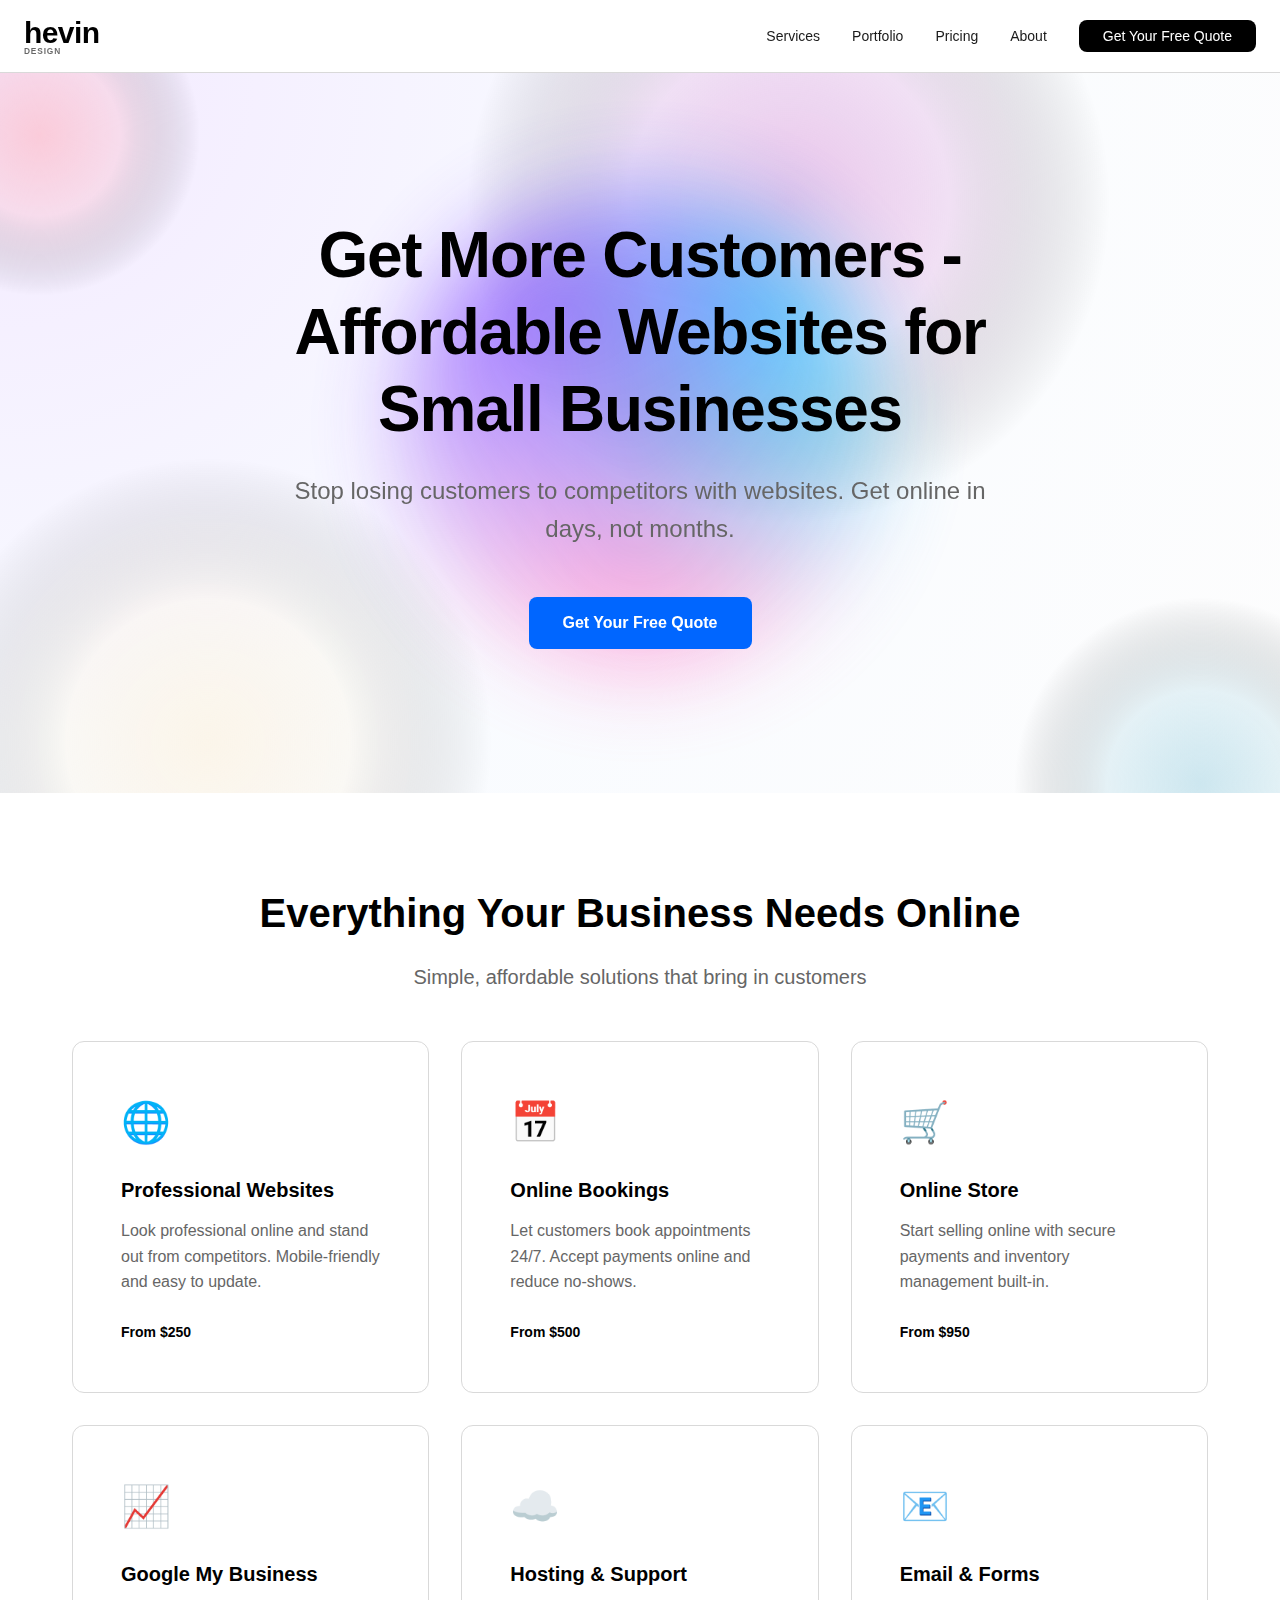
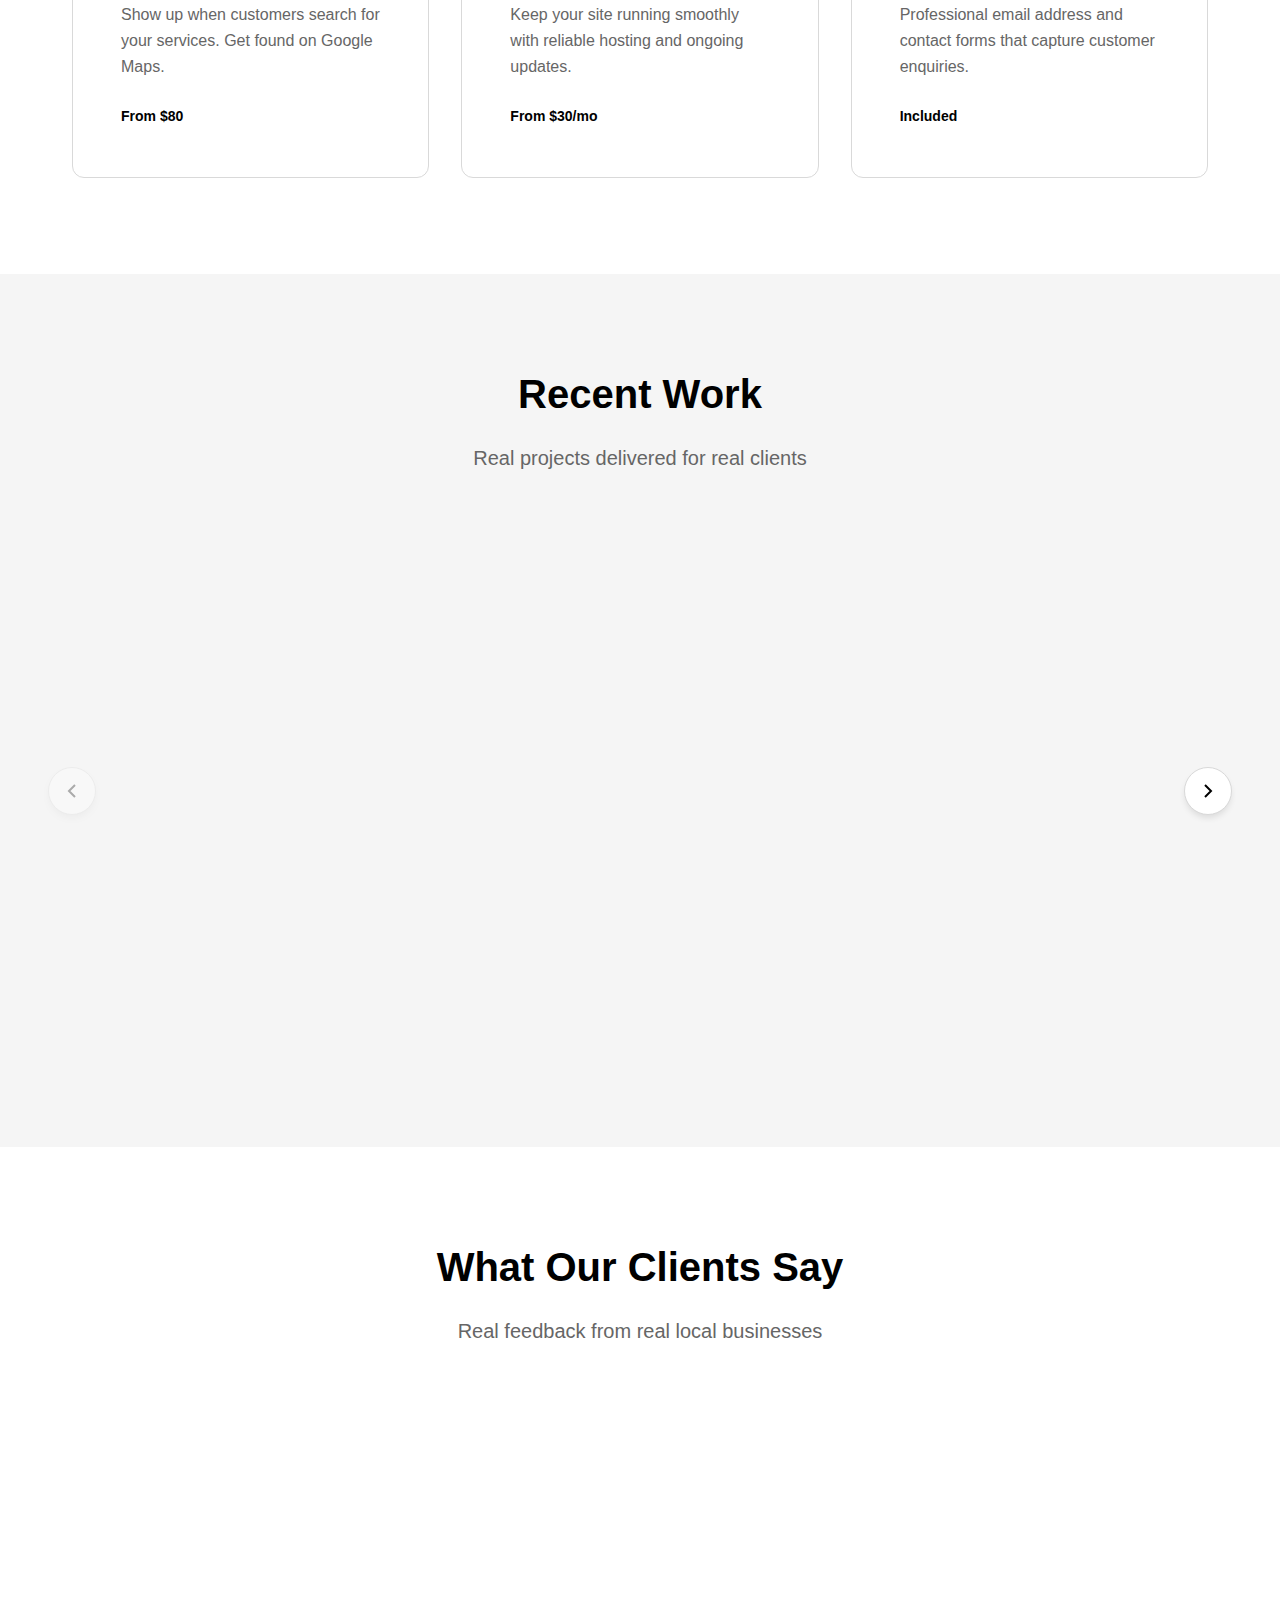
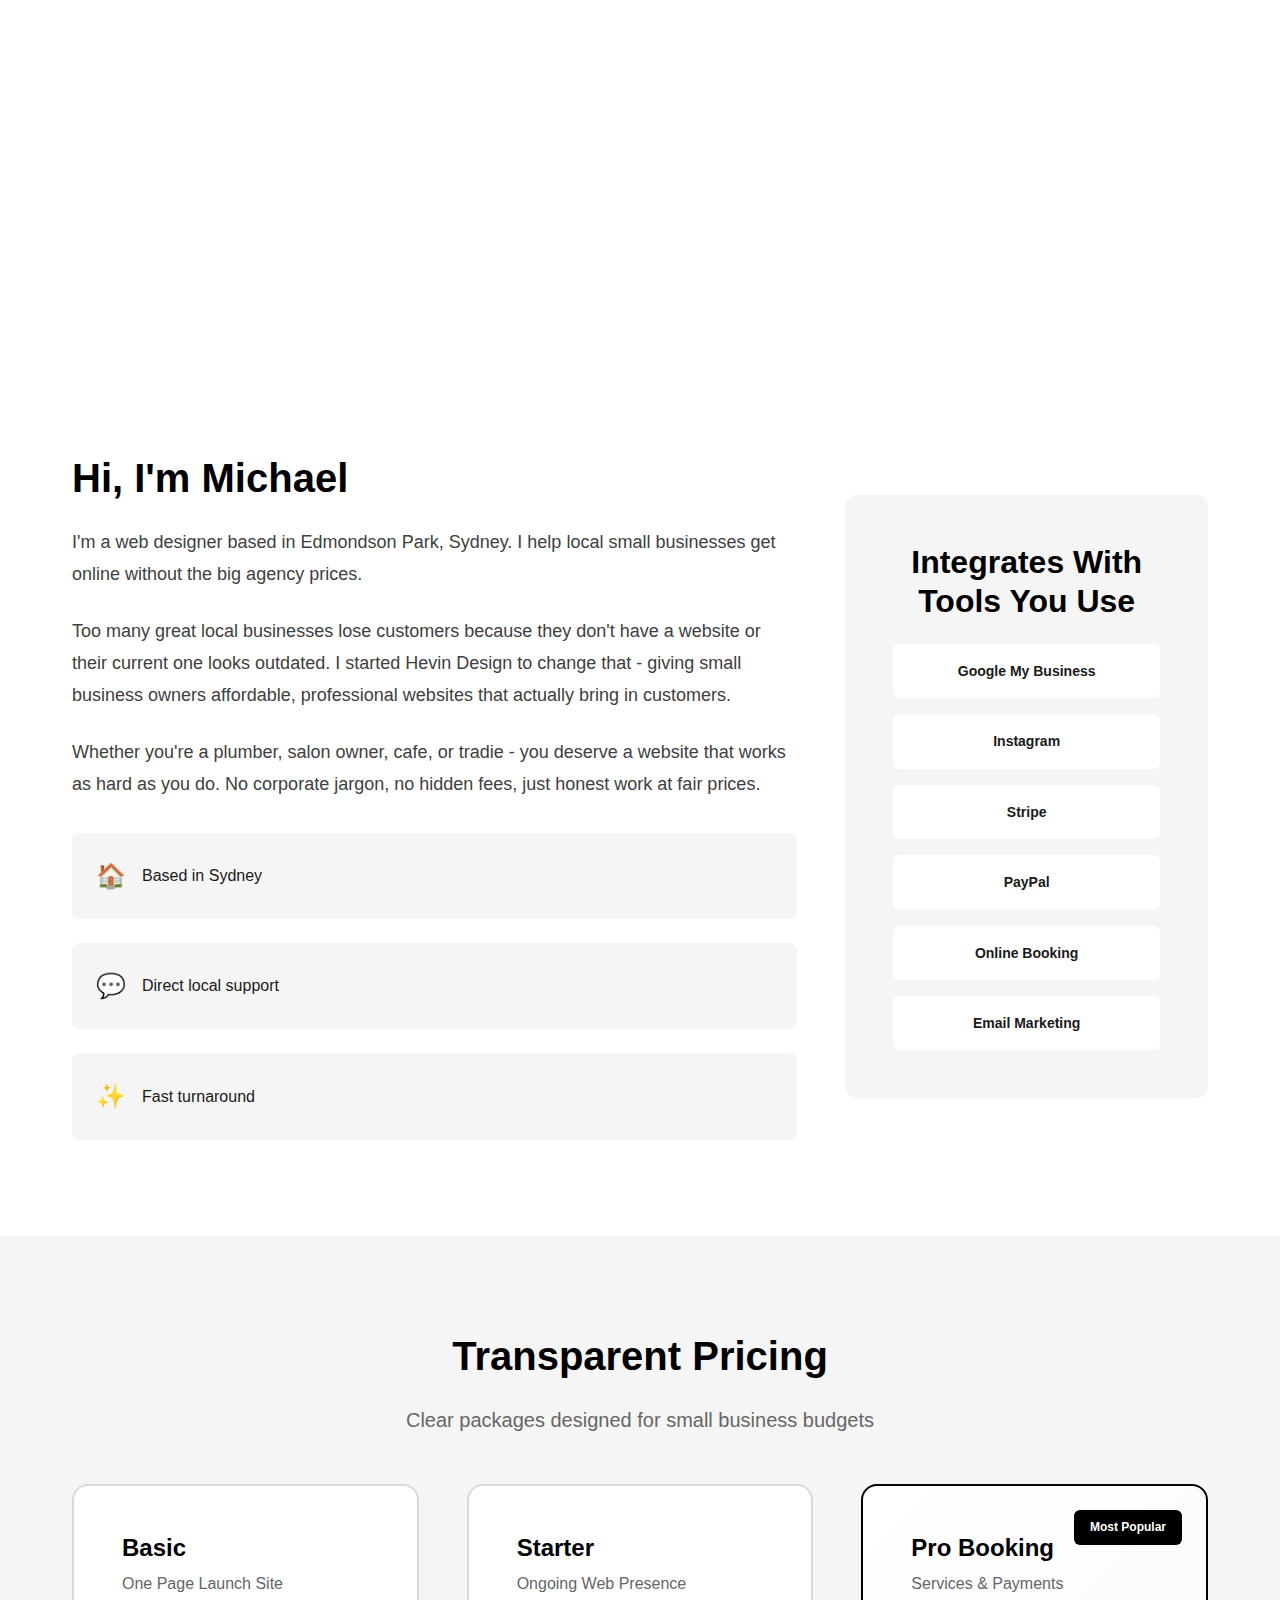
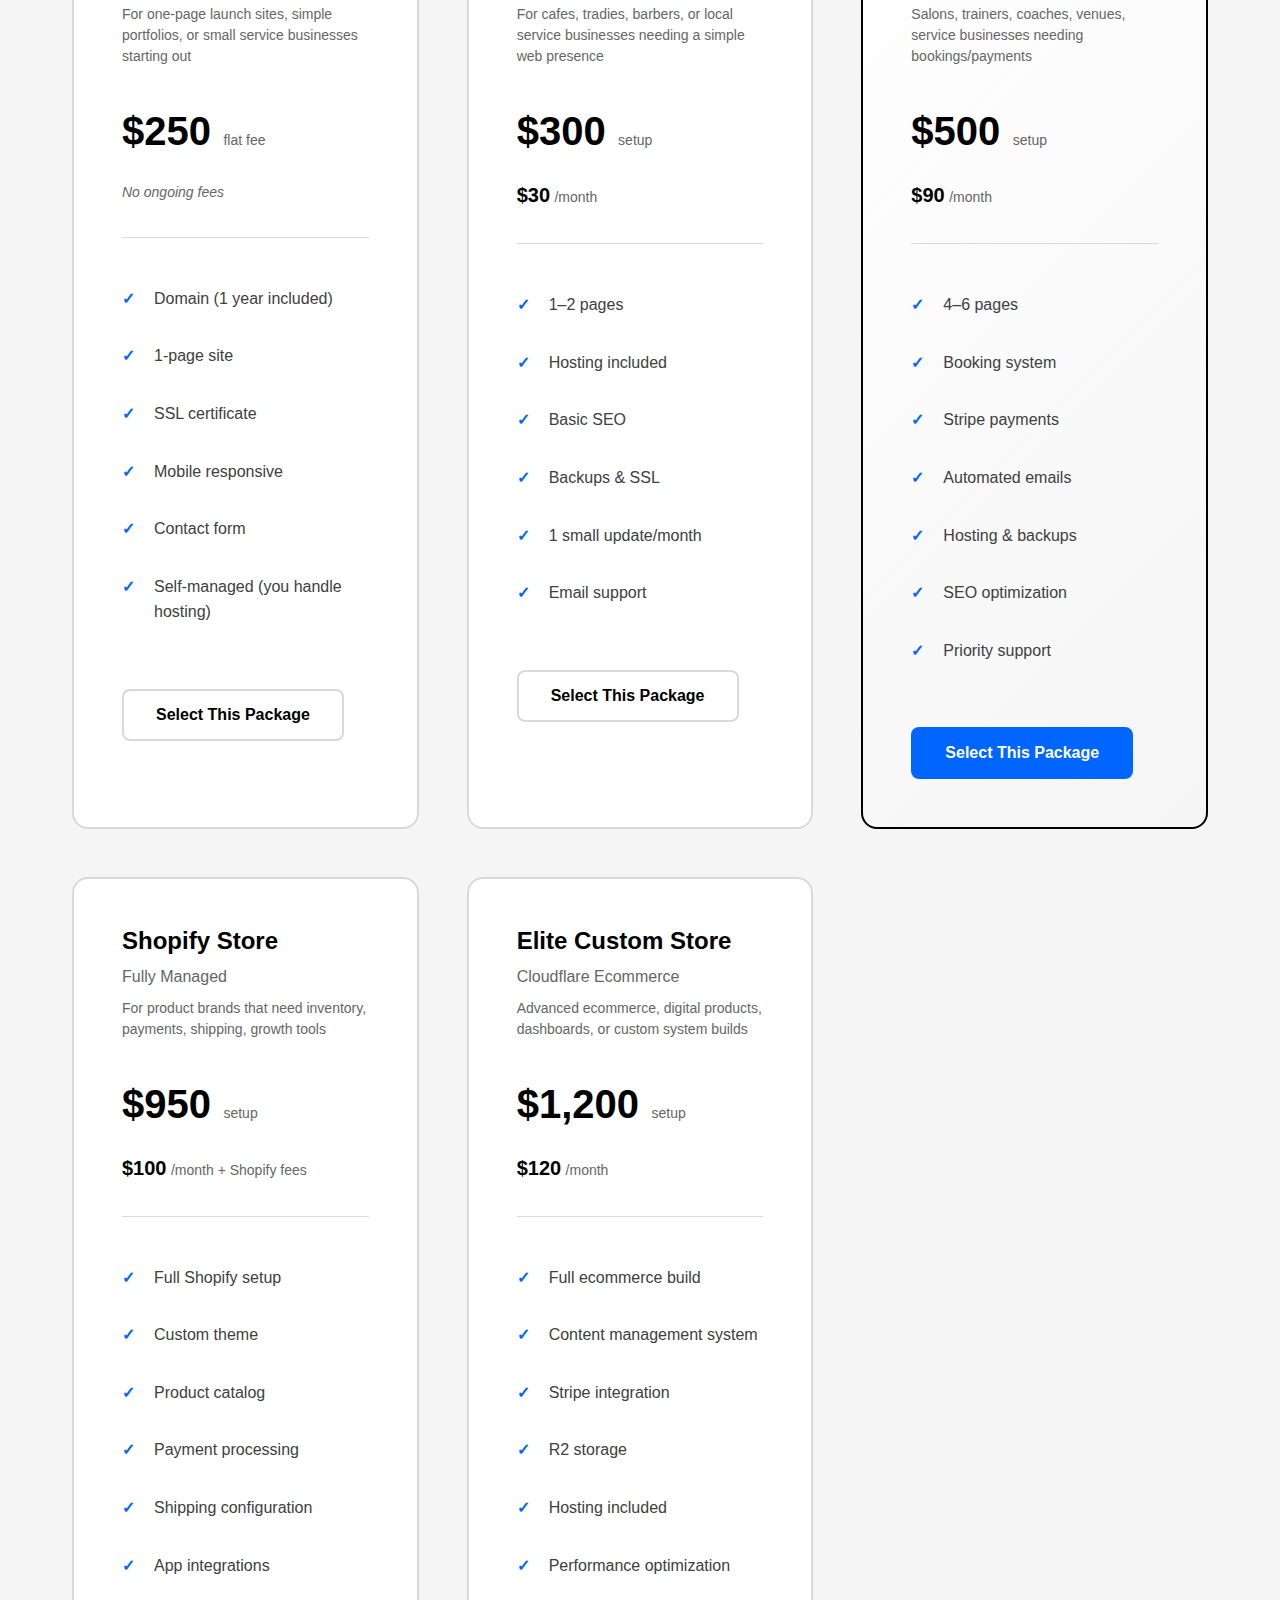
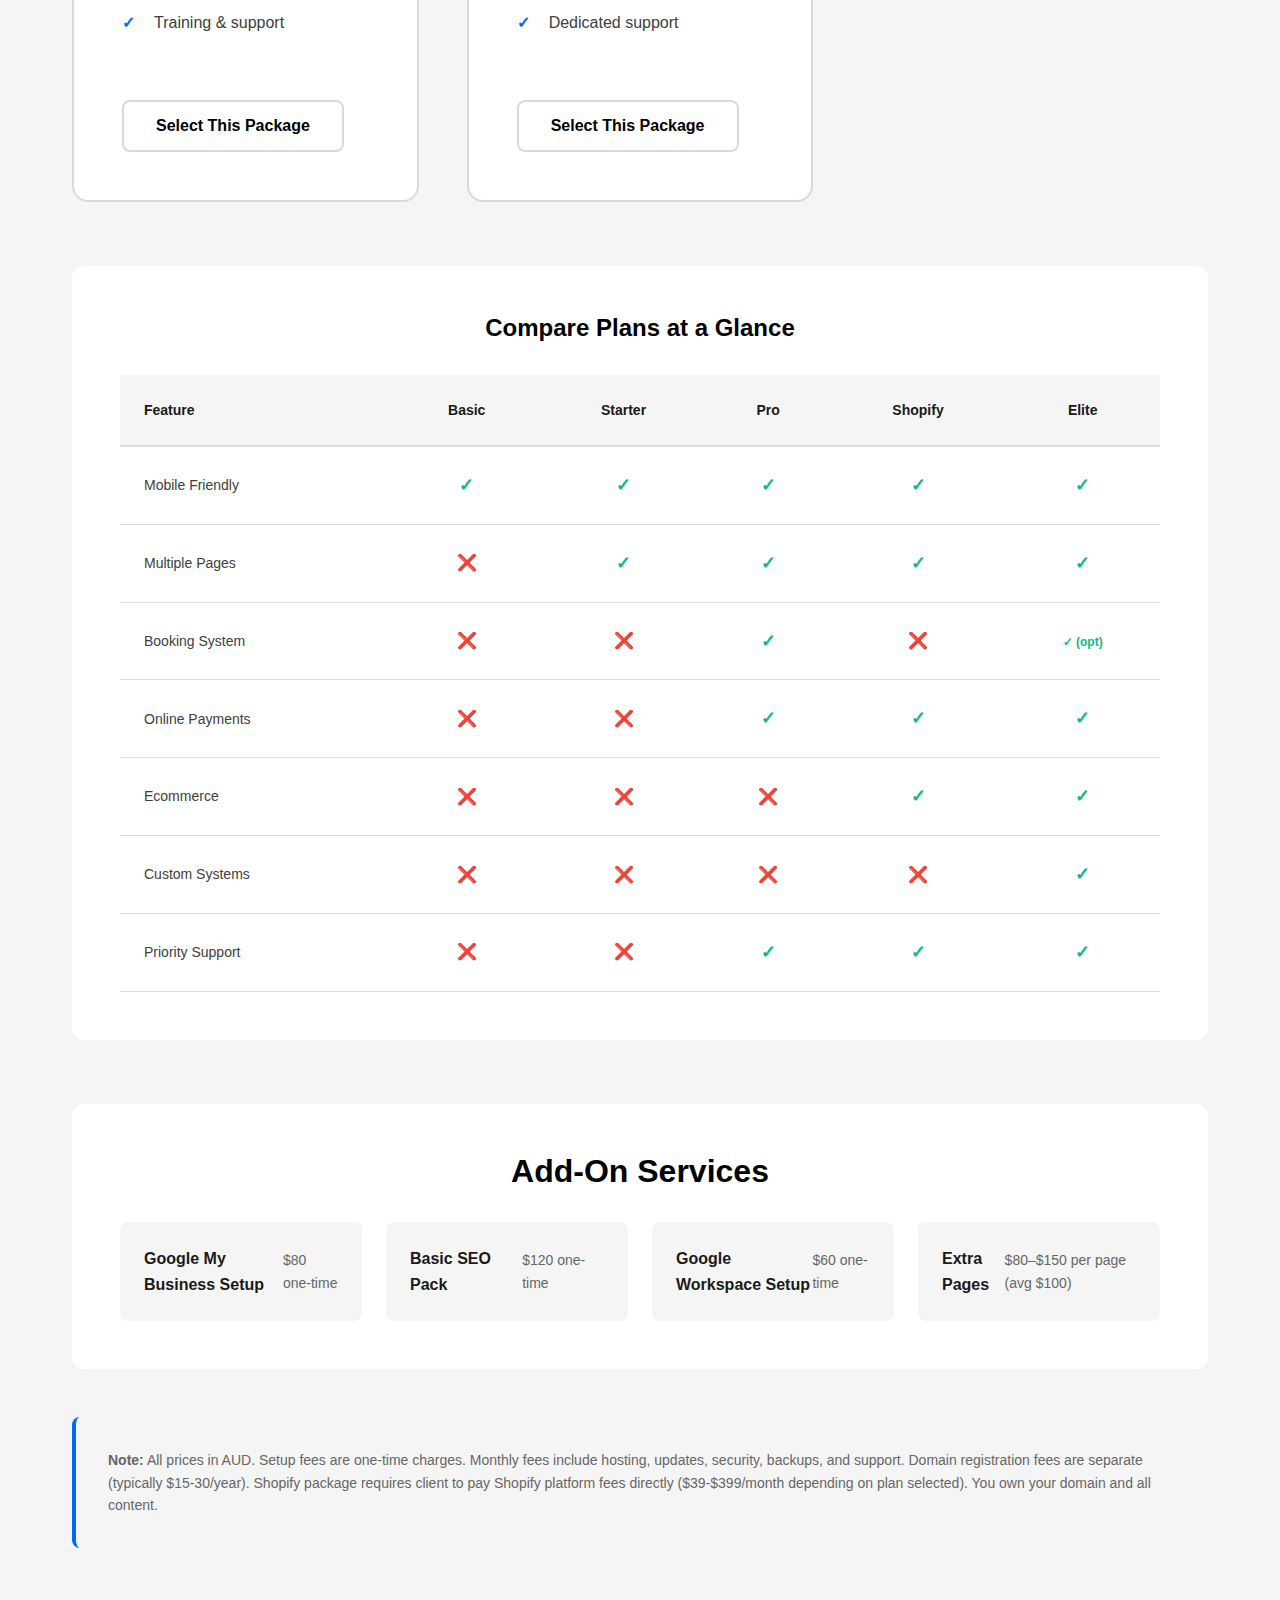
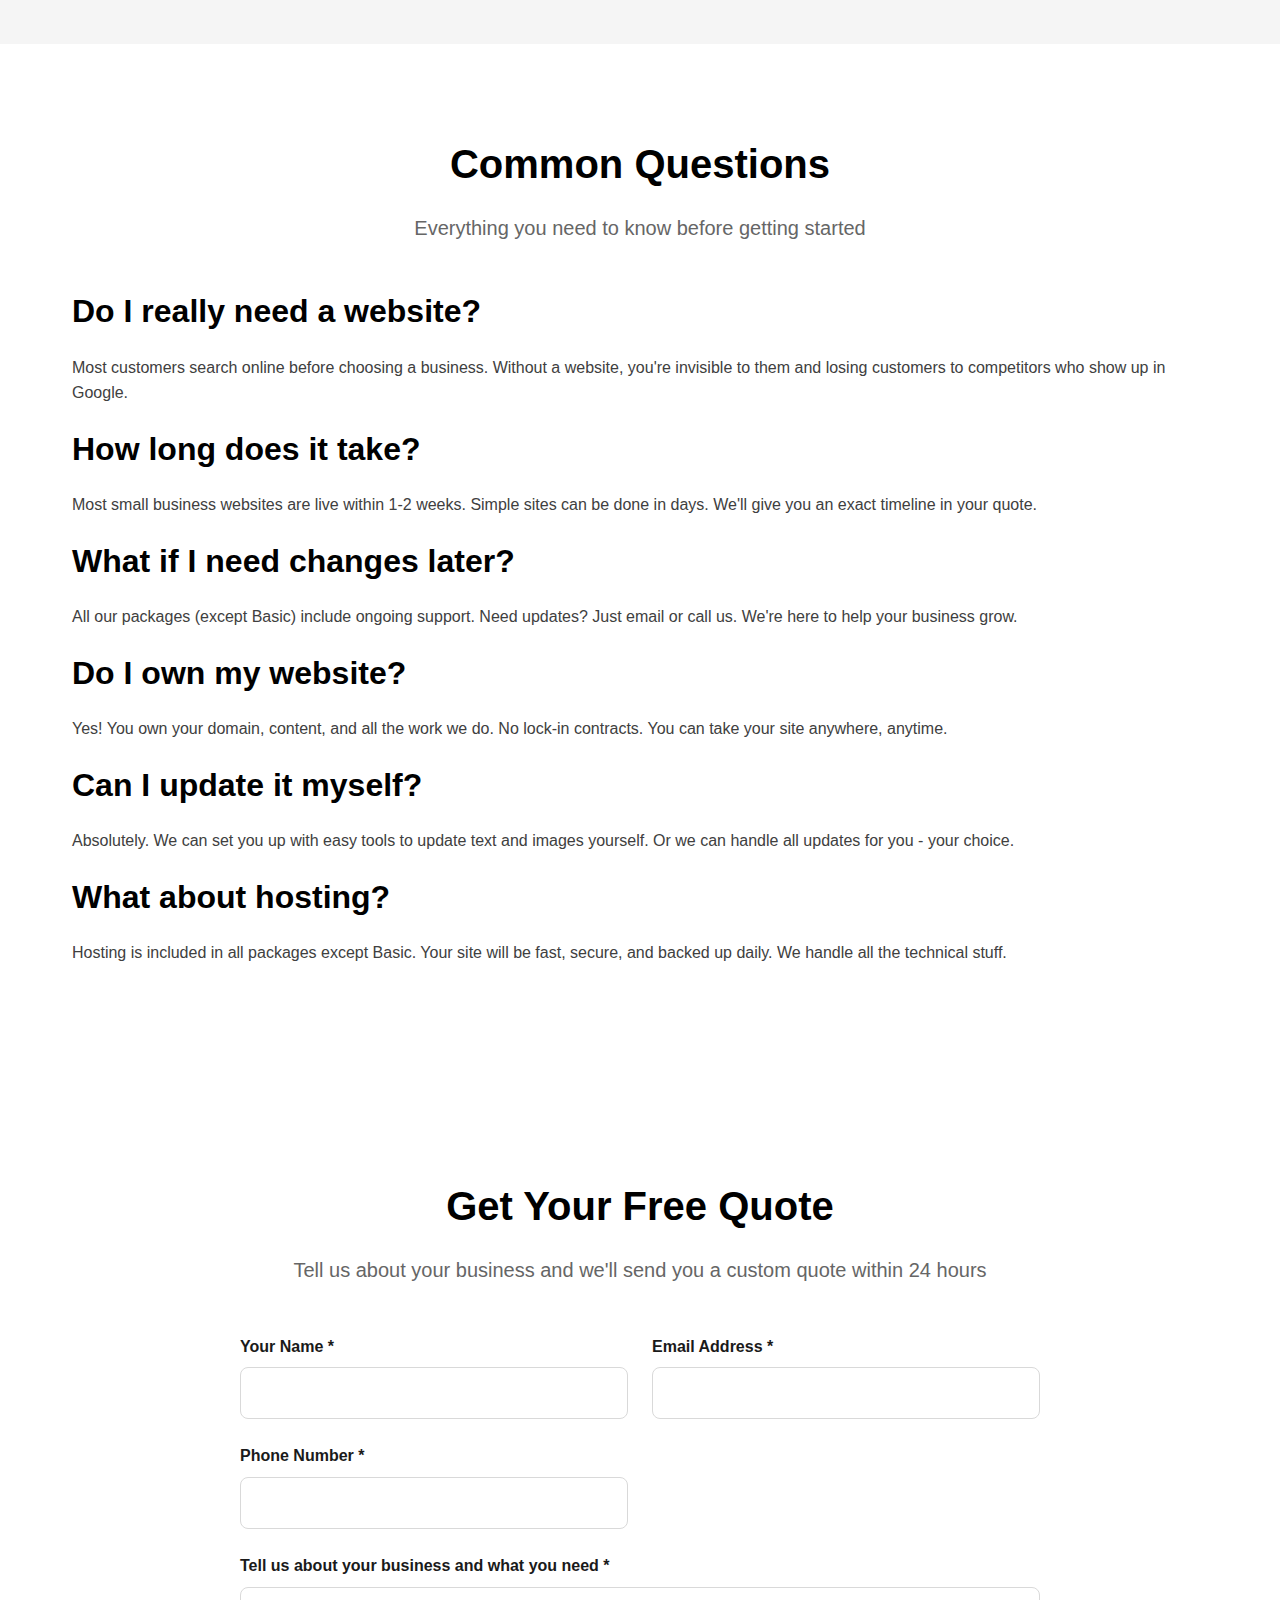
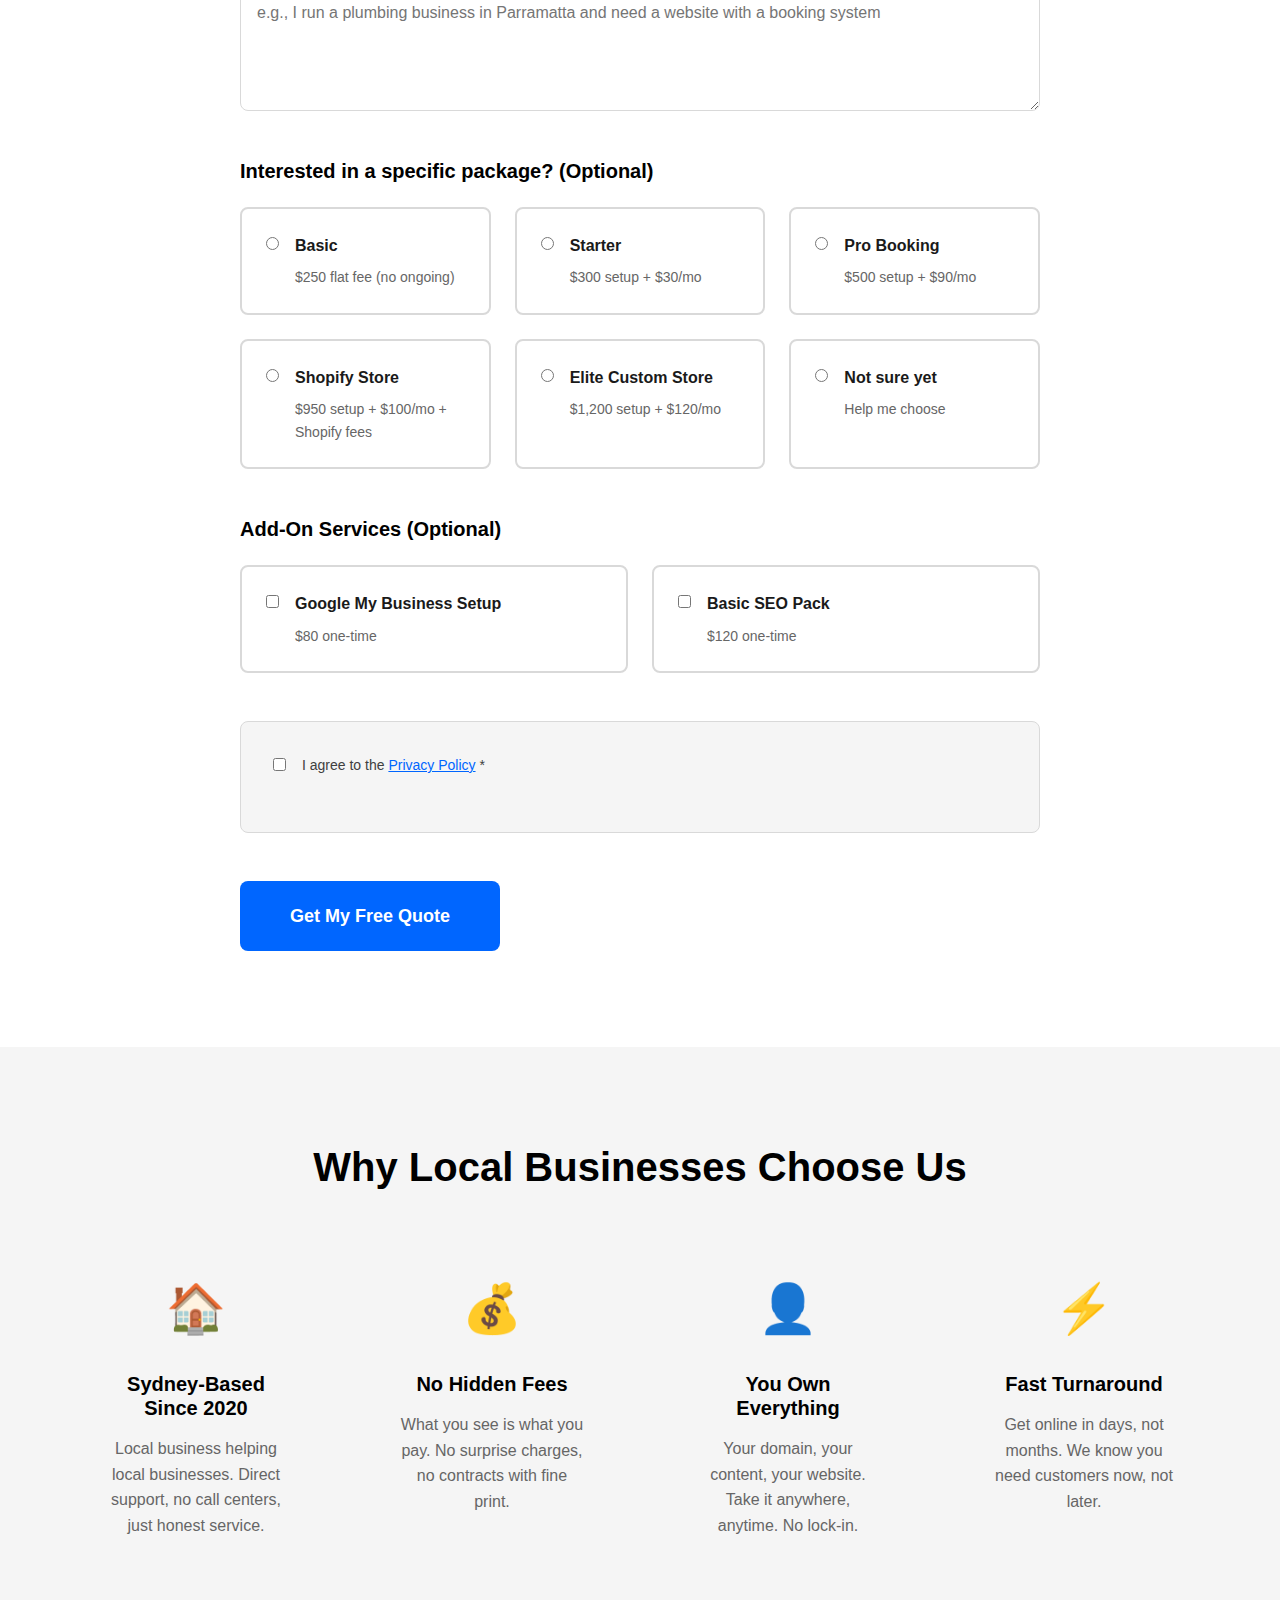
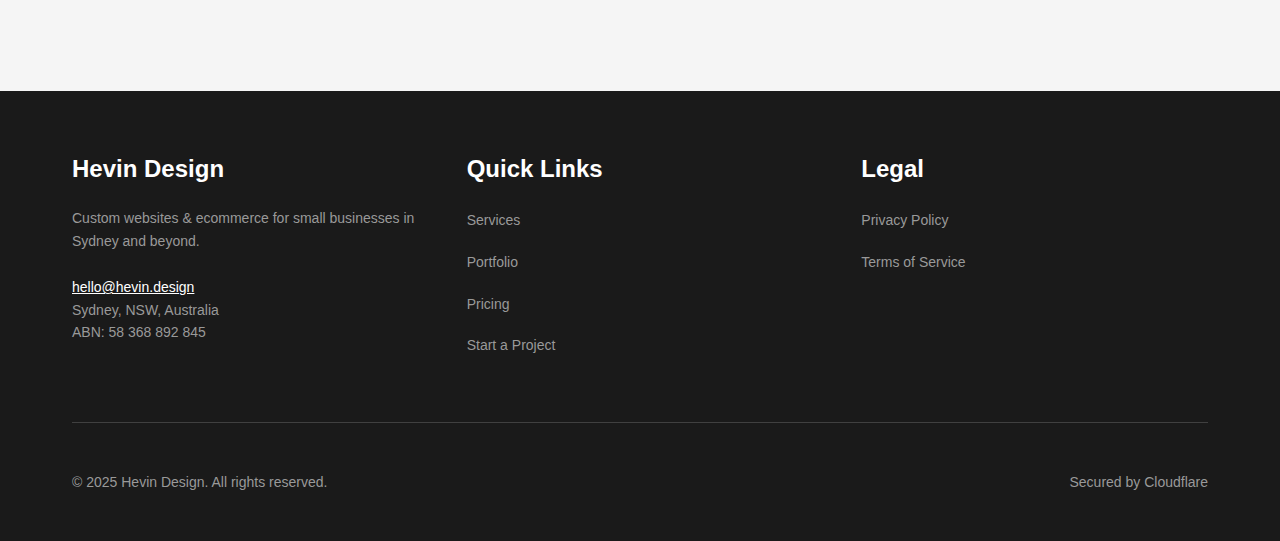
<file: index.html>
<!DOCTYPE html>
<html lang="en">
<head>
    <meta charset="UTF-8">
    <meta name="viewport" content="width=device-width, initial-scale=1.0">
    <meta name="description" content="Affordable websites for small businesses. Get more customers online without big agency prices. Plumbers, salons, cafes, tradies - get online in days.">
    <meta name="keywords" content="affordable websites, small business web design, local business websites, plumber websites, salon websites, tradie websites, web designer">
    <meta property="og:title" content="Get More Customers - Affordable Websites for Small Businesses">
    <meta property="og:description" content="Stop losing customers to competitors with websites. Professional websites for plumbers, salons, cafes, tradies. Get online in days, not months.">
    <meta property="og:image" content="https://hevin.design/logo.svg">
    <meta property="og:url" content="https://hevin.design">
    <meta name="author" content="Hevin Design">
    <meta name="robots" content="index, follow">
    <!-- TODO: PRODUCTION - Remove 'unsafe-inline' from CSP and use nonces or hashes for better security -->
    <meta http-equiv="Content-Security-Policy" content="default-src 'self'; script-src 'self' 'unsafe-inline' https://www.googletagmanager.com https://static.cloudflareinsights.com; style-src 'self' 'unsafe-inline' https://fonts.googleapis.com; font-src 'self' https://fonts.gstatic.com; img-src 'self' data: https:; connect-src 'self' https://formspree.io https://www.googletagmanager.com; frame-ancestors 'none'; base-uri 'self'; form-action 'self' https://formspree.io;">
    <link rel="canonical" href="https://hevin.design">
    <title>Affordable Websites for Small Businesses | Get More Customers</title>
    
    <!-- Favicon -->
    <link rel="icon" type="image/x-icon" href="favicon.ico">
    <link rel="icon" type="image/svg+xml" href="favicon.svg">
    <link rel="apple-touch-icon" sizes="192x192" href="favicon-192.png">
    <link rel="manifest" href="site.webmanifest">
    
    <!-- Fonts -->
    <link rel="preconnect" href="https://fonts.googleapis.com">
    <link rel="preconnect" href="https://fonts.gstatic.com" crossorigin>
    <link href="https://fonts.googleapis.com/css2?family=Inter:wght@400;500;600;700;800&display=swap" rel="stylesheet">
    
    <link rel="stylesheet" href="styles.min.css">
    <script defer src="scripts.min.js"></script>
</head>
<body>
    <!-- Navigation -->
    <nav class="main-nav">
        <div class="nav-container">
            <a href="/" class="nav-logo">
                <img src="logo-transparent.svg" alt="Hevin Design" width="120" height="48">
            </a>
            <button class="menu-toggle" aria-label="Toggle menu" aria-expanded="false">
                <span></span>
                <span></span>
                <span></span>
            </button>
            <ul class="nav-menu">
                <li><a href="#services">Services</a></li>
                <li><a href="#portfolio">Portfolio</a></li>
                <li><a href="#pricing">Pricing</a></li>
                <li><a href="#about">About</a></li>
                <li><a href="#enquiry" class="nav-cta">Get Your Free Quote</a></li>
            </ul>
        </div>
    </nav>

    <main>
        <!-- Hero Section -->
        <section id="home" class="hero">
            <canvas id="hero-canvas" class="hero-canvas" aria-hidden="true"></canvas>
            <div class="hero-content">
                <h1>Get More Customers - Affordable Websites for Small Businesses</h1>
                <p class="hero-subtitle">Stop losing customers to competitors with websites. Get online in days, not months.</p>
                <div class="hero-cta hero-cta-center">
                    <a href="#enquiry" class="btn btn-primary">Get Your Free Quote</a>
                </div>
            </div>
            <div class="hero-visual">
                <div class="gradient-orb"></div>
            </div>
        </section>

        <!-- Services Section -->
        <section id="services" class="services">
            <div class="container">
                <h2>Everything Your Business Needs Online</h2>
                <p class="section-subtitle">Simple, affordable solutions that bring in customers</p>
                <div class="services-grid">
                    <div class="service-card">
                        <div class="service-icon">🌐</div>
                        <h3>Professional Websites</h3>
                        <p>Look professional online and stand out from competitors. Mobile-friendly and easy to update.</p>
                        <span class="service-price">From $250</span>
                    </div>
                    <div class="service-card">
                        <div class="service-icon">📅</div>
                        <h3>Online Bookings</h3>
                        <p>Let customers book appointments 24/7. Accept payments online and reduce no-shows.</p>
                        <span class="service-price">From $500</span>
                    </div>
                    <div class="service-card">
                        <div class="service-icon">🛒</div>
                        <h3>Online Store</h3>
                        <p>Start selling online with secure payments and inventory management built-in.</p>
                        <span class="service-price">From $950</span>
                    </div>
                    <div class="service-card">
                        <div class="service-icon">📈</div>
                        <h3>Google My Business</h3>
                        <p>Show up when customers search for your services. Get found on Google Maps.</p>
                        <span class="service-price">From $80</span>
                    </div>
                    <div class="service-card">
                        <div class="service-icon">☁️</div>
                        <h3>Hosting & Support</h3>
                        <p>Keep your site running smoothly with reliable hosting and ongoing updates.</p>
                        <span class="service-price">From $30/mo</span>
                    </div>
                    <div class="service-card">
                        <div class="service-icon">📧</div>
                        <h3>Email & Forms</h3>
                        <p>Professional email address and contact forms that capture customer enquiries.</p>
                        <span class="service-price">Included</span>
                    </div>
                </div>
            </div>
        </section>

        <!-- Portfolio Section -->
        <section id="portfolio" class="portfolio">
            <div class="container">
                <h2>Recent Work</h2>
                <p class="section-subtitle">Real projects delivered for real clients</p>
                
                <!-- Unified Portfolio Carousel -->
                <div class="portfolio-carousel-wrapper">
                    <button class="carousel-nav carousel-nav-prev" aria-label="Previous project" disabled>
                        <svg width="24" height="24" viewBox="0 0 24 24" fill="none" stroke="currentColor" stroke-width="2">
                            <path d="M15 18l-6-6 6-6"/>
                        </svg>
                    </button>
                    <button class="carousel-nav carousel-nav-next" aria-label="Next project">
                        <svg width="24" height="24" viewBox="0 0 24 24" fill="none" stroke="currentColor" stroke-width="2">
                            <path d="M9 18l6-6-6-6"/>
                        </svg>
                    </button>
                    <div class="portfolio-carousel" role="region" aria-label="Portfolio projects">
                        <article class="portfolio-card">
                            <a href="https://associatedprinting.pages.dev/" target="_blank" rel="noopener" class="portfolio-card-image">
                                <img src="apg.png" alt="Associated Printing website" loading="lazy" width="800" height="500">
                            </a>
                            <div class="portfolio-card-content">
                                <div class="portfolio-card-info">
                                    <h3>Associated Printing</h3>
                                    <p class="portfolio-meta">Local Service Business</p>
                                    <p class="portfolio-description">Clean, professional site for a print shop. Service listings, contact forms, and mobile-friendly design.</p>
                                    <p class="portfolio-usecase">Perfect for: Tradies, local services, small businesses</p>
                                </div>
                                <a href="https://associatedprinting.pages.dev/" target="_blank" rel="noopener" class="btn btn-portfolio">View Live →</a>
                            </div>
                        </article>
                        
                        <article class="portfolio-card">
                            <a href="https://yourbig.day/" target="_blank" rel="noopener" class="portfolio-card-image">
                                <img src="ybd.png" alt="YourBigDay event management platform" loading="lazy" width="800" height="500">
                            </a>
                            <div class="portfolio-card-content">
                                <div class="portfolio-card-info">
                                    <h3>YourBigDay</h3>
                                    <p class="portfolio-meta">Online Booking & Event Management</p>
                                    <p class="portfolio-description">Custom event system with guest management, QR-code uploads, and automated RSVPs.</p>
                                    <p class="portfolio-usecase">Perfect for: Events, venues, booking systems</p>
                                </div>
                                <a href="https://yourbig.day/" target="_blank" rel="noopener" class="btn btn-portfolio">View Live →</a>
                            </div>
                        </article>
                        
                        <article class="portfolio-card">
                            <a href="https://prodbypiras.h3vin.workers.dev/" target="_blank" rel="noopener" class="portfolio-card-image">
                                <img src="prod.png" alt="ProductionbyPiras digital store" loading="lazy" width="800" height="500">
                            </a>
                            <div class="portfolio-card-content">
                                <div class="portfolio-card-info">
                                    <h3>ProductionbyPiras</h3>
                                    <p class="portfolio-meta">Online Store</p>
                                    <p class="portfolio-description">Digital product store with secure payments, instant delivery, and easy management.</p>
                                    <p class="portfolio-usecase">Perfect for: Online stores, digital products</p>
                                </div>
                                <a href="https://prodbypiras.h3vin.workers.dev/" target="_blank" rel="noopener" class="btn btn-portfolio">View Live →</a>
                            </div>
                        </article>
                        
                        <article class="portfolio-card">
                            <a href="https://jamieandmichaelwedding.com/" target="_blank" rel="noopener" class="portfolio-card-image">
                                <img src="mandj.png" alt="Jamie & Michael's Wedding custom site" loading="lazy" width="800" height="500">
                            </a>
                            <div class="portfolio-card-content">
                                <div class="portfolio-card-info">
                                    <h3>Wedding Website</h3>
                                    <p class="portfolio-meta">Custom Event Site</p>
                                    <p class="portfolio-description">RSVP tracking, guest management, photo galleries, and automated confirmations.</p>
                                    <p class="portfolio-usecase">Perfect for: Special events, celebrations</p>
                                </div>
                                <a href="https://jamieandmichaelwedding.com/" target="_blank" rel="noopener" class="btn btn-portfolio">View Live →</a>
                            </div>
                        </article>
                        
                        <article class="portfolio-card">
                            <a href="https://fishtank.news/" target="_blank" rel="noopener" class="portfolio-card-image">
                                <img src="ftn.png" alt="Fishtank News platform" loading="lazy" width="800" height="500">
                            </a>
                            <div class="portfolio-card-content">
                                <div class="portfolio-card-info">
                                    <h3>Fishtank News</h3>
                                    <p class="portfolio-meta">Content Platform</p>
                                    <p class="portfolio-description">Publication site with content management, image hosting, and editorial workflows.</p>
                                    <p class="portfolio-usecase">Perfect for: Blogs, news sites, content creators</p>
                                </div>
                                <a href="https://fishtank.news/" target="_blank" rel="noopener" class="btn btn-portfolio">View Live →</a>
                            </div>
                        </article>
                        
                        <article class="portfolio-card">
                            <a href="https://h3v.in/portfolio" target="_blank" rel="noopener" class="portfolio-card-image">
                                <img src="h3v.in.png" alt="h3v.in creative portfolio" loading="lazy" width="800" height="500">
                            </a>
                            <div class="portfolio-card-content">
                                <div class="portfolio-card-info">
                                    <h3>Creative Portfolio</h3>
                                    <p class="portfolio-meta">Personal Brand Site</p>
                                    <p class="portfolio-description">Interactive showcase with portfolio, galleries, and contact features.</p>
                                    <p class="portfolio-usecase">Perfect for: Creatives, freelancers, portfolios</p>
                                </div>
                                <a href="https://h3v.in/portfolio" target="_blank" rel="noopener" class="btn btn-portfolio">View Live →</a>
                            </div>
                        </article>
                    </div>
                </div>
            </div>
        </section>

        <!-- Testimonials Section -->
        <section id="testimonials" class="testimonials">
            <div class="container">
                <h2>What Our Clients Say</h2>
                <p class="section-subtitle">Real feedback from real local businesses</p>
                <div class="testimonials-grid">
                    <div class="testimonial-card">
                        <div class="testimonial-rating">★★★★★</div>
                        <p class="testimonial-text">"Michael built us a professional website in less than a week. We've already had 5 new customers book through the site. Best investment we've made for the business."</p>
                        <div class="testimonial-author">
                            <strong>Sarah T.</strong>
                            <span>Hair Salon Owner, Campbelltown</span>
                        </div>
                    </div>
                    <div class="testimonial-card">
                        <div class="testimonial-rating">★★★★★</div>
                        <p class="testimonial-text">"Finally have a website that doesn't look like it's from 2005. Easy to work with, no tech jargon, just got it done. Highly recommend for any tradie."</p>
                        <div class="testimonial-author">
                            <strong>John M.</strong>
                            <span>Plumbing Business, Penrith</span>
                        </div>
                    </div>
                    <div class="testimonial-card">
                        <div class="testimonial-rating">★★★★★</div>
                        <p class="testimonial-text">"Affordable pricing, quick turnaround, and looks better than our competitor's sites that cost them thousands. Will definitely use again."</p>
                        <div class="testimonial-author">
                            <strong>Lisa K.</strong>
                            <span>Cafe Owner, Liverpool</span>
                        </div>
                    </div>
                </div>
            </div>
        </section>

        <!-- About Section -->
        <section id="about" class="about">
            <div class="container">
                <div class="about-content">
                    <div class="about-text">
                        <h2>Hi, I'm Michael</h2>
                        <p>I'm a web designer based in Edmondson Park, Sydney. I help local small businesses get online without the big agency prices.</p>
                        <p>Too many great local businesses lose customers because they don't have a website or their current one looks outdated. I started Hevin Design to change that - giving small business owners affordable, professional websites that actually bring in customers.</p>
                        <p>Whether you're a plumber, salon owner, cafe, or tradie - you deserve a website that works as hard as you do. No corporate jargon, no hidden fees, just honest work at fair prices.</p>
                        <div class="about-features">
                            <div class="about-feature">
                                <span class="feature-icon">🏠</span>
                                <span>Based in Sydney</span>
                            </div>
                            <div class="about-feature">
                                <span class="feature-icon">💬</span>
                                <span>Direct local support</span>
                            </div>
                            <div class="about-feature">
                                <span class="feature-icon">✨</span>
                                <span>Fast turnaround</span>
                            </div>
                        </div>
                    </div>
                    <div class="about-visual">
                        <div class="tech-stack">
                            <h3>Integrates With Tools You Use</h3>
                            <div class="tech-logos">
                                <span class="tech-logo">Google My Business</span>
                                <span class="tech-logo">Instagram</span>
                                <span class="tech-logo">Stripe</span>
                                <span class="tech-logo">PayPal</span>
                                <span class="tech-logo">Online Booking</span>
                                <span class="tech-logo">Email Marketing</span>
                            </div>
                        </div>
                    </div>
                </div>
            </div>
        </section>

        <!-- Pricing Section -->
        <section id="pricing" class="pricing">
            <div class="container">
                <h2>Transparent Pricing</h2>
                <p class="section-subtitle">Clear packages designed for small business budgets</p>
                <div class="pricing-grid">
                    <div class="pricing-card" data-package="basic">
                        <div class="pricing-header">
                            <h3>Basic</h3>
                            <p class="pricing-description">One Page Launch Site</p>
                            <p class="pricing-usecase">For one-page launch sites, simple portfolios, or small service businesses starting out</p>
                        </div>
                        <div class="pricing-price">
                            <span class="price-amount">$250</span>
                            <span class="price-period">flat fee</span>
                        </div>
                        <div class="pricing-monthly">
                            <span class="monthly-note">No ongoing fees</span>
                        </div>
                        <button class="pricing-toggle" aria-label="View details" aria-expanded="false">
                            <svg width="16" height="16" viewBox="0 0 24 24" fill="none" stroke="currentColor" stroke-width="3" stroke-linecap="round" stroke-linejoin="round">
                                <path d="M9 18l6-6-6-6"/>
                            </svg>
                        </button>
                        <ul class="pricing-features">
                            <li>Domain (1 year included)</li>
                            <li>1-page site</li>
                            <li>SSL certificate</li>
                            <li>Mobile responsive</li>
                            <li>Contact form</li>
                            <li>Self-managed (you handle hosting)</li>
                        </ul>
                        <a href="#enquiry" class="btn btn-outline" data-package="basic">Select This Package</a>
                    </div>
                    
                    <div class="pricing-card" data-package="starter">
                        <div class="pricing-header">
                            <h3>Starter</h3>
                            <p class="pricing-description">Ongoing Web Presence</p>
                            <p class="pricing-usecase">For cafes, tradies, barbers, or local service businesses needing a simple web presence</p>
                        </div>
                        <div class="pricing-price">
                            <span class="price-amount">$300</span>
                            <span class="price-period">setup</span>
                        </div>
                        <div class="pricing-monthly">
                            <span class="monthly-amount">$30</span>
                            <span class="monthly-period">/month</span>
                        </div>
                        <button class="pricing-toggle" aria-label="View details" aria-expanded="false">
                            <svg width="16" height="16" viewBox="0 0 24 24" fill="none" stroke="currentColor" stroke-width="3" stroke-linecap="round" stroke-linejoin="round">
                                <path d="M9 18l6-6-6-6"/>
                            </svg>
                        </button>
                        <ul class="pricing-features">
                            <li>1–2 pages</li>
                            <li>Hosting included</li>
                            <li>Basic SEO</li>
                            <li>Backups & SSL</li>
                            <li>1 small update/month</li>
                            <li>Email support</li>
                        </ul>
                        <a href="#enquiry" class="btn btn-outline" data-package="starter">Select This Package</a>
                    </div>
                    
                    <div class="pricing-card featured" data-package="pro">
                        <div class="pricing-badge">Most Popular</div>
                        <div class="pricing-header">
                            <h3>Pro Booking</h3>
                            <p class="pricing-description">Services & Payments</p>
                            <p class="pricing-usecase">Salons, trainers, coaches, venues, service businesses needing bookings/payments</p>
                        </div>
                        <div class="pricing-price">
                            <span class="price-amount">$500</span>
                            <span class="price-period">setup</span>
                        </div>
                        <div class="pricing-monthly">
                            <span class="monthly-amount">$90</span>
                            <span class="monthly-period">/month</span>
                        </div>
                        <button class="pricing-toggle" aria-label="View details" aria-expanded="false">
                            <svg width="16" height="16" viewBox="0 0 24 24" fill="none" stroke="currentColor" stroke-width="3" stroke-linecap="round" stroke-linejoin="round">
                                <path d="M9 18l6-6-6-6"/>
                            </svg>
                        </button>
                        <ul class="pricing-features">
                            <li>4–6 pages</li>
                            <li>Booking system</li>
                            <li>Stripe payments</li>
                            <li>Automated emails</li>
                            <li>Hosting & backups</li>
                            <li>SEO optimization</li>
                            <li>Priority support</li>
                        </ul>
                        <a href="#enquiry" class="btn btn-primary" data-package="pro">Select This Package</a>
                    </div>
                    
                    <div class="pricing-card" data-package="shopify">
                        <div class="pricing-header">
                            <h3>Shopify Store</h3>
                            <p class="pricing-description">Fully Managed</p>
                            <p class="pricing-usecase">For product brands that need inventory, payments, shipping, growth tools</p>
                        </div>
                        <div class="pricing-price">
                            <span class="price-amount">$950</span>
                            <span class="price-period">setup</span>
                        </div>
                        <div class="pricing-monthly">
                            <span class="monthly-amount">$100</span>
                            <span class="monthly-period">/month + Shopify fees</span>
                        </div>
                        <button class="pricing-toggle" aria-label="View details" aria-expanded="false">
                            <svg width="16" height="16" viewBox="0 0 24 24" fill="none" stroke="currentColor" stroke-width="3" stroke-linecap="round" stroke-linejoin="round">
                                <path d="M9 18l6-6-6-6"/>
                            </svg>
                        </button>
                        <ul class="pricing-features">
                            <li>Full Shopify setup</li>
                            <li>Custom theme</li>
                            <li>Product catalog</li>
                            <li>Payment processing</li>
                            <li>Shipping configuration</li>
                            <li>App integrations</li>
                            <li>Training & support</li>
                        </ul>
                        <a href="#enquiry" class="btn btn-outline" data-package="shopify">Select This Package</a>
                    </div>
                    
                    <div class="pricing-card" data-package="elite">
                        <div class="pricing-header">
                            <h3>Elite Custom Store</h3>
                            <p class="pricing-description">Cloudflare Ecommerce</p>
                            <p class="pricing-usecase">Advanced ecommerce, digital products, dashboards, or custom system builds</p>
                        </div>
                        <div class="pricing-price">
                            <span class="price-amount">$1,200</span>
                            <span class="price-period">setup</span>
                        </div>
                        <div class="pricing-monthly">
                            <span class="monthly-amount">$120</span>
                            <span class="monthly-period">/month</span>
                        </div>
                        <button class="pricing-toggle" aria-label="View details" aria-expanded="false">
                            <svg width="16" height="16" viewBox="0 0 24 24" fill="none" stroke="currentColor" stroke-width="3" stroke-linecap="round" stroke-linejoin="round">
                                <path d="M9 18l6-6-6-6"/>
                            </svg>
                        </button>
                        <ul class="pricing-features">
                            <li>Full ecommerce build</li>
                            <li>Content management system</li>
                            <li>Stripe integration</li>
                            <li>R2 storage</li>
                            <li>Hosting included</li>
                            <li>Performance optimization</li>
                            <li>Dedicated support</li>
                        </ul>
                        <a href="#enquiry" class="btn btn-outline" data-package="elite">Select This Package</a>
                    </div>
                </div>
                
                <!-- Compare Plans Matrix -->
                <div class="pricing-comparison">
                    <h3>Compare Plans at a Glance</h3>
                    <div class="comparison-table-wrapper">
                        <table class="comparison-table">
                            <thead>
                                <tr>
                                    <th class="feature-column">Feature</th>
                                    <th>Basic</th>
                                    <th>Starter</th>
                                    <th>Pro</th>
                                    <th>Shopify</th>
                                    <th>Elite</th>
                                </tr>
                            </thead>
                            <tbody>
                                <tr>
                                    <td class="feature-name">Mobile Friendly</td>
                                    <td><span class="check">✓</span></td>
                                    <td><span class="check">✓</span></td>
                                    <td><span class="check">✓</span></td>
                                    <td><span class="check">✓</span></td>
                                    <td><span class="check">✓</span></td>
                                </tr>
                                <tr>
                                    <td class="feature-name">Multiple Pages</td>
                                    <td><span class="cross">❌</span></td>
                                    <td><span class="check">✓</span></td>
                                    <td><span class="check">✓</span></td>
                                    <td><span class="check">✓</span></td>
                                    <td><span class="check">✓</span></td>
                                </tr>
                                <tr>
                                    <td class="feature-name">Booking System</td>
                                    <td><span class="cross">❌</span></td>
                                    <td><span class="cross">❌</span></td>
                                    <td><span class="check">✓</span></td>
                                    <td><span class="cross">❌</span></td>
                                    <td><span class="check-note">✓ (opt)</span></td>
                                </tr>
                                <tr>
                                    <td class="feature-name">Online Payments</td>
                                    <td><span class="cross">❌</span></td>
                                    <td><span class="cross">❌</span></td>
                                    <td><span class="check">✓</span></td>
                                    <td><span class="check">✓</span></td>
                                    <td><span class="check">✓</span></td>
                                </tr>
                                <tr>
                                    <td class="feature-name">Ecommerce</td>
                                    <td><span class="cross">❌</span></td>
                                    <td><span class="cross">❌</span></td>
                                    <td><span class="cross">❌</span></td>
                                    <td><span class="check">✓</span></td>
                                    <td><span class="check">✓</span></td>
                                </tr>
                                <tr>
                                    <td class="feature-name">Custom Systems</td>
                                    <td><span class="cross">❌</span></td>
                                    <td><span class="cross">❌</span></td>
                                    <td><span class="cross">❌</span></td>
                                    <td><span class="cross">❌</span></td>
                                    <td><span class="check">✓</span></td>
                                </tr>
                                <tr>
                                    <td class="feature-name">Priority Support</td>
                                    <td><span class="cross">❌</span></td>
                                    <td><span class="cross">❌</span></td>
                                    <td><span class="check">✓</span></td>
                                    <td><span class="check">✓</span></td>
                                    <td><span class="check">✓</span></td>
                                </tr>
                            </tbody>
                        </table>
                    </div>
                </div>
                
                <div class="pricing-addons">
                    <h3>Add-On Services</h3>
                    <div class="addons-grid">
                        <div class="addon-item">
                            <strong>Google My Business Setup</strong>
                            <span>$80 one-time</span>
                        </div>
                        <div class="addon-item">
                            <strong>Basic SEO Pack</strong>
                            <span>$120 one-time</span>
                        </div>
                        <div class="addon-item">
                            <strong>Google Workspace Setup</strong>
                            <span>$60 one-time</span>
                        </div>
                        <div class="addon-item">
                            <strong>Extra Pages</strong>
                            <span>$80–$150 per page (avg $100)</span>
                        </div>
                    </div>
                </div>
                
                <div class="pricing-notes">
                    <p><strong>Note:</strong> All prices in AUD. Setup fees are one-time charges. Monthly fees include hosting, updates, security, backups, and support. Domain registration fees are separate (typically $15-30/year). Shopify package requires client to pay Shopify platform fees directly ($39-$399/month depending on plan selected). You own your domain and all content.</p>
                </div>
            </div>
        </section>

        <!-- FAQ Section -->
        <section id="faq" class="faq">
            <div class="container">
                <h2>Common Questions</h2>
                <p class="section-subtitle">Everything you need to know before getting started</p>
                <div class="faq-grid">
                    <div class="faq-item">
                        <h3>Do I really need a website?</h3>
                        <p>Most customers search online before choosing a business. Without a website, you're invisible to them and losing customers to competitors who show up in Google.</p>
                    </div>
                    <div class="faq-item">
                        <h3>How long does it take?</h3>
                        <p>Most small business websites are live within 1-2 weeks. Simple sites can be done in days. We'll give you an exact timeline in your quote.</p>
                    </div>
                    <div class="faq-item">
                        <h3>What if I need changes later?</h3>
                        <p>All our packages (except Basic) include ongoing support. Need updates? Just email or call us. We're here to help your business grow.</p>
                    </div>
                    <div class="faq-item">
                        <h3>Do I own my website?</h3>
                        <p>Yes! You own your domain, content, and all the work we do. No lock-in contracts. You can take your site anywhere, anytime.</p>
                    </div>
                    <div class="faq-item">
                        <h3>Can I update it myself?</h3>
                        <p>Absolutely. We can set you up with easy tools to update text and images yourself. Or we can handle all updates for you - your choice.</p>
                    </div>
                    <div class="faq-item">
                        <h3>What about hosting?</h3>
                        <p>Hosting is included in all packages except Basic. Your site will be fast, secure, and backed up daily. We handle all the technical stuff.</p>
                    </div>
                </div>
            </div>
        </section>

        <!-- Client Enquiry Section -->
        <section id="enquiry" class="enquiry">
            <div class="container">
                <h2>Get Your Free Quote</h2>
                <p class="section-subtitle">Tell us about your business and we'll send you a custom quote within 24 hours</p>
                
                <form id="enquiry-form" class="enquiry-form" action="https://formspree.io/f/xjknaldb" method="POST">
                    <div class="form-row">
                        <div class="form-group">
                            <label for="name">Your Name *</label>
                            <input type="text" id="name" name="name" required>
                        </div>
                        <div class="form-group">
                            <label for="email">Email Address *</label>
                            <input type="email" id="email" name="email" required>
                        </div>
                    </div>
                    
                    <div class="form-row">
                        <div class="form-group">
                            <label for="phone">Phone Number *</label>
                            <input type="tel" id="phone" name="phone" required>
                        </div>
                    </div>
                    
                    <div class="form-group">
                        <label for="message">Tell us about your business and what you need *</label>
                        <textarea id="message" name="message" rows="5" placeholder="e.g., I run a plumbing business in Parramatta and need a website with a booking system" required></textarea>
                    </div>
                    
                    <div class="form-section">
                        <h3>Interested in a specific package? (Optional)</h3>
                        <div class="package-options">
                            <label class="package-option">
                                <input type="radio" name="package" value="basic" data-setup="250" data-monthly="0">
                                <span class="package-label">
                                    <strong>Basic</strong>
                                    <span class="package-detail">$250 flat fee (no ongoing)</span>
                                </span>
                            </label>
                            <label class="package-option">
                                <input type="radio" name="package" value="starter" data-setup="300" data-monthly="30">
                                <span class="package-label">
                                    <strong>Starter</strong>
                                    <span class="package-detail">$300 setup + $30/mo</span>
                                </span>
                            </label>
                            <label class="package-option">
                                <input type="radio" name="package" value="pro" data-setup="500" data-monthly="90">
                                <span class="package-label">
                                    <strong>Pro Booking</strong>
                                    <span class="package-detail">$500 setup + $90/mo</span>
                                </span>
                            </label>
                            <label class="package-option">
                                <input type="radio" name="package" value="shopify" data-setup="950" data-monthly="100">
                                <span class="package-label">
                                    <strong>Shopify Store</strong>
                                    <span class="package-detail">$950 setup + $100/mo + Shopify fees</span>
                                </span>
                            </label>
                            <label class="package-option">
                                <input type="radio" name="package" value="elite" data-setup="1200" data-monthly="120">
                                <span class="package-label">
                                    <strong>Elite Custom Store</strong>
                                    <span class="package-detail">$1,200 setup + $120/mo</span>
                                </span>
                            </label>
                            <label class="package-option">
                                <input type="radio" name="package" value="not-sure" data-setup="0" data-monthly="0">
                                <span class="package-label">
                                    <strong>Not sure yet</strong>
                                    <span class="package-detail">Help me choose</span>
                                </span>
                            </label>
                        </div>
                    </div>
                    
                    <div class="form-section">
                        <h3>Add-On Services (Optional)</h3>
                        <div class="addon-options">
                            <label class="addon-option">
                                <input type="checkbox" name="addon-gmb" value="gmb" data-setup="80" data-monthly="0">
                                <span class="addon-label">
                                    <strong>Google My Business Setup</strong>
                                    <span class="addon-detail">$80 one-time</span>
                                </span>
                            </label>
                            <label class="addon-option">
                                <input type="checkbox" name="addon-seo" value="seo" data-setup="120" data-monthly="0">
                                <span class="addon-label">
                                    <strong>Basic SEO Pack</strong>
                                    <span class="addon-detail">$120 one-time</span>
                                </span>
                            </label>
                        </div>
                    </div>
                    
                    <div class="price-estimator" id="price-estimator" style="display:none;">
                        <div class="estimate-row">
                            <span class="estimate-label">Setup Cost:</span>
                            <span class="estimate-value" id="setup-cost">$0</span>
                        </div>
                        <div class="estimate-row">
                            <span class="estimate-label">Monthly Cost:</span>
                            <span class="estimate-value" id="monthly-cost">$0/mo</span>
                        </div>
                        <div class="estimate-total">
                            <span class="estimate-label">First Year Total:</span>
                            <span class="estimate-value" id="first-year-cost">$0</span>
                        </div>
                    </div>
                    
                    <div class="form-section legal-section">
                        <label class="legal-checkbox">
                            <input type="checkbox" name="privacy-agree" id="privacy-agree" required>
                            <span>I agree to the <a href="privacy.html" target="_blank">Privacy Policy</a> *</span>
                        </label>
                    </div>
                    
                    <!-- Honeypot spam protection -->
                    <input type="text" name="_gotcha" style="display:none" tabindex="-1" autocomplete="off">
                    
                    <button type="submit" class="btn btn-primary btn-large" id="submit-btn">
                        <span class="btn-text">Get My Free Quote</span>
                        <span class="btn-loader" style="display:none;">Sending...</span>
                    </button>
                    
                    <div id="form-message" class="form-message" style="display:none;"></div>
                </form>
            </div>
        </section>

        <!-- Trust Section -->
        <section id="trust" class="trust">
            <div class="container">
                <h2>Why Local Businesses Choose Us</h2>
                <div class="trust-grid">
                    <div class="trust-item">
                        <div class="trust-icon">🏠</div>
                        <h3>Sydney-Based Since 2020</h3>
                        <p>Local business helping local businesses. Direct support, no call centers, just honest service.</p>
                    </div>
                    <div class="trust-item">
                        <div class="trust-icon">💰</div>
                        <h3>No Hidden Fees</h3>
                        <p>What you see is what you pay. No surprise charges, no contracts with fine print.</p>
                    </div>
                    <div class="trust-item">
                        <div class="trust-icon">👤</div>
                        <h3>You Own Everything</h3>
                        <p>Your domain, your content, your website. Take it anywhere, anytime. No lock-in.</p>
                    </div>
                    <div class="trust-item">
                        <div class="trust-icon">⚡</div>
                        <h3>Fast Turnaround</h3>
                        <p>Get online in days, not months. We know you need customers now, not later.</p>
                    </div>
                </div>
            </div>
        </section>
    </main>

    <!-- Footer -->
    <footer class="footer">
        <div class="container">
            <div class="footer-content">
                <div class="footer-section">
                    <h4>Hevin Design</h4>
                    <p>Custom websites & ecommerce for small businesses in Sydney and beyond.</p>
                    <p class="footer-contact">
                        <a href="mailto:hello@hevin.design">hello@hevin.design</a><br>
                        Sydney, NSW, Australia<br>
                        ABN: 58 368 892 845
                    </p>
                </div>
                <div class="footer-section">
                    <h4>Quick Links</h4>
                    <ul class="footer-links">
                        <li><a href="#services">Services</a></li>
                        <li><a href="#portfolio">Portfolio</a></li>
                        <li><a href="#pricing">Pricing</a></li>
                        <li><a href="#enquiry">Start a Project</a></li>
                    </ul>
                </div>
                <div class="footer-section">
                    <h4>Legal</h4>
                    <ul class="footer-links">
                        <li><a href="privacy.html">Privacy Policy</a></li>
                        <li><a href="terms.html">Terms of Service</a></li>
                    </ul>
                </div>
            </div>
            <div class="footer-bottom">
                <p>&copy; 2025 Hevin Design. All rights reserved.</p>
                <p class="footer-secure">Secured by Cloudflare</p>
            </div>
        </div>
    </footer>
</body>
</html>
</file>
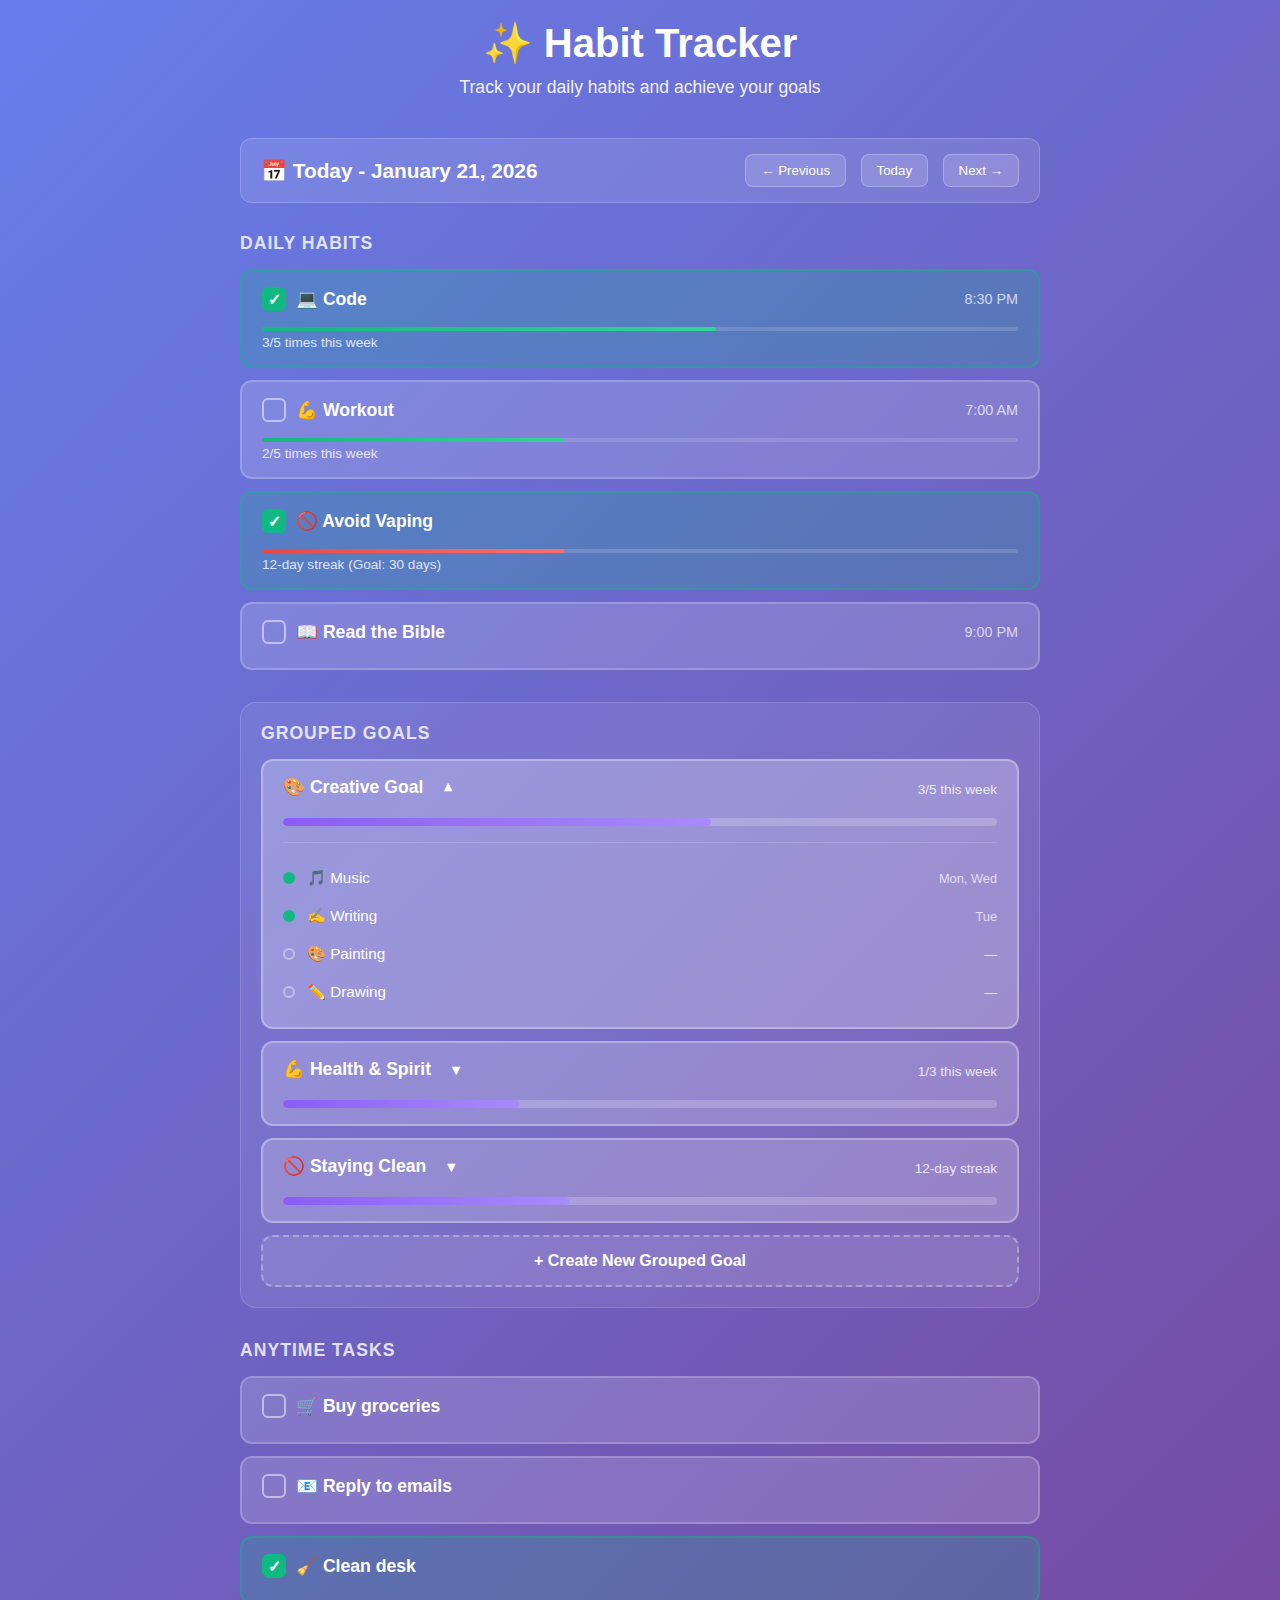
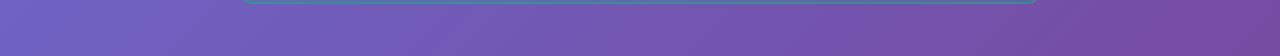
<file: habit-tracker-grouped-goals-mockup.html>
<!DOCTYPE html>
<html lang="en">
<head>
    <meta charset="UTF-8">
    <meta name="viewport" content="width=device-width, initial-scale=1.0">
    <title>Habit Tracker - Grouped Goals Mockup</title>
    <style>
        * {
            margin: 0;
            padding: 0;
            box-sizing: border-box;
        }

        body {
            font-family: 'Inter', -apple-system, BlinkMacSystemFont, 'Segoe UI', Roboto, sans-serif;
            background: linear-gradient(135deg, #667eea 0%, #764ba2 100%);
            min-height: 100vh;
            padding: 20px;
            color: #ffffff;
        }

        .container {
            max-width: 800px;
            margin: 0 auto;
        }

        .header {
            text-align: center;
            margin-bottom: 40px;
        }

        .header h1 {
            font-size: 2.5rem;
            font-weight: 800;
            margin-bottom: 10px;
        }

        .header p {
            font-size: 1.1rem;
            opacity: 0.9;
        }

        .date-selector {
            background: rgba(255, 255, 255, 0.1);
            border-radius: 12px;
            padding: 15px 20px;
            margin-bottom: 30px;
            display: flex;
            justify-content: space-between;
            align-items: center;
            border: 1px solid rgba(255, 255, 255, 0.2);
        }

        .date-selector h2 {
            font-size: 1.3rem;
            font-weight: 600;
        }

        .date-controls button {
            background: rgba(255, 255, 255, 0.15);
            border: 1px solid rgba(255, 255, 255, 0.25);
            color: white;
            padding: 8px 15px;
            border-radius: 8px;
            cursor: pointer;
            margin-left: 10px;
            font-weight: 500;
            transition: all 0.2s;
        }

        .date-controls button:hover {
            background: rgba(255, 255, 255, 0.25);
        }

        /* Section Headers */
        .section-header {
            font-size: 1.1rem;
            font-weight: 700;
            margin-bottom: 15px;
            text-transform: uppercase;
            letter-spacing: 1px;
            opacity: 0.8;
        }

        /* Daily Habits Section */
        .daily-habits {
            margin-bottom: 32px;
        }

        /* Task Item Base */
        .task-item {
            background: rgba(255, 255, 255, 0.15);
            border-radius: 12px;
            padding: 16px 20px;
            margin-bottom: 12px;
            border: 2px solid rgba(255, 255, 255, 0.2);
            transition: all 0.3s;
            cursor: pointer;
        }

        .task-item:hover {
            background: rgba(255, 255, 255, 0.2);
            border-color: rgba(255, 255, 255, 0.35);
            transform: translateY(-2px);
        }

        .task-item.completed {
            background: rgba(16, 185, 129, 0.2);
            border-color: rgba(16, 185, 129, 0.4);
        }

        .task-content {
            display: flex;
            flex-direction: column;
        }

        .task-header {
            display: flex;
            justify-content: space-between;
            align-items: center;
            margin-bottom: 8px;
        }

        .task-name-with-icon {
            display: flex;
            align-items: center;
            gap: 10px;
            font-size: 1.1rem;
            font-weight: 600;
        }

        .task-checkbox {
            width: 24px;
            height: 24px;
            border: 2px solid rgba(255, 255, 255, 0.5);
            border-radius: 6px;
            display: inline-flex;
            align-items: center;
            justify-content: center;
            background: transparent;
            cursor: pointer;
            transition: all 0.2s;
        }

        .task-checkbox:hover {
            border-color: rgba(255, 255, 255, 0.8);
            background: rgba(255, 255, 255, 0.1);
        }

        .task-checkbox.checked {
            background: #10b981;
            border-color: #10b981;
        }

        .task-checkbox.checked::after {
            content: '✓';
            color: white;
            font-size: 16px;
            font-weight: bold;
        }

        .scheduled-time {
            font-size: 0.9rem;
            opacity: 0.7;
            font-weight: 500;
        }

        /* Individual Progress Bar */
        .progress-bar-container {
            margin-top: 8px;
        }

        .progress-bar {
            height: 4px;
            background: rgba(255, 255, 255, 0.15);
            border-radius: 4px;
            overflow: hidden;
            position: relative;
        }

        .progress-fill {
            height: 100%;
            border-radius: 4px;
            transition: width 0.5s ease;
            background: linear-gradient(90deg, #10b981 0%, #34d399 100%);
        }

        .progress-fill.avoidance {
            background: linear-gradient(90deg, #ef4444 0%, #f87171 100%);
        }

        .goal-info {
            font-size: 0.85rem;
            opacity: 0.8;
            margin-top: 4px;
        }

        /* Grouped Goals Section */
        .grouped-goals-section {
            background: rgba(255, 255, 255, 0.08);
            border-radius: 16px;
            padding: 20px;
            margin-bottom: 32px;
            border: 1px solid rgba(255, 255, 255, 0.15);
        }

        .task-item.grouped-goal {
            background: rgba(255, 255, 255, 0.2);
            border: 2px solid rgba(255, 255, 255, 0.3);
        }

        .task-item.grouped-goal:hover {
            background: rgba(255, 255, 255, 0.25);
        }

        .task-item.grouped-goal.expanded {
            background: rgba(255, 255, 255, 0.25);
        }

        .expand-icon {
            transition: transform 0.3s;
            font-size: 0.9rem;
            margin-left: 8px;
        }

        .task-item.grouped-goal.expanded .expand-icon {
            transform: rotate(180deg);
        }

        .grouped-progress-bar {
            height: 8px;
            background: rgba(255, 255, 255, 0.2);
            border-radius: 8px;
            overflow: hidden;
            margin-top: 12px;
        }

        .grouped-progress-fill {
            height: 100%;
            border-radius: 8px;
            background: linear-gradient(90deg, #8b5cf6 0%, #a78bfa 100%);
            transition: width 0.5s ease;
        }

        .subtasks {
            margin-top: 16px;
            padding-top: 16px;
            border-top: 1px solid rgba(255, 255, 255, 0.15);
            display: none;
        }

        .task-item.grouped-goal.expanded .subtasks {
            display: block;
        }

        .subtask-item {
            display: flex;
            align-items: center;
            gap: 12px;
            padding: 10px 0;
            font-size: 0.95rem;
        }

        .subtask-indicator {
            width: 12px;
            height: 12px;
            border-radius: 50%;
            border: 2px solid rgba(255, 255, 255, 0.4);
        }

        .subtask-indicator.completed {
            background: #10b981;
            border-color: #10b981;
        }

        .subtask-days {
            margin-left: auto;
            font-size: 0.8rem;
            opacity: 0.7;
        }

        /* Anytime Tasks Section */
        .anytime-tasks {
            margin-bottom: 32px;
        }

        /* Add Goal Button */
        .add-goal-btn {
            width: 100%;
            padding: 15px;
            background: rgba(255, 255, 255, 0.1);
            border: 2px dashed rgba(255, 255, 255, 0.3);
            border-radius: 12px;
            color: white;
            font-size: 1rem;
            font-weight: 600;
            cursor: pointer;
            transition: all 0.2s;
        }

        .add-goal-btn:hover {
            background: rgba(255, 255, 255, 0.15);
            border-color: rgba(255, 255, 255, 0.5);
        }

        /* Responsive */
        @media (max-width: 600px) {
            .header h1 {
                font-size: 2rem;
            }

            .date-selector {
                flex-direction: column;
                gap: 15px;
            }

            .task-header {
                flex-direction: column;
                align-items: flex-start;
                gap: 8px;
            }
        }
    </style>
</head>
<body>
    <div class="container">
        <div class="header">
            <h1>✨ Habit Tracker</h1>
            <p>Track your daily habits and achieve your goals</p>
        </div>

        <div class="date-selector">
            <h2>📅 Today - January 21, 2026</h2>
            <div class="date-controls">
                <button>← Previous</button>
                <button>Today</button>
                <button>Next →</button>
            </div>
        </div>

        <!-- Daily Habits Section -->
        <div class="daily-habits">
            <h3 class="section-header">Daily Habits</h3>

            <!-- Habit with Goal: Code -->
            <div class="task-item completed">
                <div class="task-content">
                    <div class="task-header">
                        <div class="task-name-with-icon">
                            <div class="task-checkbox checked"></div>
                            <span>💻 Code</span>
                        </div>
                        <span class="scheduled-time">8:30 PM</span>
                    </div>
                    <div class="progress-bar-container">
                        <div class="progress-bar">
                            <div class="progress-fill" style="width: 60%;"></div>
                        </div>
                        <div class="goal-info">3/5 times this week</div>
                    </div>
                </div>
            </div>

            <!-- Habit with Goal: Workout -->
            <div class="task-item">
                <div class="task-content">
                    <div class="task-header">
                        <div class="task-name-with-icon">
                            <div class="task-checkbox"></div>
                            <span>💪 Workout</span>
                        </div>
                        <span class="scheduled-time">7:00 AM</span>
                    </div>
                    <div class="progress-bar-container">
                        <div class="progress-bar">
                            <div class="progress-fill" style="width: 40%;"></div>
                        </div>
                        <div class="goal-info">2/5 times this week</div>
                    </div>
                </div>
            </div>

            <!-- Habit with Streak Goal: Avoid Vaping -->
            <div class="task-item completed">
                <div class="task-content">
                    <div class="task-header">
                        <div class="task-name-with-icon">
                            <div class="task-checkbox checked"></div>
                            <span>🚫 Avoid Vaping</span>
                        </div>
                    </div>
                    <div class="progress-bar-container">
                        <div class="progress-bar">
                            <div class="progress-fill avoidance" style="width: 40%;"></div>
                        </div>
                        <div class="goal-info">12-day streak (Goal: 30 days)</div>
                    </div>
                </div>
            </div>

            <!-- Habit without Goal: Read the Bible -->
            <div class="task-item">
                <div class="task-content">
                    <div class="task-header">
                        <div class="task-name-with-icon">
                            <div class="task-checkbox"></div>
                            <span>📖 Read the Bible</span>
                        </div>
                        <span class="scheduled-time">9:00 PM</span>
                    </div>
                </div>
            </div>
        </div>

        <!-- Grouped Goals Section -->
        <div class="grouped-goals-section">
            <h3 class="section-header">Grouped Goals</h3>

            <!-- Creative Goal (Aggregate) -->
            <div class="task-item grouped-goal expanded">
                <div class="task-content">
                    <div class="task-header">
                        <div class="task-name-with-icon">
                            <span>🎨 Creative Goal</span>
                            <span class="expand-icon">▼</span>
                        </div>
                        <div class="goal-info">3/5 this week</div>
                    </div>
                    <div class="grouped-progress-bar">
                        <div class="grouped-progress-fill" style="width: 60%;"></div>
                    </div>

                    <div class="subtasks">
                        <div class="subtask-item">
                            <div class="subtask-indicator completed"></div>
                            <span>🎵 Music</span>
                            <span class="subtask-days">Mon, Wed</span>
                        </div>
                        <div class="subtask-item">
                            <div class="subtask-indicator completed"></div>
                            <span>✍️ Writing</span>
                            <span class="subtask-days">Tue</span>
                        </div>
                        <div class="subtask-item">
                            <div class="subtask-indicator"></div>
                            <span>🎨 Painting</span>
                            <span class="subtask-days">—</span>
                        </div>
                        <div class="subtask-item">
                            <div class="subtask-indicator"></div>
                            <span>✏️ Drawing</span>
                            <span class="subtask-days">—</span>
                        </div>
                    </div>
                </div>
            </div>

            <!-- Health & Spirit Goal (Combined) -->
            <div class="task-item grouped-goal">
                <div class="task-content">
                    <div class="task-header">
                        <div class="task-name-with-icon">
                            <span>💪 Health & Spirit</span>
                            <span class="expand-icon">▼</span>
                        </div>
                        <div class="goal-info">1/3 this week</div>
                    </div>
                    <div class="grouped-progress-bar">
                        <div class="grouped-progress-fill" style="width: 33%;"></div>
                    </div>

                    <div class="subtasks">
                        <div class="subtask-item">
                            <div class="subtask-indicator completed"></div>
                            <span>💪 Workout</span>
                            <span class="subtask-days">Mon</span>
                        </div>
                        <div class="subtask-item">
                            <div class="subtask-indicator"></div>
                            <span>📖 Bible Reading</span>
                            <span class="subtask-days">—</span>
                        </div>
                    </div>
                </div>
            </div>

            <!-- Staying Clean Goal (Mutual Exclusion) -->
            <div class="task-item grouped-goal">
                <div class="task-content">
                    <div class="task-header">
                        <div class="task-name-with-icon">
                            <span>🚫 Staying Clean</span>
                            <span class="expand-icon">▼</span>
                        </div>
                        <div class="goal-info">12-day streak</div>
                    </div>
                    <div class="grouped-progress-bar">
                        <div class="grouped-progress-fill" style="width: 40%;"></div>
                    </div>

                    <div class="subtasks">
                        <div class="subtask-item">
                            <div class="subtask-indicator"></div>
                            <span>🚫 No Porn</span>
                            <span class="subtask-days">Clean</span>
                        </div>
                        <div class="subtask-item">
                            <div class="subtask-indicator"></div>
                            <span>🚫 No Vaping</span>
                            <span class="subtask-days">Clean</span>
                        </div>
                        <div class="subtask-item">
                            <div class="subtask-indicator"></div>
                            <span>🚫 No Smoking</span>
                            <span class="subtask-days">Clean</span>
                        </div>
                    </div>
                </div>
            </div>

            <button class="add-goal-btn">+ Create New Grouped Goal</button>
        </div>

        <!-- Anytime Tasks Section -->
        <div class="anytime-tasks">
            <h3 class="section-header">Anytime Tasks</h3>

            <div class="task-item">
                <div class="task-content">
                    <div class="task-header">
                        <div class="task-name-with-icon">
                            <div class="task-checkbox"></div>
                            <span>🛒 Buy groceries</span>
                        </div>
                    </div>
                </div>
            </div>

            <div class="task-item">
                <div class="task-content">
                    <div class="task-header">
                        <div class="task-name-with-icon">
                            <div class="task-checkbox"></div>
                            <span>📧 Reply to emails</span>
                        </div>
                    </div>
                </div>
            </div>

            <div class="task-item completed">
                <div class="task-content">
                    <div class="task-header">
                        <div class="task-name-with-icon">
                            <div class="task-checkbox checked"></div>
                            <span>🧹 Clean desk</span>
                        </div>
                    </div>
                </div>
            </div>
        </div>
    </div>

    <script>
        // Toggle grouped goal expansion
        document.querySelectorAll('.task-item.grouped-goal').forEach(item => {
            item.addEventListener('click', function(e) {
                // Don't toggle if clicking on checkbox or button
                if (e.target.closest('.task-checkbox') || e.target.closest('button')) {
                    return;
                }
                this.classList.toggle('expanded');
            });
        });

        // Toggle task completion
        document.querySelectorAll('.task-checkbox').forEach(checkbox => {
            checkbox.addEventListener('click', function(e) {
                e.stopPropagation();
                this.classList.toggle('checked');
                const taskItem = this.closest('.task-item');
                if (taskItem && !taskItem.classList.contains('grouped-goal')) {
                    taskItem.classList.toggle('completed');
                }
            });
        });
    </script>
</body>
</html>
</file>
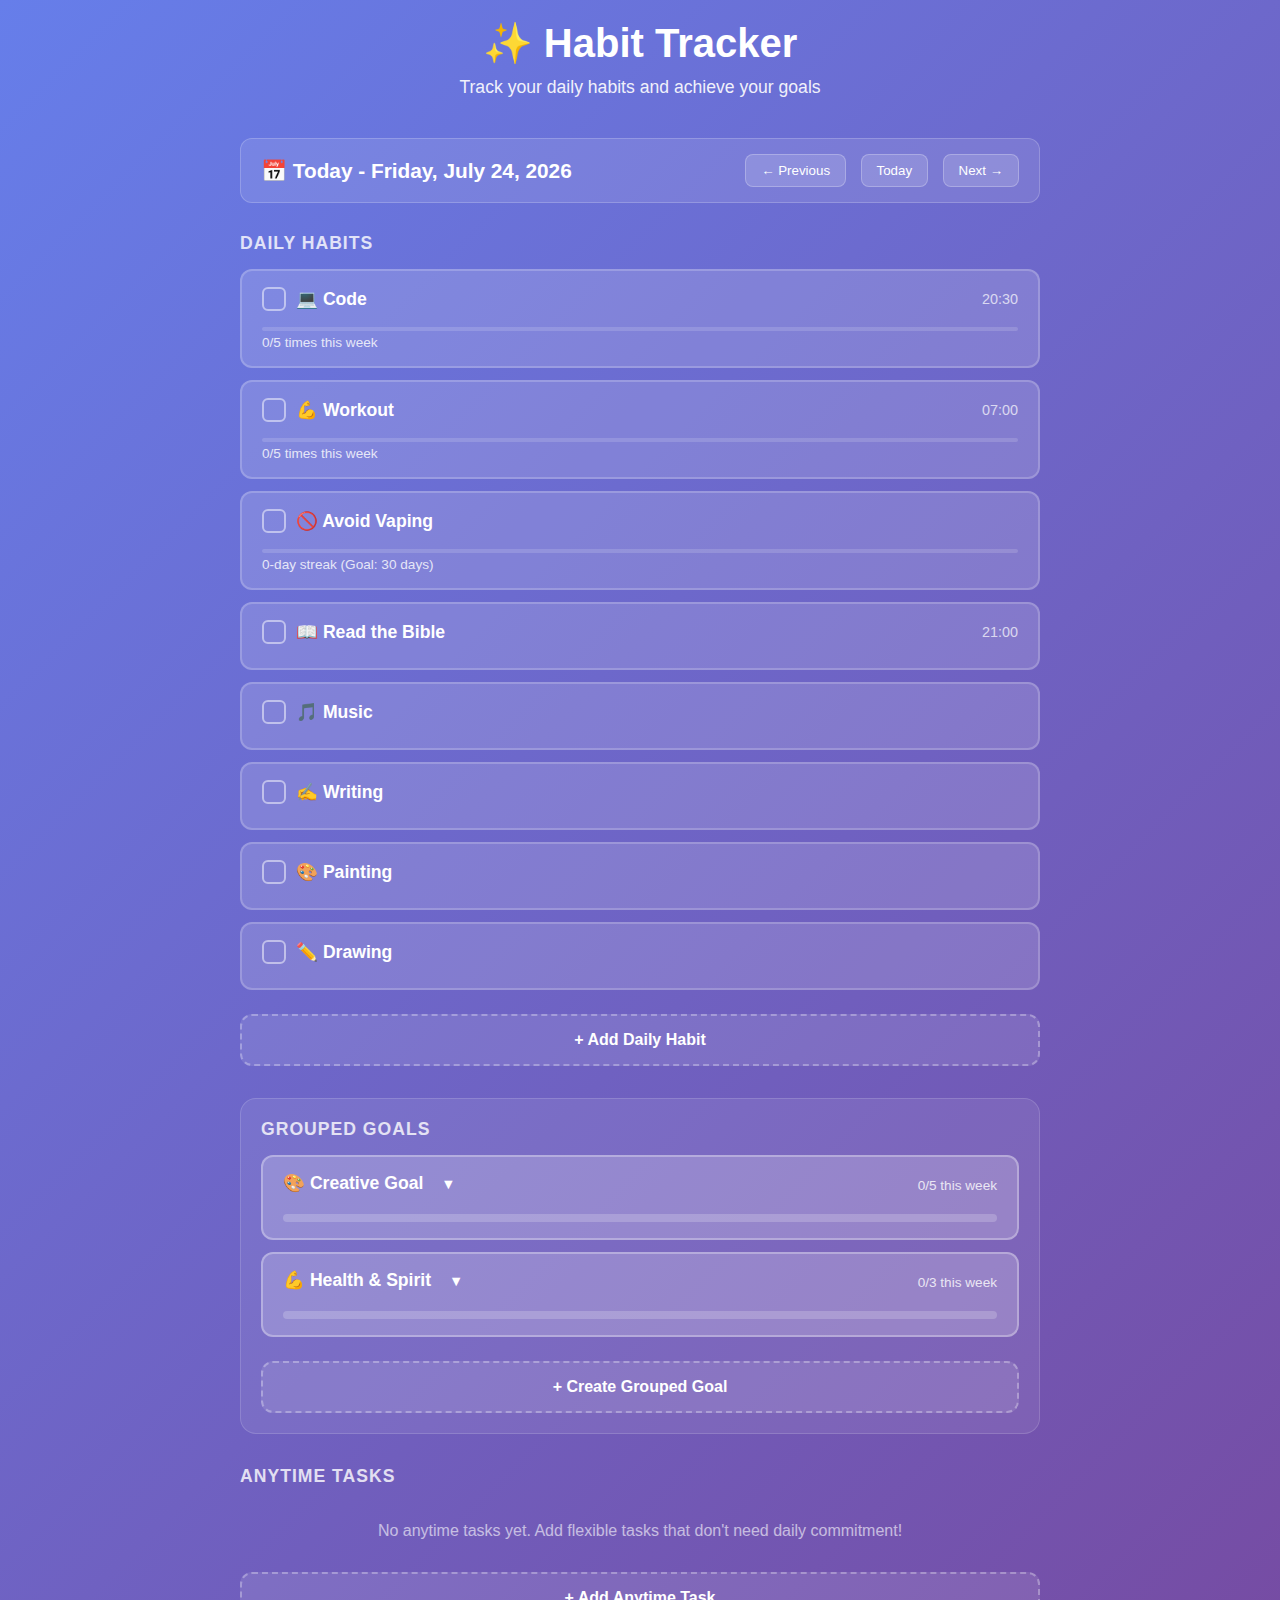
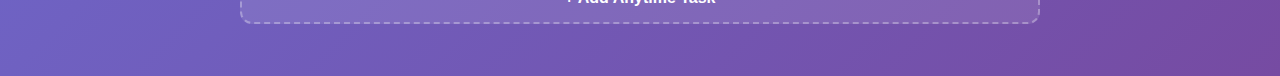
<file: habit-tracker.html>
<!DOCTYPE html>
<html lang="en">
<head>
    <meta charset="UTF-8">
    <meta name="viewport" content="width=device-width, initial-scale=1.0">
    <title>Habit Tracker - Enhanced Goals System</title>
    <style>
        * {
            margin: 0;
            padding: 0;
            box-sizing: border-box;
        }

        body {
            font-family: 'Inter', -apple-system, BlinkMacSystemFont, 'Segoe UI', Roboto, sans-serif;
            background: linear-gradient(135deg, #667eea 0%, #764ba2 100%);
            min-height: 100vh;
            padding: 20px;
            color: #ffffff;
        }

        .container {
            max-width: 800px;
            margin: 0 auto;
        }

        .header {
            text-align: center;
            margin-bottom: 40px;
        }

        .header h1 {
            font-size: 2.5rem;
            font-weight: 800;
            margin-bottom: 10px;
        }

        .header p {
            font-size: 1.1rem;
            opacity: 0.9;
        }

        .date-selector {
            background: rgba(255, 255, 255, 0.1);
            border-radius: 12px;
            padding: 15px 20px;
            margin-bottom: 30px;
            display: flex;
            justify-content: space-between;
            align-items: center;
            border: 1px solid rgba(255, 255, 255, 0.2);
        }

        .date-selector h2 {
            font-size: 1.3rem;
            font-weight: 600;
        }

        .date-controls button {
            background: rgba(255, 255, 255, 0.15);
            border: 1px solid rgba(255, 255, 255, 0.25);
            color: white;
            padding: 8px 15px;
            border-radius: 8px;
            cursor: pointer;
            margin-left: 10px;
            font-weight: 500;
            transition: all 0.2s;
        }

        .date-controls button:hover {
            background: rgba(255, 255, 255, 0.25);
        }

        .section-header {
            font-size: 1.1rem;
            font-weight: 700;
            margin-bottom: 15px;
            text-transform: uppercase;
            letter-spacing: 1px;
            opacity: 0.8;
        }

        .daily-habits,
        .anytime-tasks {
            margin-bottom: 32px;
        }

        .task-item {
            background: rgba(255, 255, 255, 0.15);
            border-radius: 12px;
            padding: 16px 20px;
            margin-bottom: 12px;
            border: 2px solid rgba(255, 255, 255, 0.2);
            transition: all 0.3s;
            cursor: pointer;
        }

        .task-item:hover {
            background: rgba(255, 255, 255, 0.2);
            border-color: rgba(255, 255, 255, 0.35);
            transform: translateY(-2px);
        }

        .task-item.completed {
            background: rgba(16, 185, 129, 0.2);
            border-color: rgba(16, 185, 129, 0.4);
        }

        .task-content {
            display: flex;
            flex-direction: column;
        }

        .task-header {
            display: flex;
            justify-content: space-between;
            align-items: center;
            margin-bottom: 8px;
        }

        .task-name-with-icon {
            display: flex;
            align-items: center;
            gap: 10px;
            font-size: 1.1rem;
            font-weight: 600;
        }

        .task-checkbox {
            width: 24px;
            height: 24px;
            border: 2px solid rgba(255, 255, 255, 0.5);
            border-radius: 6px;
            display: inline-flex;
            align-items: center;
            justify-content: center;
            background: transparent;
            cursor: pointer;
            transition: all 0.2s;
            flex-shrink: 0;
        }

        .task-checkbox:hover {
            border-color: rgba(255, 255, 255, 0.8);
            background: rgba(255, 255, 255, 0.1);
        }

        .task-checkbox.checked {
            background: #10b981;
            border-color: #10b981;
        }

        .task-checkbox.checked::after {
            content: '✓';
            color: white;
            font-size: 16px;
            font-weight: bold;
        }

        .scheduled-time {
            font-size: 0.9rem;
            opacity: 0.7;
            font-weight: 500;
        }

        .progress-bar-container {
            margin-top: 8px;
        }

        .progress-bar {
            height: 4px;
            background: rgba(255, 255, 255, 0.15);
            border-radius: 4px;
            overflow: hidden;
            position: relative;
        }

        .progress-fill {
            height: 100%;
            border-radius: 4px;
            transition: width 0.5s ease;
            background: linear-gradient(90deg, #10b981 0%, #34d399 100%);
        }

        .progress-fill.avoidance {
            background: linear-gradient(90deg, #ef4444 0%, #f87171 100%);
        }

        .goal-info {
            font-size: 0.85rem;
            opacity: 0.8;
            margin-top: 4px;
        }

        .grouped-goals-section {
            background: rgba(255, 255, 255, 0.08);
            border-radius: 16px;
            padding: 20px;
            margin-bottom: 32px;
            border: 1px solid rgba(255, 255, 255, 0.15);
        }

        .task-item.grouped-goal {
            background: rgba(255, 255, 255, 0.2);
            border: 2px solid rgba(255, 255, 255, 0.3);
        }

        .task-item.grouped-goal:hover {
            background: rgba(255, 255, 255, 0.25);
        }

        .task-item.grouped-goal.expanded {
            background: rgba(255, 255, 255, 0.25);
        }

        .expand-icon {
            transition: transform 0.3s;
            font-size: 0.9rem;
            margin-left: 8px;
        }

        .task-item.grouped-goal.expanded .expand-icon {
            transform: rotate(180deg);
        }

        .grouped-progress-bar {
            height: 8px;
            background: rgba(255, 255, 255, 0.2);
            border-radius: 8px;
            overflow: hidden;
            margin-top: 12px;
        }

        .grouped-progress-fill {
            height: 100%;
            border-radius: 8px;
            background: linear-gradient(90deg, #8b5cf6 0%, #a78bfa 100%);
            transition: width 0.5s ease;
        }

        .subtasks {
            margin-top: 16px;
            padding-top: 16px;
            border-top: 1px solid rgba(255, 255, 255, 0.15);
            display: none;
        }

        .task-item.grouped-goal.expanded .subtasks {
            display: block;
        }

        .subtask-item {
            display: flex;
            align-items: center;
            gap: 12px;
            padding: 10px 0;
            font-size: 0.95rem;
        }

        .subtask-indicator {
            width: 12px;
            height: 12px;
            border-radius: 50%;
            border: 2px solid rgba(255, 255, 255, 0.4);
            flex-shrink: 0;
        }

        .subtask-indicator.completed {
            background: #10b981;
            border-color: #10b981;
        }

        .subtask-days {
            margin-left: auto;
            font-size: 0.8rem;
            opacity: 0.7;
        }

        .add-btn {
            width: 100%;
            padding: 15px;
            background: rgba(255, 255, 255, 0.1);
            border: 2px dashed rgba(255, 255, 255, 0.3);
            border-radius: 12px;
            color: white;
            font-size: 1rem;
            font-weight: 600;
            cursor: pointer;
            transition: all 0.2s;
            margin-top: 12px;
        }

        .add-btn:hover {
            background: rgba(255, 255, 255, 0.15);
            border-color: rgba(255, 255, 255, 0.5);
        }

        /* Modal Styles */
        .modal {
            display: none;
            position: fixed;
            top: 0;
            left: 0;
            width: 100%;
            height: 100%;
            background: rgba(0, 0, 0, 0.7);
            z-index: 1000;
            align-items: center;
            justify-content: center;
            padding: 20px;
        }

        .modal.active {
            display: flex;
        }

        .modal-content {
            background: linear-gradient(135deg, #667eea 0%, #764ba2 100%);
            padding: 30px;
            border-radius: 16px;
            max-width: 500px;
            width: 100%;
            max-height: 90vh;
            overflow-y: auto;
            border: 2px solid rgba(255, 255, 255, 0.3);
        }

        .modal-header {
            display: flex;
            justify-content: space-between;
            align-items: center;
            margin-bottom: 20px;
        }

        .modal-header h2 {
            font-size: 1.5rem;
        }

        .close-btn {
            background: transparent;
            border: none;
            color: white;
            font-size: 1.5rem;
            cursor: pointer;
            padding: 0;
            width: 30px;
            height: 30px;
            display: flex;
            align-items: center;
            justify-content: center;
        }

        .form-group {
            margin-bottom: 20px;
        }

        .form-group label {
            display: block;
            margin-bottom: 8px;
            font-weight: 600;
        }

        .form-group input,
        .form-group select,
        .form-group textarea {
            width: 100%;
            padding: 12px;
            border-radius: 8px;
            border: 1px solid rgba(255, 255, 255, 0.3);
            background: rgba(255, 255, 255, 0.1);
            color: white;
            font-size: 1rem;
        }

        .form-group input::placeholder,
        .form-group textarea::placeholder {
            color: rgba(255, 255, 255, 0.5);
        }

        .checkbox-group {
            display: flex;
            align-items: center;
            gap: 10px;
            margin-bottom: 15px;
        }

        .checkbox-group input[type="checkbox"] {
            width: 20px;
            height: 20px;
            cursor: pointer;
        }

        .checkbox-group label {
            margin: 0;
            font-weight: 500;
        }

        .number-input-group {
            display: flex;
            align-items: center;
            gap: 10px;
            margin-left: 30px;
            margin-top: 10px;
        }

        .number-input-group input {
            width: 80px;
        }

        .btn-primary {
            background: rgba(16, 185, 129, 0.3);
            border: 2px solid rgba(16, 185, 129, 0.5);
            color: white;
            padding: 12px 24px;
            border-radius: 8px;
            cursor: pointer;
            font-size: 1rem;
            font-weight: 600;
            width: 100%;
            transition: all 0.2s;
        }

        .btn-primary:hover {
            background: rgba(16, 185, 129, 0.4);
            border-color: rgba(16, 185, 129, 0.7);
        }

        .habit-list {
            display: flex;
            flex-direction: column;
            gap: 8px;
            max-height: 200px;
            overflow-y: auto;
            padding: 10px;
            background: rgba(0, 0, 0, 0.2);
            border-radius: 8px;
        }

        .habit-checkbox-item {
            display: flex;
            align-items: center;
            gap: 10px;
        }

        @media (max-width: 600px) {
            .header h1 {
                font-size: 2rem;
            }

            .date-selector {
                flex-direction: column;
                gap: 15px;
            }

            .task-header {
                flex-direction: column;
                align-items: flex-start;
                gap: 8px;
            }
        }
    </style>
</head>
<body>
    <div class="container">
        <div class="header">
            <h1>✨ Habit Tracker</h1>
            <p>Track your daily habits and achieve your goals</p>
        </div>

        <div class="date-selector">
            <h2 id="current-date">📅 Loading...</h2>
            <div class="date-controls">
                <button id="prev-day">← Previous</button>
                <button id="today-btn">Today</button>
                <button id="next-day">Next →</button>
            </div>
        </div>

        <!-- Daily Habits Section -->
        <div class="daily-habits">
            <h3 class="section-header">Daily Habits</h3>
            <div id="daily-habits-list"></div>
            <button class="add-btn" id="add-daily-habit">+ Add Daily Habit</button>
        </div>

        <!-- Grouped Goals Section -->
        <div class="grouped-goals-section">
            <h3 class="section-header">Grouped Goals</h3>
            <div id="grouped-goals-list"></div>
            <button class="add-btn" id="add-grouped-goal">+ Create Grouped Goal</button>
        </div>

        <!-- Anytime Tasks Section -->
        <div class="anytime-tasks">
            <h3 class="section-header">Anytime Tasks</h3>
            <div id="anytime-tasks-list"></div>
            <button class="add-btn" id="add-anytime-task">+ Add Anytime Task</button>
        </div>
    </div>

    <!-- Add Habit Modal -->
    <div id="habit-modal" class="modal">
        <div class="modal-content">
            <div class="modal-header">
                <h2 id="habit-modal-title">Add Habit</h2>
                <button class="close-btn" id="close-habit-modal">×</button>
            </div>
            <form id="habit-form">
                <div class="form-group">
                    <label for="habit-name">Habit Name</label>
                    <input type="text" id="habit-name" placeholder="e.g., Code, Workout, Read" required>
                </div>
                <div class="form-group">
                    <label for="habit-emoji">Emoji (optional)</label>
                    <input type="text" id="habit-emoji" placeholder="💻" maxlength="2">
                </div>
                <div class="form-group">
                    <label for="habit-type">Type</label>
                    <select id="habit-type" required>
                        <option value="daily">Daily Habit</option>
                        <option value="anytime">Anytime Task</option>
                    </select>
                </div>
                <div class="checkbox-group">
                    <input type="checkbox" id="habit-scheduled">
                    <label for="habit-scheduled">Scheduled</label>
                </div>
                <div id="scheduled-time-group" class="number-input-group" style="display: none;">
                    <label>Time:</label>
                    <input type="time" id="habit-time">
                </div>
                
                <h3 style="margin: 20px 0 10px;">Goals (Optional)</h3>
                <div class="checkbox-group">
                    <input type="checkbox" id="goal-weekly-enabled">
                    <label for="goal-weekly-enabled">Weekly Target</label>
                </div>
                <div id="goal-weekly-input" class="number-input-group" style="display: none;">
                    <input type="number" id="goal-weekly-target" min="1" max="7" value="5">
                    <span>times per week</span>
                </div>

                <div class="checkbox-group">
                    <input type="checkbox" id="goal-streak-enabled">
                    <label for="goal-streak-enabled">Streak Goal</label>
                </div>
                <div id="goal-streak-input" class="number-input-group" style="display: none;">
                    <input type="number" id="goal-streak-target" min="1" value="7">
                    <span>day streak</span>
                </div>

                <div class="checkbox-group">
                    <input type="checkbox" id="goal-monthly-enabled">
                    <label for="goal-monthly-enabled">Monthly Target</label>
                </div>
                <div id="goal-monthly-input" class="number-input-group" style="display: none;">
                    <input type="number" id="goal-monthly-target" min="1" max="31" value="20">
                    <span>times per month</span>
                </div>

                <button type="submit" class="btn-primary" style="margin-top: 20px;">Save Habit</button>
            </form>
        </div>
    </div>

    <!-- Add Grouped Goal Modal -->
    <div id="grouped-goal-modal" class="modal">
        <div class="modal-content">
            <div class="modal-header">
                <h2>Create Grouped Goal</h2>
                <button class="close-btn" id="close-grouped-goal-modal">×</button>
            </div>
            <form id="grouped-goal-form">
                <div class="form-group">
                    <label for="group-name">Goal Name</label>
                    <input type="text" id="group-name" placeholder="e.g., Creative Goal" required>
                </div>
                <div class="form-group">
                    <label for="group-emoji">Emoji</label>
                    <input type="text" id="group-emoji" placeholder="🎨" maxlength="2">
                </div>
                <div class="form-group">
                    <label for="group-type">Goal Type</label>
                    <select id="group-type" required>
                        <option value="aggregate">Aggregate Counting (any X from group)</option>
                        <option value="combined">Combined Achievement (all on same day)</option>
                        <option value="mutual_exclusion">Mutual Exclusion (avoid all)</option>
                    </select>
                </div>
                <div class="form-group">
                    <label>Select Habits (minimum 2)</label>
                    <div id="habit-selection-list" class="habit-list"></div>
                </div>
                <div class="form-group">
                    <label for="group-period">Time Period</label>
                    <select id="group-period" required>
                        <option value="week">Weekly</option>
                        <option value="month">Monthly</option>
                    </select>
                </div>
                <div class="form-group">
                    <label for="group-target">Target</label>
                    <input type="number" id="group-target" min="1" value="5" required>
                </div>
                <button type="submit" class="btn-primary">Create Grouped Goal</button>
            </form>
        </div>
    </div>

    <script src="habit-tracker.js"></script>
</body>
</html>
</file>
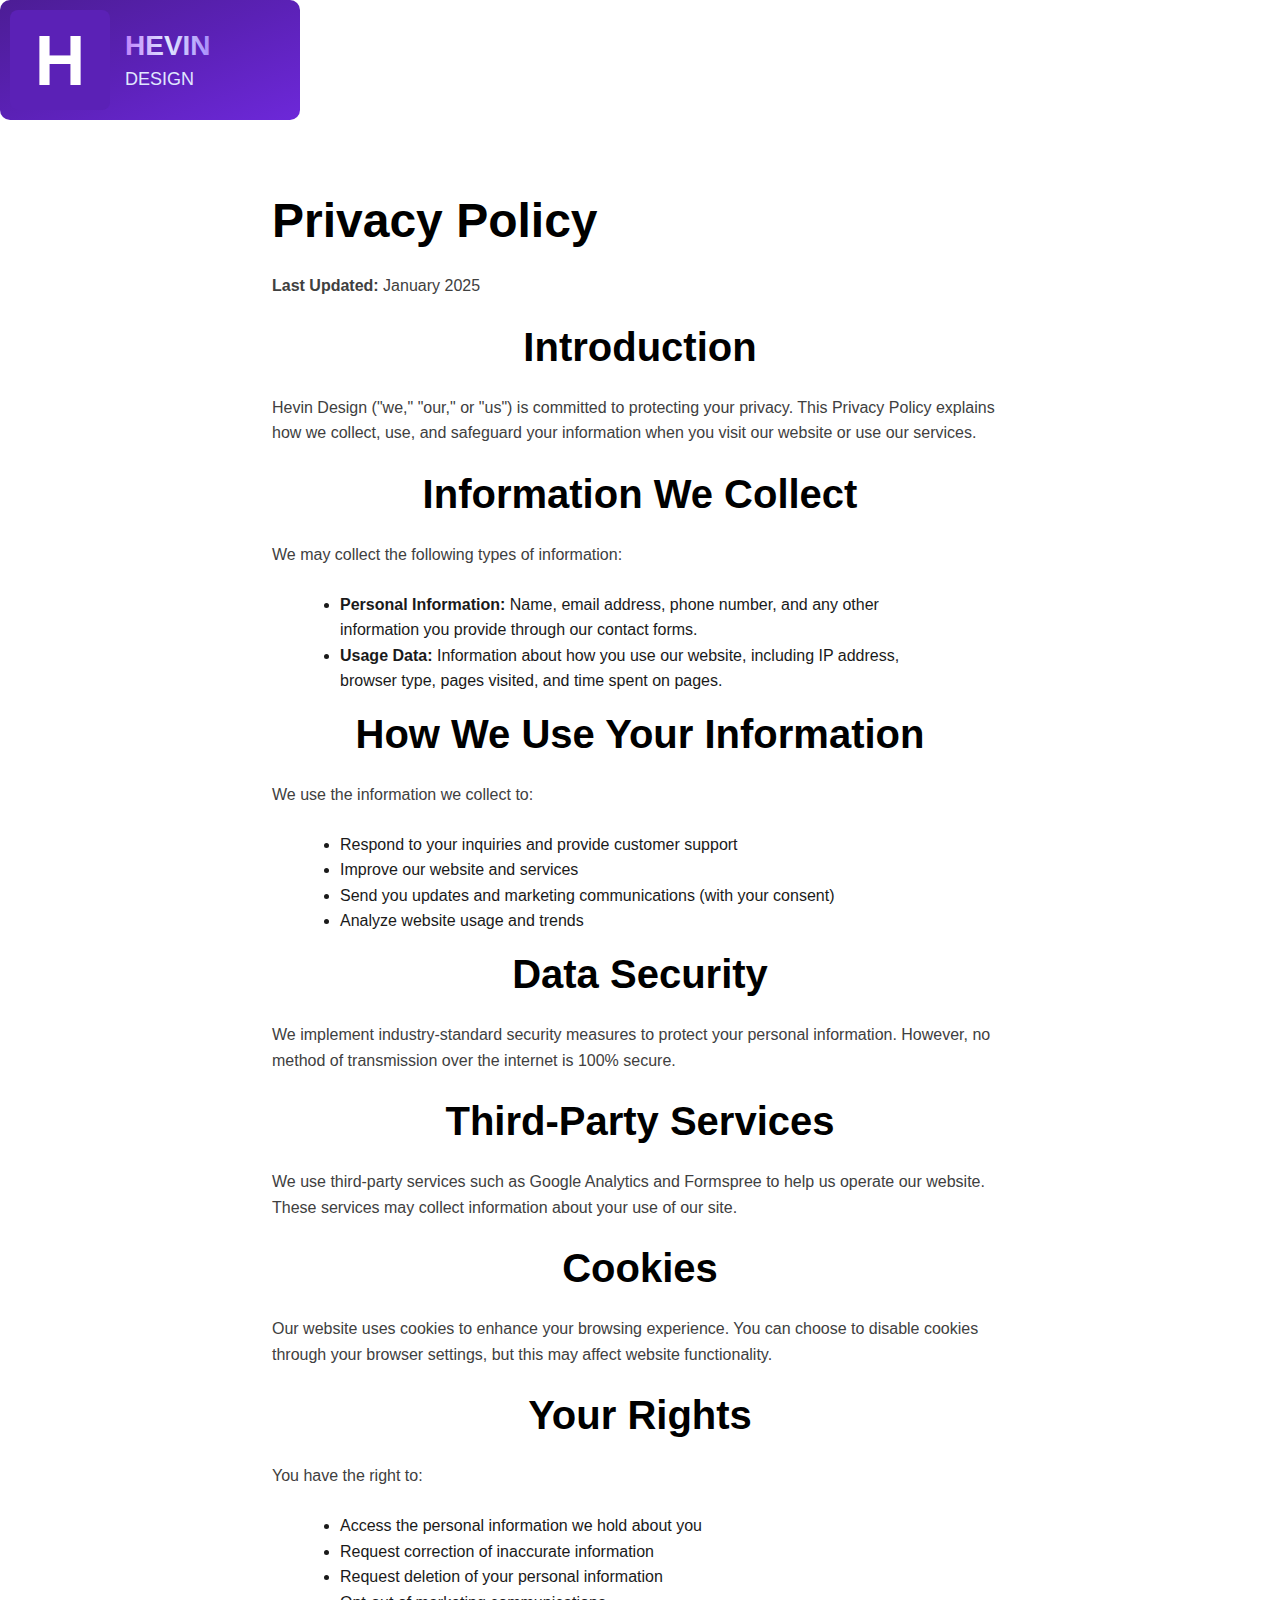
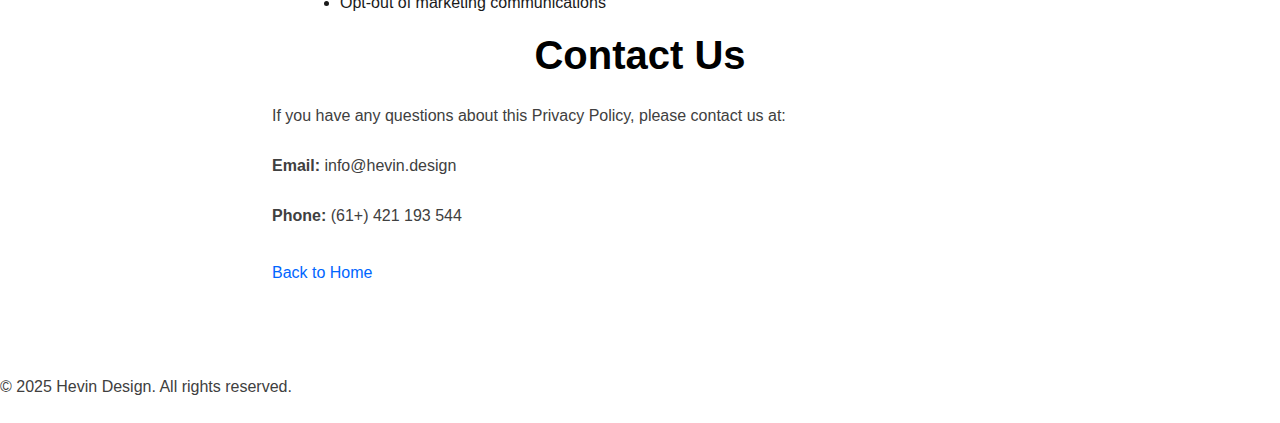
<file: privacy.html>
<!DOCTYPE html>
<html lang="en">
<head>
    <meta charset="UTF-8">
    <meta name="viewport" content="width=device-width, initial-scale=1.0">
    <meta name="robots" content="noindex, nofollow">
    <title>Privacy Policy - Hevin Design</title>
    <link rel="icon" type="image/x-icon" href="favicon.ico">
    <link rel="icon" type="image/svg+xml" href="favicon.svg">
    <link rel="stylesheet" href="styles.css">
</head>
<body>
    <header>
        <a href="index.html">
            <img src="logo.svg" class="logo" alt="Hevin Design Logo" width="300" height="120">
        </a>
    </header>
    
    <main>
    <section style="max-width: 800px; margin: 2rem auto; padding: 2rem;">
        <h1>Privacy Policy</h1>
        <p><strong>Last Updated:</strong> January 2025</p>
        
        <h2>Introduction</h2>
        <p>Hevin Design ("we," "our," or "us") is committed to protecting your privacy. This Privacy Policy explains how we collect, use, and safeguard your information when you visit our website or use our services.</p>
        
        <h2>Information We Collect</h2>
        <p>We may collect the following types of information:</p>
        <ul style="text-align: left; max-width: 600px; margin: 1rem auto;">
            <li><strong>Personal Information:</strong> Name, email address, phone number, and any other information you provide through our contact forms.</li>
            <li><strong>Usage Data:</strong> Information about how you use our website, including IP address, browser type, pages visited, and time spent on pages.</li>
        </ul>
        
        <h2>How We Use Your Information</h2>
        <p>We use the information we collect to:</p>
        <ul style="text-align: left; max-width: 600px; margin: 1rem auto;">
            <li>Respond to your inquiries and provide customer support</li>
            <li>Improve our website and services</li>
            <li>Send you updates and marketing communications (with your consent)</li>
            <li>Analyze website usage and trends</li>
        </ul>
        
        <h2>Data Security</h2>
        <p>We implement industry-standard security measures to protect your personal information. However, no method of transmission over the internet is 100% secure.</p>
        
        <h2>Third-Party Services</h2>
        <p>We use third-party services such as Google Analytics and Formspree to help us operate our website. These services may collect information about your use of our site.</p>
        
        <h2>Cookies</h2>
        <p>Our website uses cookies to enhance your browsing experience. You can choose to disable cookies through your browser settings, but this may affect website functionality.</p>
        
        <h2>Your Rights</h2>
        <p>You have the right to:</p>
        <ul style="text-align: left; max-width: 600px; margin: 1rem auto;">
            <li>Access the personal information we hold about you</li>
            <li>Request correction of inaccurate information</li>
            <li>Request deletion of your personal information</li>
            <li>Opt-out of marketing communications</li>
        </ul>
        
        <h2>Contact Us</h2>
        <p>If you have any questions about this Privacy Policy, please contact us at:</p>
        <p><strong>Email:</strong> info@hevin.design</p>
        <p><strong>Phone:</strong> (61+) 421 193 544</p>
        
        <p style="margin-top: 2rem;"><a href="index.html" class="cta-button">Back to Home</a></p>
    </section>
    </main>
    
    <footer>
        <p>&copy; 2025 Hevin Design. All rights reserved.</p>
    </footer>
</body>
</html>
</file>
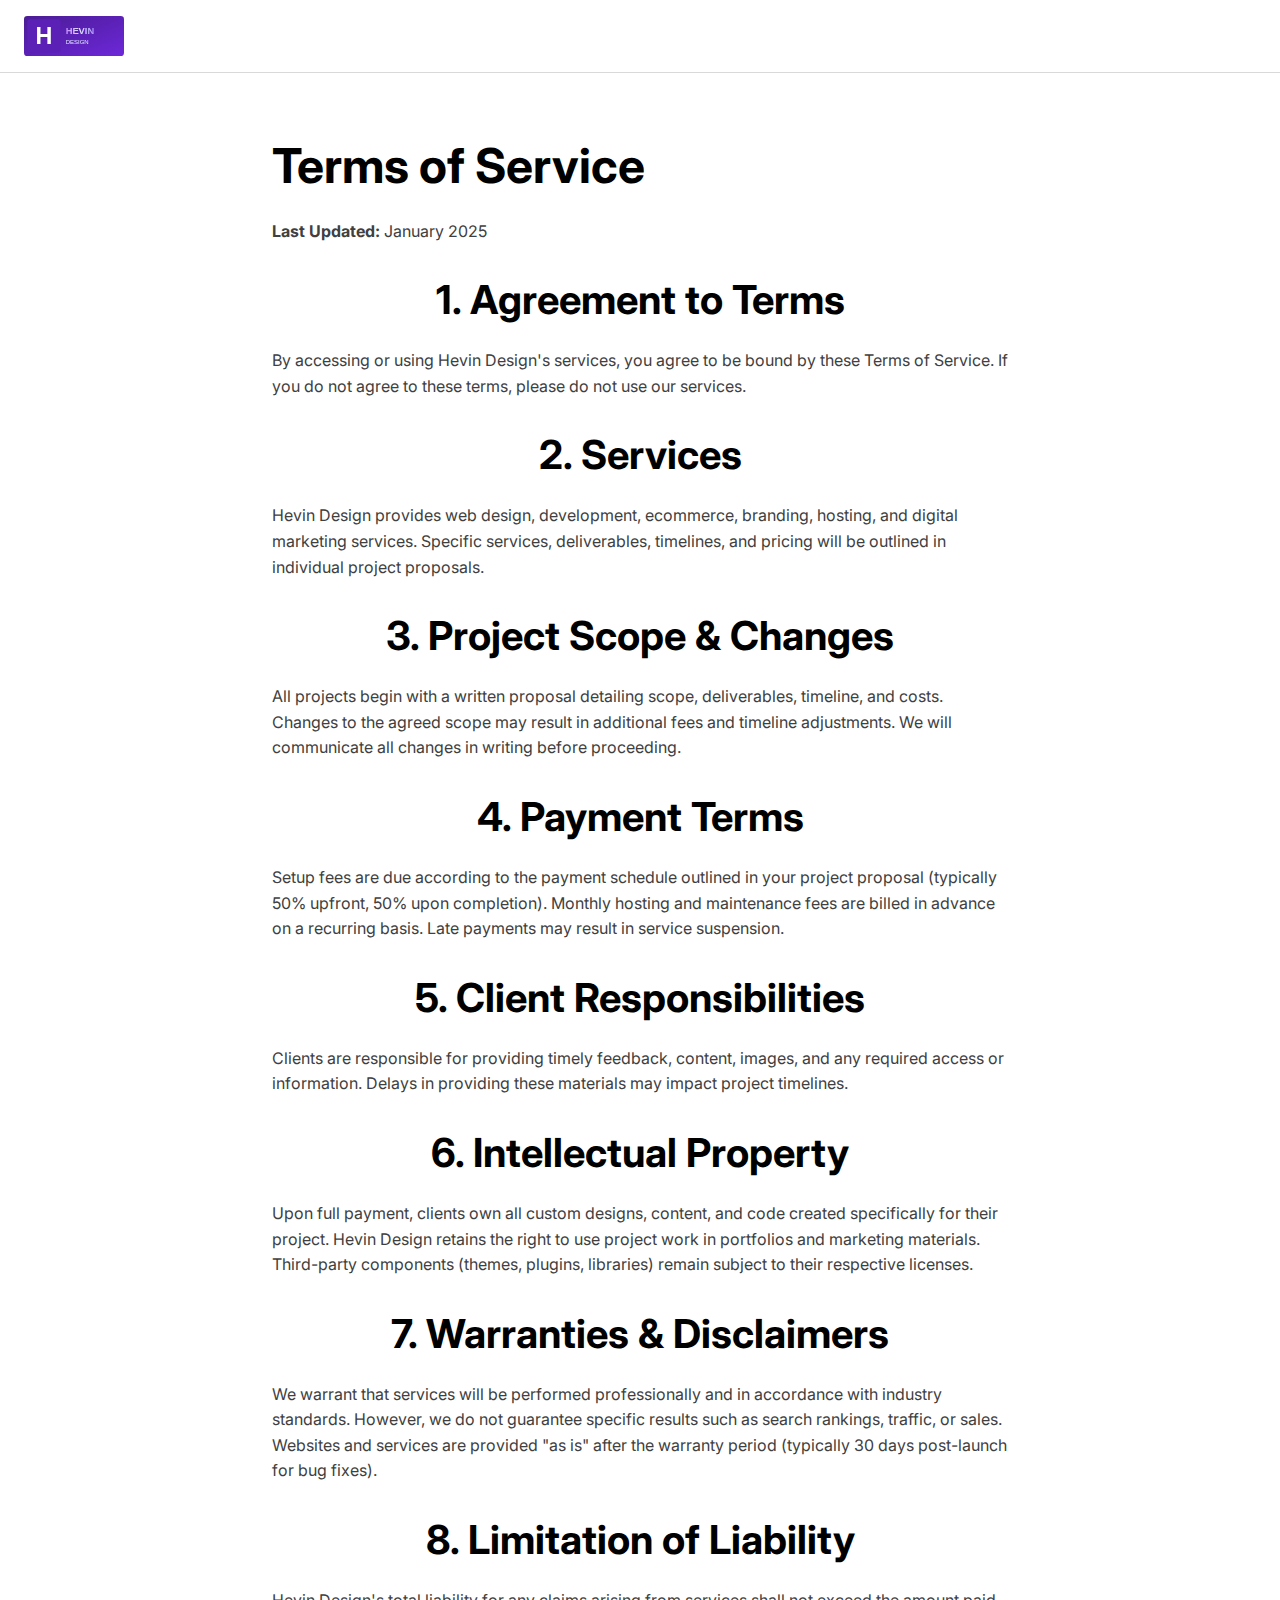
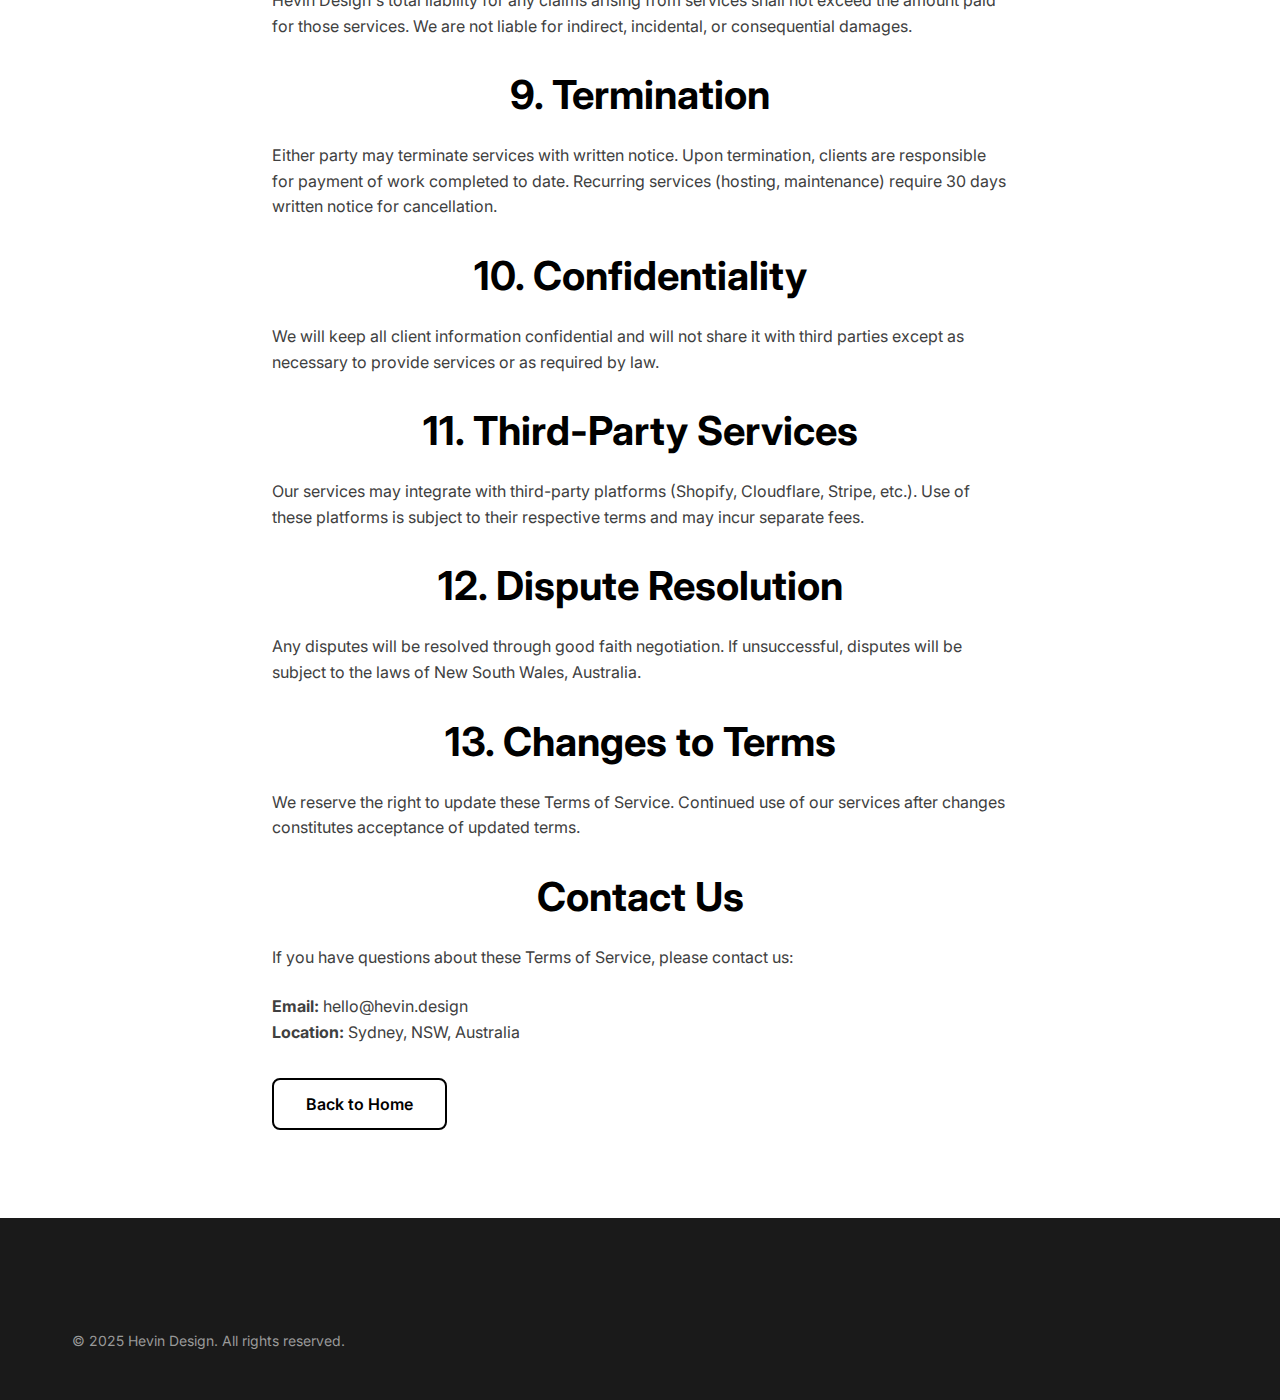
<file: terms.html>
<!DOCTYPE html>
<html lang="en">
<head>
    <meta charset="UTF-8">
    <meta name="viewport" content="width=device-width, initial-scale=1.0">
    <meta name="robots" content="noindex, nofollow">
    <title>Terms of Service - Hevin Design</title>
    <link rel="icon" type="image/x-icon" href="favicon.ico">
    <link rel="icon" type="image/svg+xml" href="favicon.svg">
    <link rel="preconnect" href="https://fonts.googleapis.com">
    <link rel="preconnect" href="https://fonts.gstatic.com" crossorigin>
    <link href="https://fonts.googleapis.com/css2?family=Inter:wght@400;500;600;700;800&display=swap" rel="stylesheet">
    <link rel="stylesheet" href="styles.css">
</head>
<body>
    <nav class="main-nav">
        <div class="nav-container">
            <a href="index.html" class="nav-logo">
                <img src="logo.svg" alt="Hevin Design" width="120" height="48">
            </a>
        </div>
    </nav>
    
    <main>
        <section style="padding: 4rem 0;">
            <div class="container" style="max-width: 800px;">
                <h1>Terms of Service</h1>
                <p><strong>Last Updated:</strong> January 2025</p>
                
                <h2 style="margin-top: 2rem;">1. Agreement to Terms</h2>
                <p>By accessing or using Hevin Design's services, you agree to be bound by these Terms of Service. If you do not agree to these terms, please do not use our services.</p>
                
                <h2 style="margin-top: 2rem;">2. Services</h2>
                <p>Hevin Design provides web design, development, ecommerce, branding, hosting, and digital marketing services. Specific services, deliverables, timelines, and pricing will be outlined in individual project proposals.</p>
                
                <h2 style="margin-top: 2rem;">3. Project Scope & Changes</h2>
                <p>All projects begin with a written proposal detailing scope, deliverables, timeline, and costs. Changes to the agreed scope may result in additional fees and timeline adjustments. We will communicate all changes in writing before proceeding.</p>
                
                <h2 style="margin-top: 2rem;">4. Payment Terms</h2>
                <p>Setup fees are due according to the payment schedule outlined in your project proposal (typically 50% upfront, 50% upon completion). Monthly hosting and maintenance fees are billed in advance on a recurring basis. Late payments may result in service suspension.</p>
                
                <h2 style="margin-top: 2rem;">5. Client Responsibilities</h2>
                <p>Clients are responsible for providing timely feedback, content, images, and any required access or information. Delays in providing these materials may impact project timelines.</p>
                
                <h2 style="margin-top: 2rem;">6. Intellectual Property</h2>
                <p>Upon full payment, clients own all custom designs, content, and code created specifically for their project. Hevin Design retains the right to use project work in portfolios and marketing materials. Third-party components (themes, plugins, libraries) remain subject to their respective licenses.</p>
                
                <h2 style="margin-top: 2rem;">7. Warranties & Disclaimers</h2>
                <p>We warrant that services will be performed professionally and in accordance with industry standards. However, we do not guarantee specific results such as search rankings, traffic, or sales. Websites and services are provided "as is" after the warranty period (typically 30 days post-launch for bug fixes).</p>
                
                <h2 style="margin-top: 2rem;">8. Limitation of Liability</h2>
                <p>Hevin Design's total liability for any claims arising from services shall not exceed the amount paid for those services. We are not liable for indirect, incidental, or consequential damages.</p>
                
                <h2 style="margin-top: 2rem;">9. Termination</h2>
                <p>Either party may terminate services with written notice. Upon termination, clients are responsible for payment of work completed to date. Recurring services (hosting, maintenance) require 30 days written notice for cancellation.</p>
                
                <h2 style="margin-top: 2rem;">10. Confidentiality</h2>
                <p>We will keep all client information confidential and will not share it with third parties except as necessary to provide services or as required by law.</p>
                
                <h2 style="margin-top: 2rem;">11. Third-Party Services</h2>
                <p>Our services may integrate with third-party platforms (Shopify, Cloudflare, Stripe, etc.). Use of these platforms is subject to their respective terms and may incur separate fees.</p>
                
                <h2 style="margin-top: 2rem;">12. Dispute Resolution</h2>
                <p>Any disputes will be resolved through good faith negotiation. If unsuccessful, disputes will be subject to the laws of New South Wales, Australia.</p>
                
                <h2 style="margin-top: 2rem;">13. Changes to Terms</h2>
                <p>We reserve the right to update these Terms of Service. Continued use of our services after changes constitutes acceptance of updated terms.</p>
                
                <h2 style="margin-top: 2rem;">Contact Us</h2>
                <p>If you have questions about these Terms of Service, please contact us:</p>
                <p>
                    <strong>Email:</strong> hello@hevin.design<br>
                    <strong>Location:</strong> Sydney, NSW, Australia
                </p>
                
                <p style="margin-top: 2rem;">
                    <a href="index.html" class="btn btn-secondary">Back to Home</a>
                </p>
            </div>
        </section>
    </main>
    
    <footer class="footer">
        <div class="container">
            <div class="footer-bottom" style="border-top: none;">
                <p>&copy; 2025 Hevin Design. All rights reserved.</p>
            </div>
        </div>
    </footer>
</body>
</html>
</file>
<file: styles.css>
/* ==================================
   Hevin Design - Modern Premium Redesign
   Black/Off-white/Stone/Charcoal Theme
   Inspired by: Stripe, Linear, Framer
   ================================== */

/* Reset & Base Styles */
*, *::before, *::after {
    box-sizing: border-box;
    margin: 0;
    padding: 0;
}

:root {
    /* Color Palette - Modern Dark Theme */
    --color-black: #000000;
    --color-charcoal: #1a1a1a;
    --color-stone: #2d2d2d;
    --color-gray-800: #404040;
    --color-gray-600: #666666;
    --color-gray-400: #999999;
    --color-gray-200: #d9d9d9;
    --color-off-white: #f5f5f5;
    --color-white: #ffffff;
    
    /* Accent Colors */
    --color-primary: #0066ff;
    --color-primary-hover: #0052cc;
    --color-secondary: #6366f1;
    --color-accent: #8b5cf6;
    
    /* Hero Gradient Colors - Day/Light Mode */
    --hero-bg-base: #ffffff;
    --hero-bg-secondary: #f5f5f5;
    --hero-gradient-1: rgba(255, 182, 193, 0.60); /* Pastel Peach - increased */
    --hero-gradient-2: rgba(173, 216, 230, 0.60); /* Soft Blue - increased */
    --hero-gradient-3: rgba(221, 160, 221, 0.60); /* Lilac - increased */
    --hero-gradient-4: rgba(255, 239, 213, 0.50); /* Peach Cream - increased */
    
    /* Spacing */
    --spacing-xs: 0.5rem;
    --spacing-sm: 1rem;
    --spacing-md: 1.5rem;
    --spacing-lg: 2rem;
    --spacing-xl: 3rem;
    --spacing-2xl: 4rem;
    --spacing-3xl: 6rem;
    
    /* Typography */
    --font-family: 'Inter', -apple-system, BlinkMacSystemFont, 'Segoe UI', sans-serif;
    --font-size-xs: 0.75rem;
    --font-size-sm: 0.875rem;
    --font-size-base: 1rem;
    --font-size-lg: 1.125rem;
    --font-size-xl: 1.25rem;
    --font-size-2xl: 1.5rem;
    --font-size-3xl: 2rem;
    --font-size-4xl: 2.5rem;
    --font-size-5xl: 3rem;
    
    /* Shadows */
    --shadow-sm: 0 1px 2px 0 rgba(0, 0, 0, 0.05);
    --shadow-md: 0 4px 6px -1px rgba(0, 0, 0, 0.1);
    --shadow-lg: 0 10px 15px -3px rgba(0, 0, 0, 0.1);
    --shadow-xl: 0 20px 25px -5px rgba(0, 0, 0, 0.1);
    
    /* Border Radius */
    --radius-sm: 0.375rem;
    --radius-md: 0.5rem;
    --radius-lg: 0.75rem;
    --radius-xl: 1rem;
    
    /* Transitions */
    --transition-fast: 150ms ease;
    --transition-base: 250ms ease;
    --transition-slow: 350ms ease;
}

/* Dark Mode / Night Theme */
@media (prefers-color-scheme: dark) {
    :root {
        /* Hero Gradient Colors - Night/Dark Mode */
        --hero-bg-base: #05070b;
        --hero-bg-secondary: #0b0d12;
        --hero-gradient-1: rgba(99, 102, 241, 0.70); /* Indigo - increased */
        --hero-gradient-2: rgba(139, 92, 246, 0.70); /* Violet - increased */
        --hero-gradient-3: rgba(34, 211, 238, 0.60); /* Cyan - increased */
        --hero-gradient-4: rgba(236, 72, 153, 0.60); /* Magenta - increased */
        
        /* Adjust text colors for dark mode */
        --color-black: #ffffff;
        --color-charcoal: #e5e5e5;
        --color-gray-800: #d4d4d4;
        --color-gray-600: #a3a3a3;
        --color-white: #05070b;
        --color-off-white: #0b0d12;
    }
    
    body {
        background-color: var(--hero-bg-base);
    }
    
    .main-nav {
        background-color: rgba(5, 7, 11, 0.95);
        border-bottom-color: rgba(255, 255, 255, 0.1);
    }
}

html {
    scroll-behavior: smooth;
}

body {
    font-family: var(--font-family);
    font-size: var(--font-size-base);
    line-height: 1.6;
    color: var(--color-charcoal);
    background-color: var(--color-white);
    -webkit-font-smoothing: antialiased;
    -moz-osx-font-smoothing: grayscale;
}

/* Container */
.container {
    max-width: 1200px;
    margin: 0 auto;
    padding: 0 var(--spacing-md);
}

@media (min-width: 768px) {
    .container {
        padding: 0 var(--spacing-lg);
    }
}

/* Typography */
h1, h2, h3, h4, h5, h6 {
    font-weight: 700;
    line-height: 1.2;
    color: var(--color-black);
    margin-bottom: var(--spacing-md);
}

h1 { font-size: var(--font-size-5xl); }
h2 { font-size: var(--font-size-4xl); }
h3 { font-size: var(--font-size-3xl); }
h4 { font-size: var(--font-size-2xl); }
h5 { font-size: var(--font-size-xl); }
h6 { font-size: var(--font-size-lg); }

p {
    margin-bottom: var(--spacing-md);
    color: var(--color-gray-800);
}

a {
    color: var(--color-primary);
    text-decoration: none;
    transition: color var(--transition-fast);
}

a:hover {
    color: var(--color-primary-hover);
}

/* Section Subtitle */
.section-subtitle {
    font-size: var(--font-size-xl);
    color: var(--color-gray-600);
    text-align: center;
    margin-bottom: var(--spacing-xl);
}

/* Navigation */
.main-nav {
    position: sticky;
    top: 0;
    z-index: 1000;
    background-color: rgba(255, 255, 255, 0.95);
    backdrop-filter: blur(10px);
    border-bottom: 1px solid var(--color-gray-200);
}

.nav-container {
    max-width: 1400px;
    margin: 0 auto;
    padding: var(--spacing-sm) var(--spacing-md);
    display: flex;
    align-items: center;
    justify-content: space-between;
}

.nav-logo img {
    height: 40px;
    width: auto;
    display: block;
}

@media (max-width: 360px) {
    .nav-logo img {
        height: 32px;
    }
}

.nav-menu {
    display: none;
    list-style: none;
    gap: var(--spacing-lg);
    align-items: center;
}

.nav-menu li a {
    font-size: var(--font-size-sm);
    font-weight: 500;
    color: var(--color-charcoal);
    padding: var(--spacing-xs) 0;
    transition: color var(--transition-fast);
}

.nav-menu li a:hover {
    color: var(--color-primary);
}

/* Dark mode: increase nav link contrast */
@media (prefers-color-scheme: dark) {
    .nav-menu li a {
        color: #d9d9d9;
        font-weight: 600;
    }
    
    .nav-menu li a:hover {
        color: #00d9ff;
    }
}

.nav-cta {
    padding: var(--spacing-xs) var(--spacing-md) !important;
    background-color: var(--color-black);
    color: var(--color-white) !important;
    border-radius: var(--radius-md);
    transition: all var(--transition-fast);
}

.nav-cta:hover {
    background-color: var(--color-white);
    color: var(--color-black) !important;
    border: 2px solid var(--color-black);
    padding: calc(var(--spacing-xs) - 2px) calc(var(--spacing-md) - 2px) !important;
}

/* Dark mode: invert nav CTA */
@media (prefers-color-scheme: dark) {
    .nav-cta {
        background-color: var(--color-white);
        color: var(--color-black) !important;
    }
    
    .nav-cta:hover {
        background-color: var(--color-black);
        color: var(--color-white) !important;
        border: 2px solid var(--color-white);
    }
}

@media (min-width: 768px) {
    .nav-menu {
        display: flex;
    }
}

/* Mobile Menu Toggle */
.menu-toggle {
    display: flex;
    flex-direction: column;
    gap: 4px;
    background: none;
    border: none;
    cursor: pointer;
    padding: var(--spacing-xs);
}

.menu-toggle span {
    width: 24px;
    height: 2px;
    background-color: var(--color-black);
    transition: all var(--transition-base);
}

@media (min-width: 768px) {
    .menu-toggle {
        display: none;
    }
}

/* Dark mode: black hamburger icon for better visibility */
@media (prefers-color-scheme: dark) {
    .menu-toggle span {
        /* Use pure black (#000000) instead of var(--color-black) which inverts to white in dark mode */
        background-color: #000000;
    }
}

/* Buttons */
.btn {
    display: inline-flex;
    align-items: center;
    justify-content: center;
    padding: var(--spacing-sm) var(--spacing-lg);
    font-size: var(--font-size-base);
    font-weight: 600;
    line-height: 1;
    border-radius: var(--radius-md);
    border: none;
    cursor: pointer;
    transition: all var(--transition-fast);
    text-decoration: none;
}

.btn-primary {
    background-color: #0066ff;
    color: #ffffff;
    border: 2px solid transparent;
}

.btn-primary:hover {
    background-color: #0052cc;
    color: #ffffff;
    transform: translateY(-2px);
    box-shadow: var(--shadow-lg);
}

/* Dark mode: ensure high contrast for primary buttons */
@media (prefers-color-scheme: dark) {
    .btn-primary {
        background-color: #00d9ff;
        color: #000000;
    }
    
    .btn-primary:hover {
        background-color: #00b8db;
        color: #000000;
    }
}

.btn-secondary {
    background-color: var(--color-white);
    color: var(--color-black);
    border: 2px solid var(--color-black);
}

.btn-secondary:hover {
    background-color: var(--color-black);
    color: var(--color-white);
}

.btn-outline {
    background-color: transparent;
    color: var(--color-black);
    border: 2px solid var(--color-gray-200);
}

.btn-outline:hover {
    border-color: var(--color-black);
    background-color: var(--color-black);
    color: var(--color-white);
}

/* Dark mode: white background with black text for outline buttons in pricing section, blue on hover */
@media (prefers-color-scheme: dark) {
    .btn-outline {
        background-color: #ffffff;
        color: #000000;
        border-color: #ffffff;
    }
    
    .btn-outline:hover {
        background-color: #00b8db;
        color: #000000;
        border-color: #00b8db;
    }
}

.btn-large {
    padding: var(--spacing-md) var(--spacing-xl);
    font-size: var(--font-size-lg);
}

/* Hero Section */
.hero {
    position: relative;
    min-height: 80vh;
    display: flex;
    align-items: center;
    justify-content: center;
    padding: 6rem 1.5rem;
    overflow: hidden;
    background: radial-gradient(circle at top left, #f3e9ff, #f8fbff 45%, #fdfdfd 100%);
}

/* Dark mode: pure black background on all devices */
@media (prefers-color-scheme: dark) {
    .hero {
        background: #000000;
    }
}

/* Reduced motion: disable gradient animation */
@media (prefers-reduced-motion: reduce) {
    .hero {
        background: linear-gradient(180deg, var(--hero-bg-base) 0%, var(--hero-bg-secondary) 100%);
    }
    
    .gradient-orb {
        animation: none !important;
    }
}

.hero-canvas {
    position: absolute;
    inset: 0;
    width: 100%;
    height: 100%;
    display: block;
    pointer-events: none;
}

.hero-content {
    position: relative;
    z-index: 2;
    max-width: 720px;
    text-align: center;
    margin: 0 auto;
}

.hero h1 {
    font-size: clamp(2rem, 5vw, 4rem);
    margin-bottom: var(--spacing-md);
    font-weight: 800;
    letter-spacing: -0.02em;
}

.hero-subtitle {
    font-size: clamp(1.125rem, 2vw, 1.5rem);
    color: var(--color-gray-600);
    margin-bottom: var(--spacing-xl);
    font-weight: 400;
}

.hero-cta {
    display: flex;
    gap: var(--spacing-md);
    justify-content: center;
    flex-wrap: wrap;
}

.hero-visual {
    position: absolute;
    inset: 0;
    pointer-events: none;
    display: flex;
    align-items: center;
    justify-content: center;
}

.gradient-orb {
    width: 480px;
    height: 480px;
    border-radius: 999px;
    background:
        radial-gradient(circle at 20% 20%, rgba(140, 80, 255, 0.9), transparent 60%),
        radial-gradient(circle at 80% 20%, rgba(0, 200, 255, 0.8), transparent 60%),
        radial-gradient(circle at 50% 80%, rgba(255, 120, 200, 0.7), transparent 65%);
    filter: blur(45px);
    opacity: 0.9;
}

/* Sections */
section {
    padding: var(--spacing-3xl) 0;
    scroll-margin-top: 80px; /* Account for sticky header height */
}

section h2 {
    text-align: center;
    margin-bottom: var(--spacing-md);
}

/* Services Section */
.services {
    background-color: var(--color-white);
}

.services-grid {
    display: grid;
    grid-template-columns: repeat(auto-fit, minmax(280px, 1fr));
    gap: var(--spacing-lg);
    margin-top: var(--spacing-xl);
}

/* Mobile: Make services swipeable carousel */
@media (max-width: 767px) {
    .services-grid {
        display: flex;
        overflow-x: auto;
        scroll-snap-type: x mandatory;
        scroll-behavior: smooth;
        scrollbar-width: none;
        -webkit-overflow-scrolling: touch;
        gap: var(--spacing-md);
        padding-bottom: var(--spacing-md);
        scroll-padding: 0;
    }
    
    .services-grid::-webkit-scrollbar {
        display: none;
    }
    
    .service-card {
        flex: 0 0 85vw;
        scroll-snap-align: start;
    }
}

.service-card {
    padding: var(--spacing-xl);
    border: 1px solid var(--color-gray-200);
    border-radius: var(--radius-lg);
    transition: all var(--transition-base);
    background-color: var(--color-white);
}

.service-card:hover {
    border-color: var(--color-black);
    transform: translateY(-4px);
    box-shadow: var(--shadow-xl);
}

.service-icon {
    font-size: 2.5rem;
    margin-bottom: var(--spacing-md);
}

.service-card h3 {
    font-size: var(--font-size-xl);
    margin-bottom: var(--spacing-sm);
}

.service-card p {
    color: var(--color-gray-600);
    margin-bottom: var(--spacing-md);
}

.service-price {
    display: inline-block;
    font-weight: 600;
    color: var(--color-black);
    font-size: var(--font-size-sm);
}

/* Portfolio Section */
.portfolio {
    background-color: var(--color-off-white);
    padding-bottom: var(--spacing-md);
}

/* Unified Portfolio Carousel */
.portfolio-carousel-wrapper {
    margin-top: var(--spacing-xl);
    margin-bottom: var(--spacing-2xl);
    position: relative;
}

.portfolio-carousel {
    display: flex;
    gap: var(--spacing-lg);
    overflow-x: auto;
    scroll-snap-type: x mandatory;
    scroll-behavior: smooth;
    scrollbar-width: none;
    -webkit-overflow-scrolling: touch;
    padding-bottom: var(--spacing-md);
}

/* Smooth, slower scroll for better control */
.portfolio-carousel {
    scroll-padding: 0;
}

@media (hover: hover) and (pointer: fine) {
    .portfolio-carousel {
        scroll-behavior: auto; /* Let JS handle smooth scrolling on desktop */
    }
}

.portfolio-carousel::-webkit-scrollbar {
    display: none;
}

.portfolio-card {
    flex: 0 0 min(550px, 85vw);
    background-color: var(--color-white);
    border-radius: var(--radius-lg);
    overflow: hidden;
    border: 1px solid var(--color-gray-200);
    scroll-snap-align: start;
    display: flex;
    flex-direction: column;
    opacity: 0;
    transform: translateY(20px);
    animation: fadeInSlideY 0.6s ease forwards;
    position: relative;
}

.portfolio-card:nth-child(1) { animation-delay: 0.1s; }
.portfolio-card:nth-child(2) { animation-delay: 0.2s; }
.portfolio-card:nth-child(3) { animation-delay: 0.3s; }
.portfolio-card:nth-child(4) { animation-delay: 0.4s; }
.portfolio-card:nth-child(5) { animation-delay: 0.5s; }
.portfolio-card:nth-child(6) { animation-delay: 0.6s; }

@keyframes fadeInSlideY {
    from {
        opacity: 0;
        transform: translateY(20px);
    }
    to {
        opacity: 1;
        transform: translateY(0);
    }
}

/* Respect prefers-reduced-motion */
@media (prefers-reduced-motion: reduce) {
    .portfolio-card {
        animation: none;
        opacity: 1;
        transform: none;
    }
}

/* Creative & Experimental Badge */
.portfolio-card.experimental {
    background: linear-gradient(135deg, rgba(139, 92, 246, 0.02) 0%, rgba(99, 102, 241, 0.02) 100%);
}

.portfolio-card-badge {
    position: absolute;
    top: var(--spacing-md);
    right: var(--spacing-md);
    background-color: var(--color-accent);
    color: var(--color-white);
    padding: var(--spacing-xs) var(--spacing-sm);
    border-radius: var(--radius-sm);
    font-size: var(--font-size-xs);
    font-weight: 600;
    z-index: 2;
}

.portfolio-card-image {
    width: 100%;
    height: 240px;
    overflow: hidden;
    position: relative;
    display: block;
    text-decoration: none;
}

.portfolio-card-image img {
    width: 100%;
    height: 100%;
    object-fit: cover;
    transition: transform 0.4s ease;
}

.portfolio-card-content {
    padding: var(--spacing-md);
    display: flex;
    flex-direction: column;
    gap: var(--spacing-sm);
}

.portfolio-card-info h3 {
    font-size: var(--font-size-xl);
    margin-bottom: var(--spacing-xs);
    font-weight: 700;
}

.portfolio-meta {
    font-size: var(--font-size-sm);
    font-weight: 600;
    color: var(--color-primary);
    margin-bottom: var(--spacing-xs);
}

.portfolio-description {
    font-size: var(--font-size-sm);
    line-height: 1.6;
    color: var(--color-gray-800);
    margin-bottom: var(--spacing-xs);
}

.portfolio-usecase {
    font-size: var(--font-size-sm);
    color: var(--color-gray-600);
    font-style: italic;
}

.btn-portfolio {
    align-self: flex-start;
    padding: var(--spacing-sm) var(--spacing-lg);
    background-color: var(--color-black);
    color: var(--color-white);
    border-radius: var(--radius-md);
    font-weight: 600;
    text-decoration: none;
    transition: all var(--transition-base);
    display: inline-flex;
    align-items: center;
    gap: 0.5rem;
    font-size: var(--font-size-sm);
}

/* Hover effects - only on hover-capable devices */
@media (hover: hover) and (pointer: fine) {
    .portfolio-card:hover {
        box-shadow: var(--shadow-xl);
    }
    
    .portfolio-card:hover .portfolio-card-image img {
        transform: scale(1.03);
    }
    
    .portfolio-card:hover .btn-portfolio {
        box-shadow: var(--shadow-lg);
    }
    
    .btn-portfolio:hover {
        background-color: var(--color-primary);
        color: var(--color-black);
    }
}

/* Focus visible for accessibility */
.btn-portfolio:focus-visible {
    outline: 3px solid var(--color-primary);
    outline-offset: 3px;
}

/* Mobile optimizations */
@media (max-width: 767px) {
    .portfolio-card {
        flex: 0 0 90vw;
    }
    
    .portfolio-card-image {
        height: 220px;
    }
    
    .portfolio-card-content {
        padding: var(--spacing-md);
    }
    
    .portfolio-card-info h3 {
        font-size: var(--font-size-xl);
    }
    
    .portfolio-description {
        font-size: var(--font-size-sm);
    }
}

/* Carousel Navigation Controls */
.carousel-nav {
    position: absolute;
    top: 50%;
    transform: translateY(-50%);
    width: 48px;
    height: 48px;
    border-radius: 50%;
    background-color: var(--color-white);
    border: 1px solid var(--color-gray-200);
    box-shadow: var(--shadow-md);
    cursor: pointer;
    display: flex;
    align-items: center;
    justify-content: center;
    transition: all var(--transition-base);
    z-index: 10;
    color: var(--color-black);
}

.carousel-nav:hover:not(:disabled) {
    background-color: var(--color-black);
    color: var(--color-white);
    border-color: var(--color-black);
    box-shadow: var(--shadow-lg);
}

.carousel-nav:disabled {
    opacity: 0.3;
    cursor: not-allowed;
}

.carousel-nav:focus-visible {
    outline: 3px solid var(--color-primary);
    outline-offset: 3px;
}

.carousel-nav-prev {
    left: -24px;
}

.carousel-nav-next {
    right: -24px;
}

/* Hide navigation arrows on touch devices */
@media (hover: none) {
    .carousel-nav {
        display: none;
    }
}

/* Hide navigation arrows on smaller screens */
@media (max-width: 1024px) {
    .carousel-nav {
        display: none;
    }
}

/* Dark mode: ensure carousel nav buttons have black text on hover */
@media (prefers-color-scheme: dark) {
    .carousel-nav:hover:not(:disabled) {
        background-color: #ffffff;
        color: #000000;
        border-color: #ffffff;
    }
    
    .btn-portfolio:hover {
        background-color: var(--color-primary);
        color: #000000;
    }
}

/* Testimonials Section */
.testimonials {
    background-color: var(--color-gray-50);
}

.testimonials-grid {
    display: grid;
    grid-template-columns: repeat(auto-fit, minmax(300px, 1fr));
    gap: var(--spacing-xl);
    margin-top: var(--spacing-2xl);
}

.testimonial-card {
    background-color: var(--color-white);
    border: 1px solid var(--color-gray-200);
    border-radius: var(--radius-lg);
    padding: var(--spacing-xl);
    transition: all var(--transition-base);
    opacity: 0;
    transform: translateY(20px);
    animation: fadeInSlideY 0.6s ease forwards;
}

.testimonial-card:nth-child(1) { animation-delay: 0.1s; }
.testimonial-card:nth-child(2) { animation-delay: 0.2s; }
.testimonial-card:nth-child(3) { animation-delay: 0.3s; }

.testimonial-card:hover {
    border-color: var(--color-black);
    transform: translateY(-4px);
    box-shadow: var(--shadow-xl);
}

.testimonial-rating {
    color: #FFD700;
    font-size: 1.25rem;
    margin-bottom: var(--spacing-md);
    letter-spacing: 2px;
}

.testimonial-text {
    font-size: 1.125rem;
    line-height: 1.7;
    color: var(--color-gray-700);
    margin-bottom: var(--spacing-lg);
    font-style: italic;
}

.testimonial-author {
    display: flex;
    flex-direction: column;
    gap: var(--spacing-xs);
    padding-top: var(--spacing-md);
    border-top: 1px solid var(--color-gray-200);
}

.testimonial-author strong {
    font-weight: 600;
    color: var(--color-black);
}

.testimonial-author span {
    font-size: 0.875rem;
    color: var(--color-gray-600);
}

/* About Section */
.about {
    background-color: var(--color-white);
}

.about-content {
    display: grid;
    grid-template-columns: 1fr;
    gap: var(--spacing-xl);
    align-items: center;
}

@media (min-width: 768px) {
    .about-content {
        grid-template-columns: 2fr 1fr;
    }
}

.about-text h2 {
    text-align: left;
}

.about-text p {
    font-size: var(--font-size-lg);
    line-height: 1.8;
}

.about-features {
    display: flex;
    flex-direction: column;
    gap: var(--spacing-md);
    margin-top: var(--spacing-lg);
}

.about-feature {
    display: flex;
    align-items: center;
    gap: var(--spacing-sm);
    padding: var(--spacing-md);
    background-color: var(--color-off-white);
    border-radius: var(--radius-md);
}

.feature-icon {
    font-size: 1.5rem;
}

.tech-stack {
    padding: var(--spacing-xl);
    background-color: var(--color-off-white);
    border-radius: var(--radius-lg);
    text-align: center;
}

.tech-stack h3 {
    margin-bottom: var(--spacing-md);
}

.tech-logos {
    display: flex;
    flex-direction: column;
    gap: var(--spacing-sm);
}

.tech-logo {
    display: block;
    padding: var(--spacing-sm);
    background-color: var(--color-white);
    border-radius: var(--radius-sm);
    font-weight: 600;
    font-size: var(--font-size-sm);
}

/* Pricing Section */
.pricing {
    background-color: var(--color-off-white);
}

.pricing-grid {
    display: grid;
    grid-template-columns: repeat(auto-fit, minmax(280px, 1fr));
    gap: var(--spacing-xl);
    margin-top: var(--spacing-xl);
}

.pricing-card {
    background-color: var(--color-white);
    border: 2px solid var(--color-gray-200);
    border-radius: var(--radius-xl);
    padding: var(--spacing-xl);
    position: relative;
    transition: transform 0.25s ease, box-shadow 0.25s ease;
}

/* Tier-Based Hover Glows - Only on hover-capable devices */
@media (hover: hover) and (pointer: fine) {
    .pricing-card[data-package="basic"]:hover {
        transform: translateY(-4px);
        box-shadow: 0 0 0 1px rgba(0,0,0,0.25), 0 12px 40px rgba(0,0,0,0.3);
    }
    
    /* Dark mode: use white glow for basic tier */
    @media (prefers-color-scheme: dark) {
        .pricing-card[data-package="basic"]:hover {
            box-shadow: 0 0 0 1px rgba(255,255,255,0.4), 0 12px 40px rgba(255,255,255,0.45);
        }
    }
    
    .pricing-card[data-package="starter"]:hover {
        transform: translateY(-4px);
        box-shadow: 0 0 0 1px rgba(220,38,38,0.4), 0 12px 40px rgba(220,38,38,0.45);
    }
    
    .pricing-card[data-package="pro"]:hover {
        transform: translateY(-4px);
        box-shadow: 0 0 0 1px rgba(37,99,235,0.45), 0 12px 40px rgba(37,99,235,0.5);
    }
    
    .pricing-card[data-package="shopify"]:hover {
        transform: translateY(-4px);
        box-shadow: 0 0 0 1px rgba(22,163,74,0.45), 0 12px 40px rgba(22,163,74,0.5);
    }
    
    .pricing-card[data-package="elite"]:hover {
        transform: translateY(-4px);
        box-shadow: 0 0 0 1px rgba(212,175,55,0.55), 0 14px 50px rgba(212,175,55,0.65);
    }
}

/* Mobile Scroll-Triggered Glow - Only on touch devices */
@media (hover: none) {
    .pricing-card.in-view[data-package="basic"] {
        box-shadow: 0 0 0 1px rgba(0,0,0,0.25), 0 12px 40px rgba(0,0,0,0.3);
        animation: mobileGlowPulse 2s ease-in-out;
    }
    
    /* Dark mode: use white glow for basic tier */
    @media (prefers-color-scheme: dark) {
        .pricing-card.in-view[data-package="basic"] {
            box-shadow: 0 0 0 1px rgba(255,255,255,0.4), 0 12px 40px rgba(255,255,255,0.45);
        }
    }
    
    .pricing-card.in-view[data-package="starter"] {
        box-shadow: 0 0 0 1px rgba(220,38,38,0.4), 0 12px 40px rgba(220,38,38,0.45);
        animation: mobileGlowPulse 2s ease-in-out;
    }
    
    .pricing-card.in-view[data-package="pro"] {
        box-shadow: 0 0 0 1px rgba(37,99,235,0.45), 0 12px 40px rgba(37,99,235,0.5);
        animation: mobileGlowPulse 2s ease-in-out;
    }
    
    .pricing-card.in-view[data-package="shopify"] {
        box-shadow: 0 0 0 1px rgba(22,163,74,0.45), 0 12px 40px rgba(22,163,74,0.5);
        animation: mobileGlowPulse 2s ease-in-out;
    }
    
    .pricing-card.in-view[data-package="elite"] {
        box-shadow: 0 0 0 1px rgba(212,175,55,0.55), 0 14px 50px rgba(212,175,55,0.65);
        animation: mobileGlowPulse 2s ease-in-out;
    }
}

@keyframes mobileGlowPulse {
    0%, 100% {
        transform: translateY(0);
        opacity: 1;
    }
    50% {
        transform: translateY(-2px);
        opacity: 0.95;
    }
}

/* Respect prefers-reduced-motion for mobile glow */
@media (prefers-reduced-motion: reduce) {
    .pricing-card.in-view {
        animation: none !important;
    }
}

.pricing-card.featured {
    border-color: var(--color-black);
    background: linear-gradient(135deg, var(--color-white) 0%, var(--color-off-white) 100%);
}

.pricing-badge {
    position: absolute;
    top: var(--spacing-md);
    right: var(--spacing-md);
    background-color: var(--color-black);
    color: var(--color-white);
    padding: var(--spacing-xs) var(--spacing-sm);
    border-radius: var(--radius-sm);
    font-size: var(--font-size-xs);
    font-weight: 600;
}

.pricing-header h3 {
    font-size: var(--font-size-2xl);
    margin-bottom: var(--spacing-xs);
}

.pricing-description {
    color: var(--color-gray-600);
    margin-bottom: var(--spacing-xs);
}

.pricing-usecase {
    font-size: var(--font-size-sm);
    color: var(--color-gray-600);
    line-height: 1.5;
    margin-bottom: var(--spacing-lg);
    font-style: normal;
}

.pricing-price {
    margin-bottom: var(--spacing-sm);
}

.price-amount {
    font-size: var(--font-size-4xl);
    font-weight: 800;
    color: var(--color-black);
}

.price-period {
    font-size: var(--font-size-sm);
    color: var(--color-gray-600);
    margin-left: var(--spacing-xs);
}

.pricing-monthly {
    margin-bottom: var(--spacing-lg);
    padding-bottom: var(--spacing-lg);
    border-bottom: 1px solid var(--color-gray-200);
}

.monthly-amount {
    font-size: var(--font-size-xl);
    font-weight: 700;
    color: var(--color-black);
}

.monthly-period {
    font-size: var(--font-size-sm);
    color: var(--color-gray-600);
}

.monthly-note {
    font-size: var(--font-size-sm);
    color: var(--color-gray-600);
    font-style: italic;
}

.pricing-features {
    list-style: none;
    margin-bottom: var(--spacing-xl);
}

.pricing-features li {
    padding: var(--spacing-sm) 0;
    color: var(--color-gray-800);
    position: relative;
    padding-left: var(--spacing-lg);
}

.pricing-features li::before {
    content: "✓";
    position: absolute;
    left: 0;
    color: var(--color-primary);
    font-weight: 700;
}

/* Mobile: Collapsible pricing card features */
@media (max-width: 767px) {
    .pricing-card {
        padding: var(--spacing-lg);
    }
    
    .pricing-features {
        max-height: 0;
        overflow: hidden;
        margin-bottom: 0;
        transition: max-height 0.3s ease, margin-bottom 0.3s ease;
    }
    
    .pricing-card.expanded .pricing-features {
        max-height: 500px;
        margin-bottom: var(--spacing-xl);
    }
    
    .pricing-toggle {
        display: flex;
        align-items: center;
        justify-content: center;
        width: 100%;
        padding: var(--spacing-xs);
        margin-bottom: var(--spacing-md);
        background-color: transparent;
        border: none;
        border-top: 1px solid var(--color-gray-200);
        border-bottom: 1px solid var(--color-gray-200);
        cursor: pointer;
        color: var(--color-gray-600);
        transition: all 0.4s cubic-bezier(0.4, 0, 0.2, 1);
        position: relative;
        overflow: hidden;
    }
    
    .pricing-toggle::before {
        content: '';
        position: absolute;
        top: 0;
        left: 0;
        right: 0;
        bottom: 0;
        background: linear-gradient(90deg, transparent 0%, var(--color-gray-100) 50%, transparent 100%);
        transform: translateX(-100%);
        transition: transform 0.6s ease-out;
    }
    
    .pricing-toggle:hover::before {
        transform: translateX(100%);
    }
    
    .pricing-toggle:hover {
        color: var(--color-primary);
        border-top-color: var(--color-gray-300);
        border-bottom-color: var(--color-gray-300);
    }
    
    .pricing-toggle svg {
        transition: all 0.4s ease;
        position: relative;
        z-index: 1;
    }
    
    .pricing-toggle:hover svg {
        transform: scale(1.15);
        color: var(--color-primary);
    }
    
    .pricing-card.expanded .pricing-toggle svg {
        transform: rotate(90deg);
    }
    
    .pricing-card.expanded .pricing-toggle:hover svg {
        transform: rotate(90deg) scale(1.15);
    }
}

/* Desktop: Hide toggle button, always show features */
@media (min-width: 768px) {
    .pricing-toggle {
        display: none;
    }
}

/* Pricing Comparison Matrix */
.pricing-comparison {
    margin-top: var(--spacing-2xl);
    padding: var(--spacing-xl);
    background-color: var(--color-white);
    border-radius: var(--radius-lg);
}

/* Hide comparison on mobile */
@media (max-width: 767px) {
    .pricing-comparison {
        display: none;
    }
}

.pricing-comparison h3 {
    text-align: center;
    margin-bottom: var(--spacing-lg);
    font-size: var(--font-size-2xl);
}

.comparison-table-wrapper {
    overflow-x: auto;
    -webkit-overflow-scrolling: touch;
}

.comparison-table {
    width: 100%;
    border-collapse: separate;
    border-spacing: 0;
    font-size: var(--font-size-sm);
}

.comparison-table th {
    background-color: var(--color-off-white);
    padding: var(--spacing-md);
    text-align: center;
    font-weight: 600;
    border-bottom: 2px solid var(--color-gray-200);
    position: sticky;
    top: 0;
    z-index: 1;
}

.comparison-table th.feature-column {
    text-align: left;
    min-width: 140px;
}

.comparison-table td {
    padding: var(--spacing-md);
    text-align: center;
    border-bottom: 1px solid var(--color-gray-200);
}

.comparison-table td.feature-name {
    text-align: left;
    font-weight: 500;
    color: var(--color-gray-800);
}

.comparison-table .check {
    color: #10b981;
    font-weight: 700;
    font-size: var(--font-size-lg);
}

.comparison-table .cross {
    color: var(--color-gray-400);
    font-size: var(--font-size-base);
}

.comparison-table .check-note {
    color: #10b981;
    font-weight: 600;
    font-size: var(--font-size-xs);
}

.comparison-table tbody tr:hover {
    background-color: var(--color-off-white);
}

/* Mobile: Stack comparison table */
@media (max-width: 767px) {
    .comparison-table {
        display: block;
    }
    
    .comparison-table thead {
        display: none;
    }
    
    .comparison-table tbody,
    .comparison-table tr,
    .comparison-table td {
        display: block;
        width: 100%;
    }
    
    .comparison-table tr {
        margin-bottom: var(--spacing-xl);
        padding-bottom: var(--spacing-md);
        border-bottom: 2px solid var(--color-gray-200);
    }
    
    .comparison-table td.feature-name {
        font-size: var(--font-size-lg);
        font-weight: 700;
        margin-bottom: var(--spacing-sm);
        color: var(--color-black);
        border-bottom: none;
        padding-bottom: var(--spacing-xs);
    }
    
    .comparison-table td:not(.feature-name) {
        display: grid;
        grid-template-columns: 1fr 1fr;
        padding: var(--spacing-xs) var(--spacing-md);
        text-align: left;
        border-bottom: none;
    }
    
    .comparison-table td:not(.feature-name)::before {
        content: attr(data-label);
        font-weight: 600;
        color: var(--color-gray-600);
    }
}

/* Pricing Recommendation Panel - REMOVED */
/* .pricing-recommendation styles removed as per requirements */

.pricing-addons {
    margin-top: var(--spacing-2xl);
    padding: var(--spacing-xl);
    background-color: var(--color-white);
    border-radius: var(--radius-lg);
}

.pricing-addons h3 {
    text-align: center;
    margin-bottom: var(--spacing-lg);
}

.addons-grid {
    display: grid;
    grid-template-columns: repeat(auto-fit, minmax(240px, 1fr));
    gap: var(--spacing-md);
}

.addon-item {
    display: flex;
    justify-content: space-between;
    align-items: center;
    padding: var(--spacing-md);
    background-color: var(--color-off-white);
    border-radius: var(--radius-md);
}

.addon-item strong {
    font-weight: 600;
}

.addon-item span {
    color: var(--color-gray-600);
    font-size: var(--font-size-sm);
}

.pricing-notes {
    margin-top: var(--spacing-xl);
    padding: var(--spacing-lg);
    background-color: var(--color-off-white);
    border-radius: var(--radius-md);
    border-left: 4px solid var(--color-primary);
}

.pricing-notes p {
    font-size: var(--font-size-sm);
    color: var(--color-gray-600);
    margin: 0;
}

/* Enquiry Section */
.enquiry {
    background-color: var(--color-white);
}

.enquiry-form {
    max-width: 800px;
    margin: var(--spacing-xl) auto 0;
}

.form-row {
    display: grid;
    grid-template-columns: 1fr;
    gap: var(--spacing-md);
    margin-bottom: var(--spacing-md);
}

@media (min-width: 768px) {
    .form-row {
        grid-template-columns: 1fr 1fr;
    }
}

.form-group {
    display: flex;
    flex-direction: column;
}

.form-group label {
    font-weight: 600;
    margin-bottom: var(--spacing-xs);
    color: var(--color-charcoal);
}

.form-group input,
.form-group select,
.form-group textarea {
    padding: var(--spacing-sm);
    border: 1px solid var(--color-gray-200);
    border-radius: var(--radius-md);
    font-family: var(--font-family);
    font-size: var(--font-size-base);
    transition: border-color var(--transition-fast);
}

.form-group input:focus,
.form-group select:focus,
.form-group textarea:focus {
    outline: none;
    border-color: var(--color-primary);
}

.form-section {
    margin-top: var(--spacing-xl);
    margin-bottom: var(--spacing-xl);
}

.form-section h3 {
    font-size: var(--font-size-xl);
    margin-bottom: var(--spacing-md);
}

.package-options,
.addon-options {
    display: grid;
    grid-template-columns: repeat(auto-fit, minmax(240px, 1fr));
    gap: var(--spacing-md);
}

.package-option,
.addon-option {
    display: flex;
    align-items: flex-start;
    padding: var(--spacing-md);
    border: 2px solid var(--color-gray-200);
    border-radius: var(--radius-md);
    cursor: pointer;
    transition: all var(--transition-fast);
}

.package-option:hover,
.addon-option:hover {
    border-color: var(--color-black);
}

/* Tier-specific hover glows for package options - desktop only */
@media (hover: hover) and (pointer: fine) {
    .package-option:has(input[value="basic"]):hover {
        box-shadow: 0 0 0 1px rgba(0,0,0,0.25), 0 8px 30px rgba(0,0,0,0.25);
    }
    
    .package-option:has(input[value="starter"]):hover {
        box-shadow: 0 0 0 1px rgba(220,38,38,0.4), 0 8px 30px rgba(220,38,38,0.35);
    }
    
    .package-option:has(input[value="pro"]):hover {
        box-shadow: 0 0 0 1px rgba(37,99,235,0.45), 0 8px 30px rgba(37,99,235,0.4);
    }
    
    .package-option:has(input[value="shopify"]):hover {
        box-shadow: 0 0 0 1px rgba(22,163,74,0.45), 0 8px 30px rgba(22,163,74,0.4);
    }
    
    .package-option:has(input[value="elite"]):hover {
        box-shadow: 0 0 0 1px rgba(212,175,55,0.5), 0 8px 30px rgba(212,175,55,0.5);
    }
}

/* Dark mode: use white glow for basic tier */
@media (hover: hover) and (pointer: fine) and (prefers-color-scheme: dark) {
    .package-option:has(input[value="basic"]):hover {
        box-shadow: 0 0 0 1px rgba(255,255,255,0.4), 0 8px 30px rgba(255,255,255,0.35);
    }
}

.package-option input[type="radio"]:checked + .package-label,
.addon-option input[type="checkbox"]:checked + .addon-label {
    font-weight: 600;
}

.package-option input,
.addon-option input {
    margin-right: var(--spacing-sm);
    margin-top: 4px;
}

.package-label,
.addon-label {
    display: flex;
    flex-direction: column;
}

.package-detail,
.addon-detail {
    font-size: var(--font-size-sm);
    color: var(--color-gray-600);
    margin-top: var(--spacing-xs);
}

.price-estimator {
    background: linear-gradient(135deg, var(--color-charcoal) 0%, var(--color-stone) 100%);
    padding: var(--spacing-xl);
    border-radius: var(--radius-lg);
    margin: var(--spacing-xl) 0;
    color: var(--color-white);
    border: 1px solid rgba(255, 255, 255, 0.1);
}

/* Dark mode: white background with dark text and shadow for contrast */
@media (prefers-color-scheme: dark) {
    .price-estimator {
        background: #ffffff;
        color: #000000;
        border: none;
        box-shadow: 0 4px 20px rgba(0, 0, 0, 0.5);
    }
    
    .estimate-label {
        color: #333333;
    }
    
    .estimate-value {
        color: #000000;
    }
}

.estimate-row {
    display: flex;
    justify-content: space-between;
    align-items: center;
    padding: var(--spacing-sm) 0;
}

.estimate-total {
    display: flex;
    justify-content: space-between;
    align-items: center;
    padding-top: var(--spacing-md);
    margin-top: var(--spacing-md);
    border-top: 1px solid rgba(255, 255, 255, 0.2);
}

.estimate-label {
    font-size: var(--font-size-base);
    opacity: 0.9;
}

.estimate-value {
    font-size: var(--font-size-xl);
    font-weight: 700;
}

.estimate-total .estimate-value {
    font-size: var(--font-size-2xl);
}

.legal-section {
    background-color: var(--color-off-white);
    padding: var(--spacing-lg);
    border-radius: var(--radius-md);
    border: 1px solid var(--color-gray-200);
}

.legal-checkbox {
    display: flex;
    align-items: flex-start;
    margin-bottom: var(--spacing-md);
    cursor: pointer;
}

.legal-checkbox input {
    margin-right: var(--spacing-sm);
    margin-top: 4px;
}

.legal-checkbox span {
    font-size: var(--font-size-sm);
    color: var(--color-gray-800);
}

.legal-checkbox a {
    text-decoration: underline;
}

.form-message {
    padding: var(--spacing-md);
    border-radius: var(--radius-md);
    margin-top: var(--spacing-md);
    text-align: center;
    font-weight: 500;
}

.form-message.success {
    background-color: #d1fae5;
    color: #065f46;
}

.form-message.error {
    background-color: #fee2e2;
    color: #991b1b;
}

/* Trust Section */
.trust {
    background-color: var(--color-off-white);
}

.trust-grid {
    display: grid;
    grid-template-columns: repeat(auto-fit, minmax(240px, 1fr));
    gap: var(--spacing-xl);
    margin-top: var(--spacing-xl);
}

.trust-item {
    text-align: center;
    padding: var(--spacing-lg);
}

.trust-icon {
    font-size: 3rem;
    margin-bottom: var(--spacing-md);
}

.trust-item h3 {
    font-size: var(--font-size-xl);
    margin-bottom: var(--spacing-sm);
}

.trust-item p {
    color: var(--color-gray-600);
}

.trust-logos {
    margin-top: var(--spacing-2xl);
    text-align: center;
    padding: var(--spacing-xl);
    background-color: var(--color-white);
    border-radius: var(--radius-lg);
}

.trust-logo-text {
    display: block;
    font-weight: 600;
    margin-bottom: var(--spacing-md);
    color: var(--color-gray-600);
}

.tech-badges {
    display: flex;
    justify-content: center;
    gap: var(--spacing-md);
    flex-wrap: wrap;
}

.tech-badge {
    padding: var(--spacing-sm) var(--spacing-md);
    background-color: var(--color-black);
    color: var(--color-white);
    border-radius: var(--radius-sm);
    font-weight: 600;
    font-size: var(--font-size-sm);
}

/* Footer */
.footer {
    background-color: var(--color-charcoal);
    color: var(--color-white);
    padding: var(--spacing-2xl) 0 var(--spacing-xl);
}

/* Dark mode: improve contrast */
@media (prefers-color-scheme: dark) {
    .footer {
        background-color: #0a0a0a;
    }
    
    .footer-section p,
    .footer-links a {
        color: #d1d1d1;
    }
    
    .footer-links a:hover {
        color: #ffffff;
    }
    
    .footer-bottom p {
        color: #a0a0a0;
    }
}

.footer-content {
    display: grid;
    grid-template-columns: repeat(auto-fit, minmax(240px, 1fr));
    gap: var(--spacing-xl);
    margin-bottom: var(--spacing-xl);
}

.footer-section h4 {
    color: var(--color-white);
    margin-bottom: var(--spacing-md);
}

/* Dark mode: ensure footer headings are always white */
@media (prefers-color-scheme: dark) {
    .footer-section h4 {
        color: #ffffff;
        font-weight: 700;
    }
}

.footer-section p {
    color: var(--color-gray-400);
    font-size: var(--font-size-sm);
}

.footer-contact a {
    color: var(--color-white);
    text-decoration: underline;
}

.footer-links {
    list-style: none;
}

.footer-links li {
    margin-bottom: var(--spacing-sm);
}

.footer-links a {
    color: var(--color-gray-400);
    font-size: var(--font-size-sm);
    transition: color var(--transition-fast);
}

.footer-links a:hover {
    color: var(--color-white);
}

.footer-bottom {
    display: flex;
    justify-content: space-between;
    align-items: center;
    padding-top: var(--spacing-xl);
    border-top: 1px solid var(--color-gray-800);
    flex-wrap: wrap;
    gap: var(--spacing-md);
}

.footer-bottom p {
    font-size: var(--font-size-sm);
    color: var(--color-gray-400);
    margin: 0;
}

.footer-secure {
    color: var(--color-gray-600);
}

/* Mobile Responsive */
@media (max-width: 767px) {
    h1 { font-size: var(--font-size-3xl); }
    h2 { font-size: var(--font-size-2xl); }
    h3 { font-size: var(--font-size-xl); }
    
    .hero {
        min-height: 70vh;
        padding: var(--spacing-2xl) var(--spacing-md);
    }
    
    section {
        padding: var(--spacing-2xl) 0;
    }
    
    .pricing-grid,
    .services-grid,
    .portfolio-grid,
    .trust-grid {
        grid-template-columns: 1fr;
    }
}

/* Utility Classes */
.text-center { text-align: center; }
.mt-sm { margin-top: var(--spacing-sm); }
.mt-md { margin-top: var(--spacing-md); }
.mt-lg { margin-top: var(--spacing-lg); }
.mb-sm { margin-bottom: var(--spacing-sm); }
.mb-md { margin-bottom: var(--spacing-md); }
.mb-lg { margin-bottom: var(--spacing-lg); }


/* Mobile Navigation Menu */
@media (max-width: 767px) {
    .nav-menu {
        position: absolute;
        top: 100%;
        left: 0;
        right: 0;
        background-color: var(--color-white);
        border-top: 1px solid var(--color-gray-200);
        flex-direction: column;
        padding: var(--spacing-md);
        box-shadow: var(--shadow-lg);
    }
    
    .nav-menu.active {
        display: flex;
    }
    
    .nav-menu li {
        width: 100%;
    }
    
    .nav-menu li a {
        display: block;
        padding: var(--spacing-sm);
    }
    
    .nav-container {
        position: relative;
    }
}

/* Dark mode: pure black background for mobile menu */
@media (max-width: 767px) and (prefers-color-scheme: dark) {
    .nav-menu {
        background-color: #000000;
        border-top-color: rgba(255, 255, 255, 0.1);
    }
}


/* Improved Mobile Touch Targets & Accessibility */
@media (max-width: 767px) {
    /* Ensure all interactive elements have adequate touch targets (minimum 44x44px) */
    .btn,
    button,
    .nav-menu a,
    .package-option,
    .addon-option,
    .legal-checkbox {
        min-height: 44px;
        min-width: 44px;
    }
    
    /* Better form field sizing on mobile */
    .form-group input,
    .form-group select,
    .form-group textarea {
        font-size: 16px; /* Prevents zoom on iOS */
        padding: 12px;
    }
    
    /* Stack package and addon options on mobile */
    .package-options,
    .addon-options {
        grid-template-columns: 1fr;
    }
    
    /* Improve price estimator readability */
    .price-estimator {
        padding: 1.5rem 1rem;
    }
    
    .estimate-value {
        font-size: 1.25rem;
    }
    
    .estimate-total .estimate-value {
        font-size: 1.5rem;
    }
}

/* Reduce motion for users who prefer it */
@media (prefers-reduced-motion: reduce) {
    *,
    *::before,
    *::after {
        animation-duration: 0.01ms !important;
        animation-iteration-count: 1 !important;
        transition-duration: 0.01ms !important;
    }
    
    .gradient-orb {
        animation: none;
    }
}
</file>
<file: styles.min.css>
*,::after,::before{box-sizing:border-box;margin:0;padding:0}:root{--color-black:#000000;--color-charcoal:#1a1a1a;--color-stone:#2d2d2d;--color-gray-800:#404040;--color-gray-600:#666666;--color-gray-400:#999999;--color-gray-200:#d9d9d9;--color-off-white:#f5f5f5;--color-white:#ffffff;--color-primary:#0066ff;--color-primary-hover:#0052cc;--color-secondary:#6366f1;--color-accent:#8b5cf6;--hero-bg-base:#ffffff;--hero-bg-secondary:#f5f5f5;--hero-gradient-1:rgba(255, 182, 193, 0.60);--hero-gradient-2:rgba(173, 216, 230, 0.60);--hero-gradient-3:rgba(221, 160, 221, 0.60);--hero-gradient-4:rgba(255, 239, 213, 0.50);--spacing-xs:0.5rem;--spacing-sm:1rem;--spacing-md:1.5rem;--spacing-lg:2rem;--spacing-xl:3rem;--spacing-2xl:4rem;--spacing-3xl:6rem;--font-family:'Inter',-apple-system,BlinkMacSystemFont,'Segoe UI',sans-serif;--font-size-xs:0.75rem;--font-size-sm:0.875rem;--font-size-base:1rem;--font-size-lg:1.125rem;--font-size-xl:1.25rem;--font-size-2xl:1.5rem;--font-size-3xl:2rem;--font-size-4xl:2.5rem;--font-size-5xl:3rem;--shadow-sm:0 1px 2px 0 rgba(0, 0, 0, 0.05);--shadow-md:0 4px 6px -1px rgba(0, 0, 0, 0.1);--shadow-lg:0 10px 15px -3px rgba(0, 0, 0, 0.1);--shadow-xl:0 20px 25px -5px rgba(0, 0, 0, 0.1);--radius-sm:0.375rem;--radius-md:0.5rem;--radius-lg:0.75rem;--radius-xl:1rem;--transition-fast:150ms ease;--transition-base:250ms ease;--transition-slow:350ms ease}@media (prefers-color-scheme:dark){:root{--hero-bg-base:#05070b;--hero-bg-secondary:#0b0d12;--hero-gradient-1:rgba(99, 102, 241, 0.70);--hero-gradient-2:rgba(139, 92, 246, 0.70);--hero-gradient-3:rgba(34, 211, 238, 0.60);--hero-gradient-4:rgba(236, 72, 153, 0.60);--color-black:#ffffff;--color-charcoal:#e5e5e5;--color-gray-800:#d4d4d4;--color-gray-600:#a3a3a3;--color-white:#05070b;--color-off-white:#0b0d12}body{background-color:var(--hero-bg-base)}.main-nav{background-color:rgba(5,7,11,.95);border-bottom-color:rgba(255,255,255,.1)}}html{scroll-behavior:smooth}body{font-family:var(--font-family);font-size:var(--font-size-base);line-height:1.6;color:var(--color-charcoal);background-color:var(--color-white);-webkit-font-smoothing:antialiased;-moz-osx-font-smoothing:grayscale}.container{max-width:1200px;margin:0 auto;padding:0 var(--spacing-md)}@media (min-width:768px){.container{padding:0 var(--spacing-lg)}}h1,h2,h3,h4,h5,h6{font-weight:700;line-height:1.2;color:var(--color-black);margin-bottom:var(--spacing-md)}h1{font-size:var(--font-size-5xl)}h2{font-size:var(--font-size-4xl)}h3{font-size:var(--font-size-3xl)}h4{font-size:var(--font-size-2xl)}h5{font-size:var(--font-size-xl)}h6{font-size:var(--font-size-lg)}p{margin-bottom:var(--spacing-md);color:var(--color-gray-800)}a{color:var(--color-primary);text-decoration:none;transition:color var(--transition-fast)}a:hover{color:var(--color-primary-hover)}.section-subtitle{font-size:var(--font-size-xl);color:var(--color-gray-600);text-align:center;margin-bottom:var(--spacing-xl)}.main-nav{position:sticky;top:0;z-index:1000;background-color:rgba(255,255,255,.95);backdrop-filter:blur(10px);border-bottom:1px solid var(--color-gray-200)}.nav-container{max-width:1400px;margin:0 auto;padding:var(--spacing-sm) var(--spacing-md);display:flex;align-items:center;justify-content:space-between}.nav-logo img{height:40px;width:auto;display:block}@media (max-width:360px){.nav-logo img{height:32px}}.nav-menu{display:none;list-style:none;gap:var(--spacing-lg);align-items:center}.nav-menu li a{font-size:var(--font-size-sm);font-weight:500;color:var(--color-charcoal);padding:var(--spacing-xs) 0;transition:color var(--transition-fast)}.nav-menu li a:hover{color:var(--color-primary)}@media (prefers-color-scheme:dark){.nav-menu li a{color:#d9d9d9;font-weight:600}.nav-menu li a:hover{color:#00d9ff}}.nav-cta{padding:var(--spacing-xs) var(--spacing-md)!important;background-color:var(--color-black);color:var(--color-white)!important;border-radius:var(--radius-md);transition:all var(--transition-fast)}.nav-cta:hover{background-color:var(--color-white);color:var(--color-black)!important;border:2px solid var(--color-black);padding:calc(var(--spacing-xs) - 2px) calc(var(--spacing-md) - 2px)!important}@media (prefers-color-scheme:dark){.nav-cta{background-color:var(--color-white);color:var(--color-black)!important}.nav-cta:hover{background-color:var(--color-black);color:var(--color-white)!important;border:2px solid var(--color-white)}}@media (min-width:768px){.nav-menu{display:flex}}.menu-toggle{display:flex;flex-direction:column;gap:4px;background:0 0;border:none;cursor:pointer;padding:var(--spacing-xs)}.menu-toggle span{width:24px;height:2px;background-color:var(--color-black);transition:all var(--transition-base)}@media (min-width:768px){.menu-toggle{display:none}}@media (prefers-color-scheme:dark){.menu-toggle span{background-color:#000}}.btn{display:inline-flex;align-items:center;justify-content:center;padding:var(--spacing-sm) var(--spacing-lg);font-size:var(--font-size-base);font-weight:600;line-height:1;border-radius:var(--radius-md);border:none;cursor:pointer;transition:all var(--transition-fast);text-decoration:none}.btn-primary{background-color:#06f;color:#fff;border:2px solid transparent}.btn-primary:hover{background-color:#0052cc;color:#fff;transform:translateY(-2px);box-shadow:var(--shadow-lg)}@media (prefers-color-scheme:dark){.btn-primary{background-color:#00d9ff;color:#000}.btn-primary:hover{background-color:#00b8db;color:#000}}.btn-secondary{background-color:var(--color-white);color:var(--color-black);border:2px solid var(--color-black)}.btn-secondary:hover{background-color:var(--color-black);color:var(--color-white)}.btn-outline{background-color:transparent;color:var(--color-black);border:2px solid var(--color-gray-200)}.btn-outline:hover{border-color:var(--color-black);background-color:var(--color-black);color:var(--color-white)}@media (prefers-color-scheme:dark){.btn-outline{background-color:#fff;color:#000;border-color:#fff}.btn-outline:hover{background-color:#00b8db;color:#000;border-color:#00b8db}}.btn-large{padding:var(--spacing-md) var(--spacing-xl);font-size:var(--font-size-lg)}.hero{position:relative;min-height:80vh;display:flex;align-items:center;justify-content:center;padding:6rem 1.5rem;overflow:hidden;background:radial-gradient(circle at top left,#f3e9ff,#f8fbff 45%,#fdfdfd 100%)}@media (prefers-color-scheme:dark){.hero{background:#000}}@media (prefers-reduced-motion:reduce){.hero{background:linear-gradient(180deg,var(--hero-bg-base) 0,var(--hero-bg-secondary) 100%)}.gradient-orb{animation:none!important}}.hero-canvas{position:absolute;inset:0;width:100%;height:100%;display:block;pointer-events:none}.hero-content{position:relative;z-index:2;max-width:720px;text-align:center;margin:0 auto}.hero h1{font-size:clamp(2rem, 5vw, 4rem);margin-bottom:var(--spacing-md);font-weight:800;letter-spacing:-.02em}.hero-subtitle{font-size:clamp(1.125rem, 2vw, 1.5rem);color:var(--color-gray-600);margin-bottom:var(--spacing-xl);font-weight:400}.hero-cta{display:flex;gap:var(--spacing-md);justify-content:center;flex-wrap:wrap}.hero-visual{position:absolute;inset:0;pointer-events:none;display:flex;align-items:center;justify-content:center}.gradient-orb{width:480px;height:480px;border-radius:999px;background:radial-gradient(circle at 20% 20%,rgba(140,80,255,.9),transparent 60%),radial-gradient(circle at 80% 20%,rgba(0,200,255,.8),transparent 60%),radial-gradient(circle at 50% 80%,rgba(255,120,200,.7),transparent 65%);filter:blur(45px);opacity:.9}section{padding:var(--spacing-3xl) 0;scroll-margin-top:80px}section h2{text-align:center;margin-bottom:var(--spacing-md)}.services{background-color:var(--color-white)}.services-grid{display:grid;grid-template-columns:repeat(auto-fit,minmax(280px,1fr));gap:var(--spacing-lg);margin-top:var(--spacing-xl)}@media (max-width:767px){.services-grid{display:flex;overflow-x:auto;scroll-snap-type:x mandatory;scroll-behavior:smooth;scrollbar-width:none;-webkit-overflow-scrolling:touch;gap:var(--spacing-md);padding-bottom:var(--spacing-md);scroll-padding:0}.services-grid::-webkit-scrollbar{display:none}.service-card{flex:0 0 85vw;scroll-snap-align:start}}.service-card{padding:var(--spacing-xl);border:1px solid var(--color-gray-200);border-radius:var(--radius-lg);transition:all var(--transition-base);background-color:var(--color-white)}.service-card:hover{border-color:var(--color-black);transform:translateY(-4px);box-shadow:var(--shadow-xl)}.service-icon{font-size:2.5rem;margin-bottom:var(--spacing-md)}.service-card h3{font-size:var(--font-size-xl);margin-bottom:var(--spacing-sm)}.service-card p{color:var(--color-gray-600);margin-bottom:var(--spacing-md)}.service-price{display:inline-block;font-weight:600;color:var(--color-black);font-size:var(--font-size-sm)}.portfolio{background-color:var(--color-off-white);padding-bottom:var(--spacing-md)}.portfolio-carousel-wrapper{margin-top:var(--spacing-xl);margin-bottom:var(--spacing-2xl);position:relative}.portfolio-carousel{display:flex;gap:var(--spacing-lg);overflow-x:auto;scroll-snap-type:x mandatory;scroll-behavior:smooth;scrollbar-width:none;-webkit-overflow-scrolling:touch;padding-bottom:var(--spacing-md)}.portfolio-carousel{scroll-padding:0}@media (hover:hover) and (pointer:fine){.portfolio-carousel{scroll-behavior:auto}}.portfolio-carousel::-webkit-scrollbar{display:none}.portfolio-card{flex:0 0 min(550px,85vw);background-color:var(--color-white);border-radius:var(--radius-lg);overflow:hidden;border:1px solid var(--color-gray-200);scroll-snap-align:start;display:flex;flex-direction:column;opacity:0;transform:translateY(20px);animation:fadeInSlideY .6s ease forwards;position:relative}.portfolio-card:first-child{animation-delay:.1s}.portfolio-card:nth-child(2){animation-delay:.2s}.portfolio-card:nth-child(3){animation-delay:.3s}.portfolio-card:nth-child(4){animation-delay:.4s}.portfolio-card:nth-child(5){animation-delay:.5s}.portfolio-card:nth-child(6){animation-delay:.6s}@keyframes fadeInSlideY{from{opacity:0;transform:translateY(20px)}to{opacity:1;transform:translateY(0)}}@media (prefers-reduced-motion:reduce){.portfolio-card{animation:none;opacity:1;transform:none}}.portfolio-card.experimental{background:linear-gradient(135deg,rgba(139,92,246,.02) 0,rgba(99,102,241,.02) 100%)}.portfolio-card-badge{position:absolute;top:var(--spacing-md);right:var(--spacing-md);background-color:var(--color-accent);color:var(--color-white);padding:var(--spacing-xs) var(--spacing-sm);border-radius:var(--radius-sm);font-size:var(--font-size-xs);font-weight:600;z-index:2}.portfolio-card-image{width:100%;height:240px;overflow:hidden;position:relative;display:block;text-decoration:none}.portfolio-card-image img{width:100%;height:100%;object-fit:cover;transition:transform .4s ease}.portfolio-card-content{padding:var(--spacing-md);display:flex;flex-direction:column;gap:var(--spacing-sm)}.portfolio-card-info h3{font-size:var(--font-size-xl);margin-bottom:var(--spacing-xs);font-weight:700}.portfolio-meta{font-size:var(--font-size-sm);font-weight:600;color:var(--color-primary);margin-bottom:var(--spacing-xs)}.portfolio-description{font-size:var(--font-size-sm);line-height:1.6;color:var(--color-gray-800);margin-bottom:var(--spacing-xs)}.portfolio-usecase{font-size:var(--font-size-sm);color:var(--color-gray-600);font-style:italic}.btn-portfolio{align-self:flex-start;padding:var(--spacing-sm) var(--spacing-lg);background-color:var(--color-black);color:var(--color-white);border-radius:var(--radius-md);font-weight:600;text-decoration:none;transition:all var(--transition-base);display:inline-flex;align-items:center;gap:.5rem;font-size:var(--font-size-sm)}@media (hover:hover) and (pointer:fine){.portfolio-card:hover{box-shadow:var(--shadow-xl)}.portfolio-card:hover .portfolio-card-image img{transform:scale(1.03)}.portfolio-card:hover .btn-portfolio{box-shadow:var(--shadow-lg)}.btn-portfolio:hover{background-color:var(--color-primary);color:var(--color-black)}}.btn-portfolio:focus-visible{outline:3px solid var(--color-primary);outline-offset:3px}@media (max-width:767px){.portfolio-card{flex:0 0 90vw}.portfolio-card-image{height:220px}.portfolio-card-content{padding:var(--spacing-md)}.portfolio-card-info h3{font-size:var(--font-size-xl)}.portfolio-description{font-size:var(--font-size-sm)}}.carousel-nav{position:absolute;top:50%;transform:translateY(-50%);width:48px;height:48px;border-radius:50%;background-color:var(--color-white);border:1px solid var(--color-gray-200);box-shadow:var(--shadow-md);cursor:pointer;display:flex;align-items:center;justify-content:center;transition:all var(--transition-base);z-index:10;color:var(--color-black)}.carousel-nav:hover:not(:disabled){background-color:var(--color-black);color:var(--color-white);border-color:var(--color-black);box-shadow:var(--shadow-lg)}.carousel-nav:disabled{opacity:.3;cursor:not-allowed}.carousel-nav:focus-visible{outline:3px solid var(--color-primary);outline-offset:3px}.carousel-nav-prev{left:-24px}.carousel-nav-next{right:-24px}@media (hover:none){.carousel-nav{display:none}}@media (max-width:1024px){.carousel-nav{display:none}}@media (prefers-color-scheme:dark){.carousel-nav:hover:not(:disabled){background-color:#fff;color:#000;border-color:#fff}.btn-portfolio:hover{background-color:var(--color-primary);color:#000}}.testimonials{background-color:var(--color-gray-50)}.testimonials-grid{display:grid;grid-template-columns:repeat(auto-fit,minmax(300px,1fr));gap:var(--spacing-xl);margin-top:var(--spacing-2xl)}.testimonial-card{background-color:var(--color-white);border:1px solid var(--color-gray-200);border-radius:var(--radius-lg);padding:var(--spacing-xl);transition:all var(--transition-base);opacity:0;transform:translateY(20px);animation:fadeInSlideY .6s ease forwards}.testimonial-card:first-child{animation-delay:.1s}.testimonial-card:nth-child(2){animation-delay:.2s}.testimonial-card:nth-child(3){animation-delay:.3s}.testimonial-card:hover{border-color:var(--color-black);transform:translateY(-4px);box-shadow:var(--shadow-xl)}.testimonial-rating{color:gold;font-size:1.25rem;margin-bottom:var(--spacing-md);letter-spacing:2px}.testimonial-text{font-size:1.125rem;line-height:1.7;color:var(--color-gray-700);margin-bottom:var(--spacing-lg);font-style:italic}.testimonial-author{display:flex;flex-direction:column;gap:var(--spacing-xs);padding-top:var(--spacing-md);border-top:1px solid var(--color-gray-200)}.testimonial-author strong{font-weight:600;color:var(--color-black)}.testimonial-author span{font-size:.875rem;color:var(--color-gray-600)}.about{background-color:var(--color-white)}.about-content{display:grid;grid-template-columns:1fr;gap:var(--spacing-xl);align-items:center}@media (min-width:768px){.about-content{grid-template-columns:2fr 1fr}}.about-text h2{text-align:left}.about-text p{font-size:var(--font-size-lg);line-height:1.8}.about-features{display:flex;flex-direction:column;gap:var(--spacing-md);margin-top:var(--spacing-lg)}.about-feature{display:flex;align-items:center;gap:var(--spacing-sm);padding:var(--spacing-md);background-color:var(--color-off-white);border-radius:var(--radius-md)}.feature-icon{font-size:1.5rem}.tech-stack{padding:var(--spacing-xl);background-color:var(--color-off-white);border-radius:var(--radius-lg);text-align:center}.tech-stack h3{margin-bottom:var(--spacing-md)}.tech-logos{display:flex;flex-direction:column;gap:var(--spacing-sm)}.tech-logo{display:block;padding:var(--spacing-sm);background-color:var(--color-white);border-radius:var(--radius-sm);font-weight:600;font-size:var(--font-size-sm)}.pricing{background-color:var(--color-off-white)}.pricing-grid{display:grid;grid-template-columns:repeat(auto-fit,minmax(280px,1fr));gap:var(--spacing-xl);margin-top:var(--spacing-xl)}.pricing-card{background-color:var(--color-white);border:2px solid var(--color-gray-200);border-radius:var(--radius-xl);padding:var(--spacing-xl);position:relative;transition:transform .25s ease,box-shadow .25s ease}@media (hover:hover) and (pointer:fine){.pricing-card[data-package=basic]:hover{transform:translateY(-4px);box-shadow:0 0 0 1px rgba(0,0,0,.25),0 12px 40px rgba(0,0,0,.3)}@media (prefers-color-scheme:dark){.pricing-card[data-package=basic]:hover{box-shadow:0 0 0 1px rgba(255,255,255,.4),0 12px 40px rgba(255,255,255,.45)}}.pricing-card[data-package=starter]:hover{transform:translateY(-4px);box-shadow:0 0 0 1px rgba(220,38,38,.4),0 12px 40px rgba(220,38,38,.45)}.pricing-card[data-package=pro]:hover{transform:translateY(-4px);box-shadow:0 0 0 1px rgba(37,99,235,.45),0 12px 40px rgba(37,99,235,.5)}.pricing-card[data-package=shopify]:hover{transform:translateY(-4px);box-shadow:0 0 0 1px rgba(22,163,74,.45),0 12px 40px rgba(22,163,74,.5)}.pricing-card[data-package=elite]:hover{transform:translateY(-4px);box-shadow:0 0 0 1px rgba(212,175,55,.55),0 14px 50px rgba(212,175,55,.65)}}@media (hover:none){.pricing-card.in-view[data-package=basic]{box-shadow:0 0 0 1px rgba(0,0,0,.25),0 12px 40px rgba(0,0,0,.3);animation:mobileGlowPulse 2s ease-in-out}@media (prefers-color-scheme:dark){.pricing-card.in-view[data-package=basic]{box-shadow:0 0 0 1px rgba(255,255,255,.4),0 12px 40px rgba(255,255,255,.45)}}.pricing-card.in-view[data-package=starter]{box-shadow:0 0 0 1px rgba(220,38,38,.4),0 12px 40px rgba(220,38,38,.45);animation:mobileGlowPulse 2s ease-in-out}.pricing-card.in-view[data-package=pro]{box-shadow:0 0 0 1px rgba(37,99,235,.45),0 12px 40px rgba(37,99,235,.5);animation:mobileGlowPulse 2s ease-in-out}.pricing-card.in-view[data-package=shopify]{box-shadow:0 0 0 1px rgba(22,163,74,.45),0 12px 40px rgba(22,163,74,.5);animation:mobileGlowPulse 2s ease-in-out}.pricing-card.in-view[data-package=elite]{box-shadow:0 0 0 1px rgba(212,175,55,.55),0 14px 50px rgba(212,175,55,.65);animation:mobileGlowPulse 2s ease-in-out}}@keyframes mobileGlowPulse{0%,100%{transform:translateY(0);opacity:1}50%{transform:translateY(-2px);opacity:.95}}@media (prefers-reduced-motion:reduce){.pricing-card.in-view{animation:none!important}}.pricing-card.featured{border-color:var(--color-black);background:linear-gradient(135deg,var(--color-white) 0,var(--color-off-white) 100%)}.pricing-badge{position:absolute;top:var(--spacing-md);right:var(--spacing-md);background-color:var(--color-black);color:var(--color-white);padding:var(--spacing-xs) var(--spacing-sm);border-radius:var(--radius-sm);font-size:var(--font-size-xs);font-weight:600}.pricing-header h3{font-size:var(--font-size-2xl);margin-bottom:var(--spacing-xs)}.pricing-description{color:var(--color-gray-600);margin-bottom:var(--spacing-xs)}.pricing-usecase{font-size:var(--font-size-sm);color:var(--color-gray-600);line-height:1.5;margin-bottom:var(--spacing-lg);font-style:normal}.pricing-price{margin-bottom:var(--spacing-sm)}.price-amount{font-size:var(--font-size-4xl);font-weight:800;color:var(--color-black)}.price-period{font-size:var(--font-size-sm);color:var(--color-gray-600);margin-left:var(--spacing-xs)}.pricing-monthly{margin-bottom:var(--spacing-lg);padding-bottom:var(--spacing-lg);border-bottom:1px solid var(--color-gray-200)}.monthly-amount{font-size:var(--font-size-xl);font-weight:700;color:var(--color-black)}.monthly-period{font-size:var(--font-size-sm);color:var(--color-gray-600)}.monthly-note{font-size:var(--font-size-sm);color:var(--color-gray-600);font-style:italic}.pricing-features{list-style:none;margin-bottom:var(--spacing-xl)}.pricing-features li{padding:var(--spacing-sm) 0;color:var(--color-gray-800);position:relative;padding-left:var(--spacing-lg)}.pricing-features li::before{content:"✓";position:absolute;left:0;color:var(--color-primary);font-weight:700}@media (max-width:767px){.pricing-card{padding:var(--spacing-lg)}.pricing-features{max-height:0;overflow:hidden;margin-bottom:0;transition:max-height .3s ease,margin-bottom .3s ease}.pricing-card.expanded .pricing-features{max-height:500px;margin-bottom:var(--spacing-xl)}.pricing-toggle{display:flex;align-items:center;justify-content:center;width:100%;padding:var(--spacing-xs);margin-bottom:var(--spacing-md);background-color:transparent;border:none;border-top:1px solid var(--color-gray-200);border-bottom:1px solid var(--color-gray-200);cursor:pointer;color:var(--color-gray-600);transition:all .4s cubic-bezier(.4, 0, .2, 1);position:relative;overflow:hidden}.pricing-toggle::before{content:'';position:absolute;top:0;left:0;right:0;bottom:0;background:linear-gradient(90deg,transparent 0,var(--color-gray-100) 50%,transparent 100%);transform:translateX(-100%);transition:transform .6s ease-out}.pricing-toggle:hover::before{transform:translateX(100%)}.pricing-toggle:hover{color:var(--color-primary);border-top-color:var(--color-gray-300);border-bottom-color:var(--color-gray-300)}.pricing-toggle svg{transition:all .4s ease;position:relative;z-index:1}.pricing-toggle:hover svg{transform:scale(1.15);color:var(--color-primary)}.pricing-card.expanded .pricing-toggle svg{transform:rotate(90deg)}.pricing-card.expanded .pricing-toggle:hover svg{transform:rotate(90deg) scale(1.15)}}@media (min-width:768px){.pricing-toggle{display:none}}.pricing-comparison{margin-top:var(--spacing-2xl);padding:var(--spacing-xl);background-color:var(--color-white);border-radius:var(--radius-lg)}@media (max-width:767px){.pricing-comparison{display:none}}.pricing-comparison h3{text-align:center;margin-bottom:var(--spacing-lg);font-size:var(--font-size-2xl)}.comparison-table-wrapper{overflow-x:auto;-webkit-overflow-scrolling:touch}.comparison-table{width:100%;border-collapse:separate;border-spacing:0;font-size:var(--font-size-sm)}.comparison-table th{background-color:var(--color-off-white);padding:var(--spacing-md);text-align:center;font-weight:600;border-bottom:2px solid var(--color-gray-200);position:sticky;top:0;z-index:1}.comparison-table th.feature-column{text-align:left;min-width:140px}.comparison-table td{padding:var(--spacing-md);text-align:center;border-bottom:1px solid var(--color-gray-200)}.comparison-table td.feature-name{text-align:left;font-weight:500;color:var(--color-gray-800)}.comparison-table .check{color:#10b981;font-weight:700;font-size:var(--font-size-lg)}.comparison-table .cross{color:var(--color-gray-400);font-size:var(--font-size-base)}.comparison-table .check-note{color:#10b981;font-weight:600;font-size:var(--font-size-xs)}.comparison-table tbody tr:hover{background-color:var(--color-off-white)}@media (max-width:767px){.comparison-table{display:block}.comparison-table thead{display:none}.comparison-table tbody,.comparison-table td,.comparison-table tr{display:block;width:100%}.comparison-table tr{margin-bottom:var(--spacing-xl);padding-bottom:var(--spacing-md);border-bottom:2px solid var(--color-gray-200)}.comparison-table td.feature-name{font-size:var(--font-size-lg);font-weight:700;margin-bottom:var(--spacing-sm);color:var(--color-black);border-bottom:none;padding-bottom:var(--spacing-xs)}.comparison-table td:not(.feature-name){display:grid;grid-template-columns:1fr 1fr;padding:var(--spacing-xs) var(--spacing-md);text-align:left;border-bottom:none}.comparison-table td:not(.feature-name)::before{content:attr(data-label);font-weight:600;color:var(--color-gray-600)}}.pricing-addons{margin-top:var(--spacing-2xl);padding:var(--spacing-xl);background-color:var(--color-white);border-radius:var(--radius-lg)}.pricing-addons h3{text-align:center;margin-bottom:var(--spacing-lg)}.addons-grid{display:grid;grid-template-columns:repeat(auto-fit,minmax(240px,1fr));gap:var(--spacing-md)}.addon-item{display:flex;justify-content:space-between;align-items:center;padding:var(--spacing-md);background-color:var(--color-off-white);border-radius:var(--radius-md)}.addon-item strong{font-weight:600}.addon-item span{color:var(--color-gray-600);font-size:var(--font-size-sm)}.pricing-notes{margin-top:var(--spacing-xl);padding:var(--spacing-lg);background-color:var(--color-off-white);border-radius:var(--radius-md);border-left:4px solid var(--color-primary)}.pricing-notes p{font-size:var(--font-size-sm);color:var(--color-gray-600);margin:0}.enquiry{background-color:var(--color-white)}.enquiry-form{max-width:800px;margin:var(--spacing-xl) auto 0}.form-row{display:grid;grid-template-columns:1fr;gap:var(--spacing-md);margin-bottom:var(--spacing-md)}@media (min-width:768px){.form-row{grid-template-columns:1fr 1fr}}.form-group{display:flex;flex-direction:column}.form-group label{font-weight:600;margin-bottom:var(--spacing-xs);color:var(--color-charcoal)}.form-group input,.form-group select,.form-group textarea{padding:var(--spacing-sm);border:1px solid var(--color-gray-200);border-radius:var(--radius-md);font-family:var(--font-family);font-size:var(--font-size-base);transition:border-color var(--transition-fast)}.form-group input:focus,.form-group select:focus,.form-group textarea:focus{outline:0;border-color:var(--color-primary)}.form-section{margin-top:var(--spacing-xl);margin-bottom:var(--spacing-xl)}.form-section h3{font-size:var(--font-size-xl);margin-bottom:var(--spacing-md)}.addon-options,.package-options{display:grid;grid-template-columns:repeat(auto-fit,minmax(240px,1fr));gap:var(--spacing-md)}.addon-option,.package-option{display:flex;align-items:flex-start;padding:var(--spacing-md);border:2px solid var(--color-gray-200);border-radius:var(--radius-md);cursor:pointer;transition:all var(--transition-fast)}.addon-option:hover,.package-option:hover{border-color:var(--color-black)}@media (hover:hover) and (pointer:fine){.package-option:has(input[value=basic]):hover{box-shadow:0 0 0 1px rgba(0,0,0,.25),0 8px 30px rgba(0,0,0,.25)}.package-option:has(input[value=starter]):hover{box-shadow:0 0 0 1px rgba(220,38,38,.4),0 8px 30px rgba(220,38,38,.35)}.package-option:has(input[value=pro]):hover{box-shadow:0 0 0 1px rgba(37,99,235,.45),0 8px 30px rgba(37,99,235,.4)}.package-option:has(input[value=shopify]):hover{box-shadow:0 0 0 1px rgba(22,163,74,.45),0 8px 30px rgba(22,163,74,.4)}.package-option:has(input[value=elite]):hover{box-shadow:0 0 0 1px rgba(212,175,55,.5),0 8px 30px rgba(212,175,55,.5)}}@media (hover:hover) and (pointer:fine) and (prefers-color-scheme:dark){.package-option:has(input[value=basic]):hover{box-shadow:0 0 0 1px rgba(255,255,255,.4),0 8px 30px rgba(255,255,255,.35)}}.addon-option input[type=checkbox]:checked+.addon-label,.package-option input[type=radio]:checked+.package-label{font-weight:600}.addon-option input,.package-option input{margin-right:var(--spacing-sm);margin-top:4px}.addon-label,.package-label{display:flex;flex-direction:column}.addon-detail,.package-detail{font-size:var(--font-size-sm);color:var(--color-gray-600);margin-top:var(--spacing-xs)}.price-estimator{background:linear-gradient(135deg,var(--color-charcoal) 0,var(--color-stone) 100%);padding:var(--spacing-xl);border-radius:var(--radius-lg);margin:var(--spacing-xl) 0;color:var(--color-white);border:1px solid rgba(255,255,255,.1)}@media (prefers-color-scheme:dark){.price-estimator{background:#fff;color:#000;border:none;box-shadow:0 4px 20px rgba(0,0,0,.5)}.estimate-label{color:#333}.estimate-value{color:#000}}.estimate-row{display:flex;justify-content:space-between;align-items:center;padding:var(--spacing-sm) 0}.estimate-total{display:flex;justify-content:space-between;align-items:center;padding-top:var(--spacing-md);margin-top:var(--spacing-md);border-top:1px solid rgba(255,255,255,.2)}.estimate-label{font-size:var(--font-size-base);opacity:.9}.estimate-value{font-size:var(--font-size-xl);font-weight:700}.estimate-total .estimate-value{font-size:var(--font-size-2xl)}.legal-section{background-color:var(--color-off-white);padding:var(--spacing-lg);border-radius:var(--radius-md);border:1px solid var(--color-gray-200)}.legal-checkbox{display:flex;align-items:flex-start;margin-bottom:var(--spacing-md);cursor:pointer}.legal-checkbox input{margin-right:var(--spacing-sm);margin-top:4px}.legal-checkbox span{font-size:var(--font-size-sm);color:var(--color-gray-800)}.legal-checkbox a{text-decoration:underline}.form-message{padding:var(--spacing-md);border-radius:var(--radius-md);margin-top:var(--spacing-md);text-align:center;font-weight:500}.form-message.success{background-color:#d1fae5;color:#065f46}.form-message.error{background-color:#fee2e2;color:#991b1b}.trust{background-color:var(--color-off-white)}.trust-grid{display:grid;grid-template-columns:repeat(auto-fit,minmax(240px,1fr));gap:var(--spacing-xl);margin-top:var(--spacing-xl)}.trust-item{text-align:center;padding:var(--spacing-lg)}.trust-icon{font-size:3rem;margin-bottom:var(--spacing-md)}.trust-item h3{font-size:var(--font-size-xl);margin-bottom:var(--spacing-sm)}.trust-item p{color:var(--color-gray-600)}.trust-logos{margin-top:var(--spacing-2xl);text-align:center;padding:var(--spacing-xl);background-color:var(--color-white);border-radius:var(--radius-lg)}.trust-logo-text{display:block;font-weight:600;margin-bottom:var(--spacing-md);color:var(--color-gray-600)}.tech-badges{display:flex;justify-content:center;gap:var(--spacing-md);flex-wrap:wrap}.tech-badge{padding:var(--spacing-sm) var(--spacing-md);background-color:var(--color-black);color:var(--color-white);border-radius:var(--radius-sm);font-weight:600;font-size:var(--font-size-sm)}.footer{background-color:var(--color-charcoal);color:var(--color-white);padding:var(--spacing-2xl) 0 var(--spacing-xl)}@media (prefers-color-scheme:dark){.footer{background-color:#0a0a0a}.footer-links a,.footer-section p{color:#d1d1d1}.footer-links a:hover{color:#fff}.footer-bottom p{color:#a0a0a0}}.footer-content{display:grid;grid-template-columns:repeat(auto-fit,minmax(240px,1fr));gap:var(--spacing-xl);margin-bottom:var(--spacing-xl)}.footer-section h4{color:var(--color-white);margin-bottom:var(--spacing-md)}@media (prefers-color-scheme:dark){.footer-section h4{color:#fff;font-weight:700}}.footer-section p{color:var(--color-gray-400);font-size:var(--font-size-sm)}.footer-contact a{color:var(--color-white);text-decoration:underline}.footer-links{list-style:none}.footer-links li{margin-bottom:var(--spacing-sm)}.footer-links a{color:var(--color-gray-400);font-size:var(--font-size-sm);transition:color var(--transition-fast)}.footer-links a:hover{color:var(--color-white)}.footer-bottom{display:flex;justify-content:space-between;align-items:center;padding-top:var(--spacing-xl);border-top:1px solid var(--color-gray-800);flex-wrap:wrap;gap:var(--spacing-md)}.footer-bottom p{font-size:var(--font-size-sm);color:var(--color-gray-400);margin:0}.footer-secure{color:var(--color-gray-600)}@media (max-width:767px){h1{font-size:var(--font-size-3xl)}h2{font-size:var(--font-size-2xl)}h3{font-size:var(--font-size-xl)}.hero{min-height:70vh;padding:var(--spacing-2xl) var(--spacing-md)}section{padding:var(--spacing-2xl) 0}.portfolio-grid,.pricing-grid,.services-grid,.trust-grid{grid-template-columns:1fr}}.text-center{text-align:center}.mt-sm{margin-top:var(--spacing-sm)}.mt-md{margin-top:var(--spacing-md)}.mt-lg{margin-top:var(--spacing-lg)}.mb-sm{margin-bottom:var(--spacing-sm)}.mb-md{margin-bottom:var(--spacing-md)}.mb-lg{margin-bottom:var(--spacing-lg)}@media (max-width:767px){.nav-menu{position:absolute;top:100%;left:0;right:0;background-color:var(--color-white);border-top:1px solid var(--color-gray-200);flex-direction:column;padding:var(--spacing-md);box-shadow:var(--shadow-lg)}.nav-menu.active{display:flex}.nav-menu li{width:100%}.nav-menu li a{display:block;padding:var(--spacing-sm)}.nav-container{position:relative}}@media (max-width:767px) and (prefers-color-scheme:dark){.nav-menu{background-color:#000;border-top-color:rgba(255,255,255,.1)}}@media (max-width:767px){.addon-option,.btn,.legal-checkbox,.nav-menu a,.package-option,button{min-height:44px;min-width:44px}.form-group input,.form-group select,.form-group textarea{font-size:16px;padding:12px}.addon-options,.package-options{grid-template-columns:1fr}.price-estimator{padding:1.5rem 1rem}.estimate-value{font-size:1.25rem}.estimate-total .estimate-value{font-size:1.5rem}}@media (prefers-reduced-motion:reduce){*,::after,::before{animation-duration:0s!important;animation-iteration-count:1!important;transition-duration:0s!important}.gradient-orb{animation:none}}
</file>
